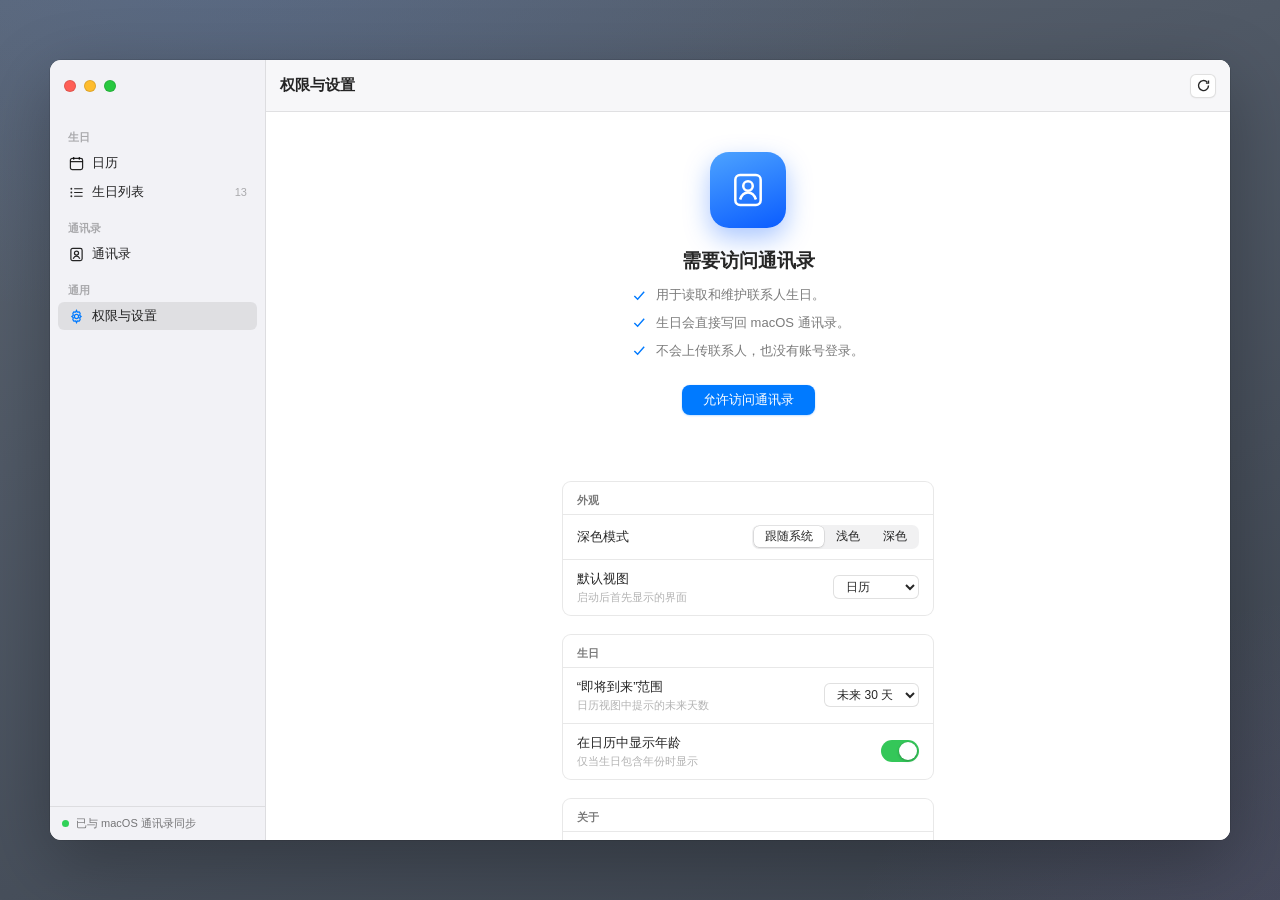
<file: app/index.html>
<!DOCTYPE html>
<html lang="zh-CN">
<head>
<meta charset="UTF-8">
<meta name="viewport" content="width=device-width, initial-scale=1.0">
<title>生日 · macOS 通讯录生日管理</title>
<style>
/* ============================================================
   设计系统：macOS 原生生产力工具
   清晰、克制、可信 —— 不做社交化 / 游戏化 / 营销化设计
   ============================================================ */
:root{
  /* 系统强调色（macOS systemBlue） */
  --accent:#007AFF;
  --accent-press:#0062CC;

  /* 历法语义色（macOS 系统色） */
  --cal-gregorian:#007AFF;            /* 公历 · 系统蓝 */
  --cal-gregorian-bg:rgba(0,122,255,.12);
  --cal-lunar:#E0412E;                /* 农历 · 朱色 */
  --cal-lunar-bg:rgba(224,65,46,.13);
  --cal-hebrew:#5856D6;               /* 希伯来历 · 靛蓝 */
  --cal-hebrew-bg:rgba(88,86,214,.13);
  --cal-islamic:#2FA44F;              /* 伊斯兰历 · 绿 */
  --cal-islamic-bg:rgba(47,164,79,.14);

  /* 浅色模式表面 */
  --window-bg:#ECECEE;
  --content-bg:#FFFFFF;
  --sidebar-bg:rgba(238,238,243,.72);
  --toolbar-bg:rgba(246,246,248,.8);
  --group-bg:#FFFFFF;
  --fill-tertiary:rgba(118,118,128,.10);
  --fill-quaternary:rgba(118,118,128,.07);
  --text-primary:rgba(0,0,0,.85);
  --text-secondary:rgba(0,0,0,.52);
  --text-tertiary:rgba(0,0,0,.30);
  --separator:rgba(0,0,0,.09);
  --separator-strong:rgba(0,0,0,.14);
  --control-bg:#FFFFFF;
  --control-stroke:rgba(0,0,0,.12);
  --hover-fill:rgba(0,0,0,.045);
  --selected-nav:rgba(0,0,0,.08);
  --shadow-window:0 22px 70px rgba(0,0,0,.28), 0 0 0 .5px rgba(0,0,0,.18);
  --traffic-border:rgba(0,0,0,.12);
}
html[data-theme="dark"]{
  --accent:#0A84FF;
  --accent-press:#2E93FF;

  --cal-gregorian:#0A84FF;
  --cal-gregorian-bg:rgba(10,132,255,.22);
  --cal-lunar:#FF6961;
  --cal-lunar-bg:rgba(255,105,97,.20);
  --cal-hebrew:#7D7AFF;
  --cal-hebrew-bg:rgba(125,122,255,.22);
  --cal-islamic:#30D158;
  --cal-islamic-bg:rgba(48,209,88,.20);

  --window-bg:#232325;
  --content-bg:#1E1E20;
  --sidebar-bg:rgba(38,38,42,.66);
  --toolbar-bg:rgba(40,40,44,.72);
  --group-bg:#2A2A2D;
  --fill-tertiary:rgba(120,120,128,.18);
  --fill-quaternary:rgba(120,120,128,.13);
  --text-primary:rgba(255,255,255,.88);
  --text-secondary:rgba(255,255,255,.55);
  --text-tertiary:rgba(255,255,255,.32);
  --separator:rgba(255,255,255,.10);
  --separator-strong:rgba(255,255,255,.16);
  --control-bg:#353538;
  --control-stroke:rgba(255,255,255,.14);
  --hover-fill:rgba(255,255,255,.06);
  --selected-nav:rgba(255,255,255,.12);
  --shadow-window:0 24px 76px rgba(0,0,0,.6), 0 0 0 .5px rgba(255,255,255,.12);
  --traffic-border:rgba(0,0,0,.35);
}

*{margin:0;padding:0;box-sizing:border-box;-webkit-font-smoothing:antialiased;}
html,body{height:100%;}
body{
  font-family:-apple-system,BlinkMacSystemFont,"SF Pro Text","SF Pro SC","PingFang SC","Helvetica Neue","Microsoft YaHei",sans-serif;
  font-size:13px;
  color:var(--text-primary);
  background:
    radial-gradient(1200px 700px at 18% -10%, rgba(96,140,220,.20), transparent 60%),
    radial-gradient(1000px 760px at 108% 112%, rgba(150,120,200,.16), transparent 55%),
    linear-gradient(160deg,#5a6472 0%,#3d444f 100%);
  display:flex;align-items:center;justify-content:center;
  padding:28px;
  transition:color .25s;
}
html[data-theme="dark"] body{
  background:
    radial-gradient(1200px 700px at 18% -10%, rgba(40,60,96,.55), transparent 60%),
    radial-gradient(1000px 760px at 108% 112%, rgba(52,40,80,.5), transparent 55%),
    linear-gradient(160deg,#101318 0%,#05070a 100%);
}

/* ---------- macOS 窗口 ---------- */
.window{
  width:min(1180px,100%);
  height:min(780px,calc(100vh - 56px));
  background:var(--content-bg);
  border-radius:11px;
  box-shadow:var(--shadow-window);
  overflow:hidden;
  display:flex;
  position:relative;
  transition:background .25s;
}

/* ---------- 侧边栏（source list） ---------- */
.sidebar{
  width:216px;flex-shrink:0;
  background:var(--sidebar-bg);
  -webkit-backdrop-filter:saturate(1.6) blur(28px);
  backdrop-filter:saturate(1.6) blur(28px);
  border-right:.5px solid var(--separator);
  display:flex;flex-direction:column;
  transition:background .25s;
}
.titlebar{
  height:52px;flex-shrink:0;
  display:flex;align-items:center;
  padding:0 14px;
}
.traffic{display:flex;gap:8px;}
.tl{width:12px;height:12px;border-radius:50%;border:.5px solid var(--traffic-border);
  display:flex;align-items:center;justify-content:center;}
.tl svg{opacity:0;transition:opacity .15s;}
.traffic:hover .tl svg{opacity:.6;}
.tl.close{background:#FF5F57;} .tl.min{background:#FEBC2E;} .tl.max{background:#28C840;}

.sidebar-scroll{flex:1;overflow-y:auto;padding:4px 8px 16px;}
.nav-label{
  font-size:11px;font-weight:600;color:var(--text-tertiary);
  padding:14px 10px 4px;letter-spacing:.02em;
}
.nav-item{
  display:flex;align-items:center;gap:7px;
  padding:5px 10px;border-radius:6px;
  font-size:13px;color:var(--text-primary);
  cursor:pointer;user-select:none;
  margin-bottom:1px;
  transition:background .12s;
}
.nav-item:hover{background:var(--hover-fill);}
.nav-item.active{background:var(--selected-nav);font-weight:500;}
.nav-item .nicon{width:17px;height:17px;flex-shrink:0;display:flex;align-items:center;justify-content:center;}
.nav-item .nicon svg{width:15px;height:15px;}
.nav-item.active .nicon{color:var(--accent);}
.nav-item .count{margin-left:auto;font-size:11px;color:var(--text-tertiary);}

.sidebar-foot{
  padding:9px 12px;border-top:.5px solid var(--separator);
  font-size:11px;color:var(--text-secondary);
  display:flex;align-items:center;gap:7px;
}
.dot-sync{width:7px;height:7px;border-radius:50%;background:#30D158;flex-shrink:0;}

/* ---------- 主列 ---------- */
.main{flex:1;display:flex;flex-direction:column;min-width:0;background:var(--content-bg);transition:background .25s;}

/* 工具栏 */
.toolbar{
  height:52px;flex-shrink:0;
  display:flex;align-items:center;gap:8px;
  padding:0 14px;
  background:var(--toolbar-bg);
  -webkit-backdrop-filter:saturate(1.6) blur(28px);
  backdrop-filter:saturate(1.6) blur(28px);
  border-bottom:.5px solid var(--separator);
  transition:background .25s;
}
.tb-title{font-size:15px;font-weight:600;margin-right:6px;}
.tb-spacer{flex:1;}

.search{
  display:flex;align-items:center;gap:5px;
  background:var(--fill-tertiary);
  border:.5px solid var(--control-stroke);
  border-radius:7px;
  padding:4px 8px;
  width:190px;
}
.search svg{width:12px;height:12px;color:var(--text-secondary);flex-shrink:0;}
.search input{
  border:none;outline:none;background:transparent;
  font-family:inherit;font-size:12px;color:var(--text-primary);width:100%;
}
.search input::placeholder{color:var(--text-tertiary);}

.btn{
  display:inline-flex;align-items:center;justify-content:center;gap:5px;
  height:24px;padding:0 11px;
  font-family:inherit;font-size:12px;font-weight:500;
  color:var(--text-primary);
  background:var(--control-bg);
  border:.5px solid var(--control-stroke);
  border-radius:6px;
  box-shadow:0 .5px 1.5px rgba(0,0,0,.06);
  cursor:pointer;user-select:none;
  transition:background .12s, transform .05s;
  white-space:nowrap;
}
.btn:hover{background:var(--hover-fill);}
.btn:active{transform:scale(.97);}
.btn.primary{background:var(--accent);border-color:transparent;color:#fff;box-shadow:0 .5px 2px rgba(0,122,255,.35);}
.btn.primary:hover{background:var(--accent-press);}
.btn svg{width:13px;height:13px;}
.btn.icon{padding:0;width:26px;}

/* 分段控件 */
.segmented{
  display:inline-flex;background:var(--fill-tertiary);
  border-radius:7px;padding:1.5px;gap:1px;
}
.segmented button{
  border:none;background:transparent;font-family:inherit;
  font-size:11.5px;font-weight:500;color:var(--text-primary);
  padding:3px 11px;border-radius:5.5px;cursor:pointer;
  transition:background .12s;
  white-space:nowrap;
}
.segmented button.on{background:var(--control-bg);box-shadow:0 1px 2px rgba(0,0,0,.12),0 0 0 .5px var(--control-stroke);}
html[data-theme="dark"] .segmented button.on{background:#5a5a5e;box-shadow:0 1px 2px rgba(0,0,0,.3);}

/* ---------- 视图容器 ---------- */
.views{flex:1;position:relative;overflow:hidden;}
.view{position:absolute;inset:0;display:none;flex-direction:column;overflow:hidden;}
.view.on{display:flex;}
.view-scroll{flex:1;overflow-y:auto;}
</style>
<style>
/* ============================================================
   日历视图
   ============================================================ */
.cal-wrap{flex:1;display:flex;min-height:0;}
.cal-main{flex:1;display:flex;flex-direction:column;min-width:0;}
.cal-week{
  display:grid;grid-template-columns:repeat(7,1fr);
  border-bottom:.5px solid var(--separator);
  flex-shrink:0;
}
.cal-week div{
  font-size:11px;font-weight:600;color:var(--text-secondary);
  text-align:right;padding:7px 10px 5px;
}
.cal-week div:first-child{color:#E0412E;}
.cal-grid{flex:1;display:grid;grid-template-columns:repeat(7,1fr);grid-auto-rows:1fr;min-height:0;}
.cal-cell{
  border-right:.5px solid var(--separator);
  border-bottom:.5px solid var(--separator);
  padding:5px 6px 4px;
  cursor:pointer;position:relative;
  display:flex;flex-direction:column;gap:3px;
  overflow:hidden;
  transition:background .12s;
}
.cal-cell:nth-child(7n){border-right:none;}
.cal-cell:hover{background:var(--hover-fill);}
.cal-cell.dim{background:var(--fill-quaternary);}
.cal-cell.selected{box-shadow:inset 0 0 0 1.5px var(--accent);}
.cal-cell .dnum{
  font-size:12px;font-weight:500;align-self:flex-end;
  width:21px;height:21px;display:flex;align-items:center;justify-content:center;
  border-radius:50%;color:var(--text-secondary);flex-shrink:0;
}
.cal-cell.dim .dnum{color:var(--text-tertiary);}
.cal-cell.today .dnum{background:#E0412E;color:#fff;font-weight:600;}
.pill{
  display:flex;align-items:center;gap:4px;
  font-size:10.5px;font-weight:500;line-height:1;
  padding:3px 6px;border-radius:4px;
  white-space:nowrap;overflow:hidden;text-overflow:ellipsis;
  cursor:default;
}
.pill::before{content:"";width:5px;height:5px;border-radius:50%;background:currentColor;flex-shrink:0;}
.pill.gregorian{color:var(--cal-gregorian);background:var(--cal-gregorian-bg);}
.pill.lunar{color:var(--cal-lunar);background:var(--cal-lunar-bg);}
.pill.hebrew{color:var(--cal-hebrew);background:var(--cal-hebrew-bg);}
.pill.islamic{color:var(--cal-islamic);background:var(--cal-islamic-bg);}
.cal-more{font-size:10px;color:var(--text-tertiary);padding-left:4px;}

/* 当天详情（右侧展开） */
.day-detail{
  width:264px;flex-shrink:0;border-left:.5px solid var(--separator);
  overflow-y:auto;background:var(--content-bg);
  animation:slideIn .18s ease;
}
@keyframes slideIn{from{opacity:0;transform:translateX(8px);}to{opacity:1;transform:none;}}
.dd-head{padding:16px 16px 10px;border-bottom:.5px solid var(--separator);}
.dd-date{font-size:17px;font-weight:600;}
.dd-sub{font-size:12px;color:var(--text-secondary);margin-top:2px;}
.dd-item{padding:13px 16px;border-bottom:.5px solid var(--separator);}
.dd-name{font-size:14px;font-weight:600;display:flex;align-items:center;gap:7px;}
.cal-dot{width:8px;height:8px;border-radius:50%;flex-shrink:0;}
.cal-dot.gregorian{background:var(--cal-gregorian);} .cal-dot.lunar{background:var(--cal-lunar);}
.cal-dot.hebrew{background:var(--cal-hebrew);} .cal-dot.islamic{background:var(--cal-islamic);}
.dd-rows{margin-top:7px;display:flex;flex-direction:column;gap:4px;}
.dd-row{display:flex;font-size:12px;}
.dd-row .k{width:78px;color:var(--text-secondary);flex-shrink:0;}
.dd-row .v{color:var(--text-primary);}
.dd-empty{padding:40px 20px;text-align:center;color:var(--text-tertiary);font-size:12px;}

/* ============================================================
   生日列表视图
   ============================================================ */
.list-bar{
  display:flex;align-items:center;gap:10px;flex-wrap:wrap;
  padding:11px 16px;border-bottom:.5px solid var(--separator);flex-shrink:0;
}
.list-bar .lbl{font-size:12px;color:var(--text-secondary);}
.select{
  height:24px;padding:0 8px;font-family:inherit;font-size:12px;
  color:var(--text-primary);background:var(--control-bg);
  border:.5px solid var(--control-stroke);border-radius:6px;outline:none;cursor:pointer;
}
table.records{width:100%;border-collapse:collapse;font-size:12.5px;}
.records thead th{
  position:sticky;top:0;z-index:2;
  background:var(--toolbar-bg);
  -webkit-backdrop-filter:blur(20px);backdrop-filter:blur(20px);
  text-align:left;font-size:11px;font-weight:600;color:var(--text-secondary);
  padding:7px 14px;border-bottom:.5px solid var(--separator-strong);
  white-space:nowrap;
}
.records tbody td{padding:9px 14px;border-bottom:.5px solid var(--separator);white-space:nowrap;vertical-align:middle;}
.records tbody tr{cursor:pointer;transition:background .1s;}
.records tbody tr:hover{background:var(--hover-fill);}
.rec-name{font-weight:600;font-size:13px;}
.rec-avatar{
  display:inline-flex;width:24px;height:24px;border-radius:50%;
  align-items:center;justify-content:center;
  font-size:10.5px;font-weight:600;color:#fff;margin-right:9px;vertical-align:middle;
}
.tag{
  display:inline-flex;align-items:center;gap:4px;
  font-size:11px;font-weight:500;padding:2.5px 8px;border-radius:5px;
}
.tag.gregorian{color:var(--cal-gregorian);background:var(--cal-gregorian-bg);}
.tag.lunar{color:var(--cal-lunar);background:var(--cal-lunar-bg);}
.tag.hebrew{color:var(--cal-hebrew);background:var(--cal-hebrew-bg);}
.tag.islamic{color:var(--cal-islamic);background:var(--cal-islamic-bg);}
.soon{color:#E0412E;font-weight:600;}
.passed{color:var(--text-tertiary);}
.today-badge{
  display:inline-block;background:#E0412E;color:#fff;
  font-size:10px;font-weight:600;padding:1px 6px;border-radius:4px;margin-left:7px;vertical-align:1px;
}

/* ============================================================
   通讯录视图
   ============================================================ */
.contacts-wrap{flex:1;display:flex;min-height:0;}
.clist{
  width:250px;flex-shrink:0;border-right:.5px solid var(--separator);
  display:flex;flex-direction:column;min-height:0;background:var(--fill-quaternary);
}
.clist-search{padding:10px 10px 8px;border-bottom:.5px solid var(--separator);}
.clist-scroll{flex:1;overflow-y:auto;padding:6px;}
.citem{
  display:flex;align-items:center;gap:9px;
  padding:6px 8px;border-radius:7px;cursor:pointer;transition:background .1s;
}
.citem:hover{background:var(--hover-fill);}
.citem.active{background:var(--accent);}
.citem.active .cname,.citem.active .csub{color:#fff;}
.citem.active .csub{opacity:.8;}
.cavatar{width:30px;height:30px;border-radius:50%;flex-shrink:0;
  display:flex;align-items:center;justify-content:center;
  font-size:11.5px;font-weight:600;color:#fff;}
.cname{font-size:13px;font-weight:500;}
.csub{font-size:11px;color:var(--text-secondary);margin-top:1px;}
.citem.active .csub{color:rgba(255,255,255,.85);}

.cdetail{flex:1;overflow-y:auto;min-width:0;}
.cd-inner{max-width:520px;margin:0 auto;padding:26px 30px 60px;}
.cd-head{display:flex;align-items:center;gap:15px;margin-bottom:22px;}
.cd-avatar{width:62px;height:62px;border-radius:50%;flex-shrink:0;
  display:flex;align-items:center;justify-content:center;
  font-size:23px;font-weight:500;color:#fff;}
.cd-name{font-size:21px;font-weight:600;}
.cd-org{font-size:13px;color:var(--text-secondary);margin-top:3px;}
.group{
  background:var(--group-bg);border:.5px solid var(--separator);
  border-radius:9px;overflow:hidden;margin-bottom:18px;
  transition:background .25s;
}
.group-title{
  font-size:11px;font-weight:600;color:var(--text-secondary);
  padding:11px 14px 6px;letter-spacing:.02em;
}
.frow{
  display:flex;align-items:center;gap:12px;
  padding:9px 14px;border-top:.5px solid var(--separator);
  min-height:38px;
}
.frow:first-of-type{border-top:none;}
.frow .fk{width:110px;flex-shrink:0;font-size:12.5px;color:var(--text-secondary);text-align:right;}
.frow .fv{flex:1;font-size:13px;display:flex;align-items:center;gap:8px;flex-wrap:wrap;}
.frow .fhint{font-size:11px;color:var(--text-tertiary);}
input.field,select.field{
  height:25px;padding:0 8px;font-family:inherit;font-size:12.5px;
  color:var(--text-primary);background:var(--control-bg);
  border:.5px solid var(--control-stroke);border-radius:6px;outline:none;
}
input.field:focus,select.field:focus{box-shadow:0 0 0 3px var(--cal-gregorian-bg);border-color:var(--accent);}
input.field.w4{width:64px;} input.field.w2{width:48px;}
.switch{position:relative;width:38px;height:22px;flex-shrink:0;cursor:pointer;}
.switch input{opacity:0;width:0;height:0;}
.sw-track{
  position:absolute;inset:0;border-radius:11px;background:var(--fill-tertiary);
  transition:background .2s;
}
.sw-track::after{
  content:"";position:absolute;top:2px;left:2px;width:18px;height:18px;border-radius:50%;
  background:#fff;box-shadow:0 1px 3px rgba(0,0,0,.25),0 0 0 .5px rgba(0,0,0,.05);
  transition:transform .2s;
}
.switch input:checked + .sw-track{background:#34C759;}
.switch input:checked + .sw-track::after{transform:translateX(16px);}

.save-state{
  display:flex;align-items:center;gap:8px;
  padding:4px 2px;font-size:12px;min-height:24px;
}
.save-ok{color:#28A745;display:none;align-items:center;gap:6px;}
.save-err{color:#E0412E;display:none;align-items:center;gap:6px;}
.save-ok.on,.save-err.on{display:inline-flex;animation:slideIn .2s ease;}

/* ============================================================
   权限与设置视图
   ============================================================ */
.perm-scroll{flex:1;overflow-y:auto;display:flex;flex-direction:column;}
.perm-hero{
  flex:1;display:flex;flex-direction:column;align-items:center;justify-content:center;
  padding:40px 30px;text-align:center;
}
.perm-icon{
  width:76px;height:76px;border-radius:19px;
  background:linear-gradient(160deg,#4DA3FF,#0A5CFF);
  display:flex;align-items:center;justify-content:center;
  box-shadow:0 10px 26px rgba(10,92,255,.35);
  margin-bottom:20px;
}
.perm-icon svg{width:38px;height:38px;color:#fff;}
.perm-title{font-size:19px;font-weight:600;margin-bottom:12px;}
.perm-points{list-style:none;text-align:left;margin:0 auto 24px;max-width:400px;
  display:flex;flex-direction:column;gap:9px;}
.perm-points li{display:flex;gap:9px;font-size:13px;color:var(--text-secondary);line-height:1.45;}
.perm-points svg{width:15px;height:15px;color:var(--accent);flex-shrink:0;margin-top:1.5px;}
.perm-actions{display:flex;flex-direction:column;gap:10px;align-items:center;}
.btn.big{height:30px;padding:0 20px;font-size:13px;border-radius:8px;}
.perm-note{font-size:11.5px;color:var(--text-tertiary);max-width:380px;line-height:1.5;}
.perm-denied{display:none;flex-direction:column;gap:8px;align-items:center;margin-top:4px;}
.perm-denied.on{display:flex;}
.perm-denied .msg{font-size:12px;color:#E0412E;}

/* 设置区块 */
.settings-inner{max-width:560px;margin:0 auto;padding:26px 30px 60px;}
.set-row{display:flex;align-items:center;padding:10px 14px;border-top:.5px solid var(--separator);font-size:13px;min-height:42px;}
.set-row:first-of-type{border-top:none;}
.set-row .sk{flex:1;}
.set-row .sdesc{font-size:11px;color:var(--text-tertiary);margin-top:2px;}

/* ============================================================
   空状态 / Toast
   ============================================================ */
.empty{
  flex:1;display:flex;flex-direction:column;align-items:center;justify-content:center;
  gap:9px;padding:40px;color:var(--text-tertiary);text-align:center;
}
.empty svg{width:44px;height:44px;opacity:.5;}
.empty .et{font-size:14px;font-weight:600;color:var(--text-secondary);}
.empty .ed{font-size:12px;max-width:300px;line-height:1.5;}

.toast{
  position:absolute;left:50%;bottom:26px;transform:translateX(-50%) translateY(16px);
  background:rgba(40,40,42,.92);color:#fff;
  -webkit-backdrop-filter:blur(10px);backdrop-filter:blur(10px);
  font-size:12.5px;font-weight:500;
  padding:9px 16px;border-radius:9px;
  box-shadow:0 6px 22px rgba(0,0,0,.3);
  opacity:0;pointer-events:none;transition:opacity .25s,transform .25s;
  display:flex;align-items:center;gap:8px;z-index:50;
}
.toast.on{opacity:1;transform:translateX(-50%) translateY(0);}
.toast svg{width:14px;height:14px;color:#30D158;}

::-webkit-scrollbar{width:9px;height:9px;}
::-webkit-scrollbar-thumb{background:rgba(0,0,0,.18);border-radius:5px;border:2px solid transparent;background-clip:content-box;}
html[data-theme="dark"] ::-webkit-scrollbar-thumb{background:rgba(255,255,255,.2);border:2px solid transparent;background-clip:content-box;}
::-webkit-scrollbar-track{background:transparent;}

:focus-visible{outline:2px solid var(--accent);outline-offset:1px;border-radius:4px;}
</style>
</head>
<body>
<div class="window" role="application" aria-label="生日">
  <!-- ================= 侧边栏 ================= -->
  <aside class="sidebar">
    <div class="titlebar">
      <div class="traffic">
        <span class="tl close"><svg width="7" height="7" viewBox="0 0 8 8"><path d="M1 1l6 6M7 1L1 7" stroke="#5b0000" stroke-width="1.2"/></svg></span>
        <span class="tl min"><svg width="7" height="7" viewBox="0 0 8 8"><path d="M1 4h6" stroke="#6d4b00" stroke-width="1.2"/></svg></span>
        <span class="tl max"><svg width="7" height="7" viewBox="0 0 8 8"><path d="M1.5 6.5V1.5h5v5z" fill="none" stroke="#0f5b1e" stroke-width="1"/></svg></span>
      </div>
    </div>
    <nav class="sidebar-scroll" aria-label="导航">
      <div class="nav-label">生日</div>
      <div class="nav-item active" data-view="calendar" tabindex="0" role="button" aria-label="日历">
        <span class="nicon"><svg viewBox="0 0 16 16" fill="none" stroke="currentColor" stroke-width="1.3"><rect x="1.5" y="2.5" width="13" height="12" rx="2"/><path d="M1.5 6h13M5 1v3M11 1v3"/></svg></span>
        日历
      </div>
      <div class="nav-item" data-view="list" tabindex="0" role="button" aria-label="生日列表">
        <span class="nicon"><svg viewBox="0 0 16 16" fill="none" stroke="currentColor" stroke-width="1.3"><path d="M5.5 4h9M5.5 8h9M5.5 12h9"/><circle cx="2.5" cy="4" r="1" fill="currentColor" stroke="none"/><circle cx="2.5" cy="8" r="1" fill="currentColor" stroke="none"/><circle cx="2.5" cy="12" r="1" fill="currentColor" stroke="none"/></svg></span>
        生日列表
        <span class="count" id="navCount">9</span>
      </div>
      <div class="nav-label">通讯录</div>
      <div class="nav-item" data-view="contacts" tabindex="0" role="button" aria-label="通讯录">
        <span class="nicon"><svg viewBox="0 0 16 16" fill="none" stroke="currentColor" stroke-width="1.3"><rect x="2" y="1.5" width="12" height="13" rx="2"/><circle cx="8" cy="6.5" r="2.2"/><path d="M4.5 12.5c.7-1.8 2-2.7 3.5-2.7s2.8.9 3.5 2.7"/></svg></span>
        通讯录
      </div>
      <div class="nav-label">通用</div>
      <div class="nav-item" data-view="permissions" tabindex="0" role="button" aria-label="权限与设置">
        <span class="nicon"><svg viewBox="0 0 16 16" fill="none" stroke="currentColor" stroke-width="1.3"><circle cx="8" cy="8" r="2.2"/><path d="M8 1.5l.9 1.8 2-.3 1 1.7-.5 2 1.5 1.3-1.5 1.3.5 2-1 1.7-2-.3L8 14.5l-.9-1.8-2 .3-1-1.7.5-2L3.1 8l1.5-1.3-.5-2 1-1.7 2 .3z"/></svg></span>
        权限与设置
      </div>
    </nav>
    <div class="sidebar-foot">
      <span class="dot-sync"></span>
      <span id="syncLabel">已与 macOS 通讯录同步</span>
    </div>
  </aside>

  <!-- ================= 主列 ================= -->
  <div class="main">
    <!-- 工具栏 -->
    <div class="toolbar">
      <span class="tb-title" id="tbTitle">日历</span>

      <!-- 日历视图工具 -->
      <span id="tb-cal" class="tbgroup" style="display:flex;align-items:center;gap:8px;">
        <button class="btn" id="btnToday">今天</button>
        <button class="btn icon" id="btnPrev" aria-label="上个月"><svg viewBox="0 0 12 12" fill="none" stroke="currentColor" stroke-width="1.6"><path d="M7.5 2.5L4 6l3.5 3.5"/></svg></button>
        <button class="btn icon" id="btnNext" aria-label="下个月"><svg viewBox="0 0 12 12" fill="none" stroke="currentColor" stroke-width="1.6"><path d="M4.5 2.5L8 6l-3.5 3.5"/></svg></button>
        <span style="font-size:13px;font-weight:600;min-width:86px;" id="calMonthLabel">2026年8月</span>
      </span>

      <!-- 列表视图工具 -->
      <span id="tb-list" class="tbgroup" style="display:none;align-items:center;gap:8px;">
        <span class="lbl" style="font-size:12px;color:var(--text-secondary);">筛选</span>
        <span class="segmented" id="filterSeg" role="tablist">
          <button class="on" data-f="all">全部</button>
          <button data-f="gregorian">公历</button>
          <button data-f="lunar">农历</button>
          <button data-f="hebrew">希伯来历</button>
          <button data-f="islamic">伊斯兰历</button>
        </span>
      </span>

      <div class="tb-spacer"></div>

      <!-- 搜索（日历/列表/通讯录共用） -->
      <div class="search" id="tbSearch">
        <svg viewBox="0 0 12 12" fill="none" stroke="currentColor" stroke-width="1.4"><circle cx="5" cy="5" r="3.5"/><path d="M7.8 7.8L11 11"/></svg>
        <input id="searchInput" type="search" placeholder="搜索" aria-label="搜索联系人姓名">
      </div>

      <span id="tb-cal2" class="tbgroup" style="display:flex;align-items:center;gap:8px;">
        <span class="segmented" id="viewSeg">
          <button class="on" data-m="month">月</button>
          <button data-m="upcoming">即将到来</button>
        </span>
      </span>

      <button class="btn icon" id="btnRefresh" title="刷新通讯录" aria-label="刷新通讯录">
        <svg viewBox="0 0 13 13" fill="none" stroke="currentColor" stroke-width="1.4"><path d="M11.5 6.5a5 5 0 1 1-1.4-3.4M11.5 1.5v2.6H8.9"/></svg>
      </button>
    </div>

    <!-- 视图容器 -->
    <div class="views">

      <!-- ========== 日历视图 ========== -->
      <section class="view on" id="view-calendar" aria-label="日历视图">
        <div class="cal-wrap">
          <div class="cal-main">
            <div class="cal-week"><div>日</div><div>一</div><div>二</div><div>三</div><div>四</div><div>五</div><div>六</div></div>
            <div class="cal-grid" id="calGrid"></div>
          </div>
          <aside class="day-detail" id="dayDetail" style="display:none;" aria-label="当天生日详情"></aside>
        </div>
        <!-- 即将到来 -->
        <div class="view-scroll" id="upcomingPane" style="display:none;"></div>
      </section>

      <!-- ========== 生日列表视图 ========== -->
      <section class="view" id="view-list" aria-label="生日列表视图">
        <div class="list-bar">
          <span class="lbl">排序</span>
          <select class="select" id="sortSel" aria-label="排序方式">
            <option value="next">最近生日</option>
            <option value="name">姓名</option>
            <option value="age">年龄</option>
            <option value="cal">历法</option>
          </select>
          <div class="tb-spacer"></div>
          <span class="lbl" id="listCount" style="font-size:12px;color:var(--text-tertiary);"></span>
        </div>
        <div class="view-scroll">
          <table class="records" aria-label="生日记录">
            <thead><tr>
              <th>联系人</th><th>生日类型</th><th>原始日期</th>
              <th>今年日期</th><th>年龄</th><th>下次生日</th>
            </tr></thead>
            <tbody id="recBody"></tbody>
          </table>
          <div class="empty" id="listEmpty" style="display:none;">
            <svg viewBox="0 0 24 24" fill="none" stroke="currentColor" stroke-width="1.2"><circle cx="11" cy="11" r="7"/><path d="M16 16l5 5"/></svg>
            <div class="et">没有找到匹配的生日记录</div>
            <div class="ed">试试更换搜索关键词，或清除筛选条件。</div>
          </div>
        </div>
      </section>

      <!-- ========== 通讯录视图 ========== -->
      <section class="view" id="view-contacts" aria-label="通讯录视图">
        <div class="contacts-wrap">
          <div class="clist">
            <div class="clist-search">
              <div class="search" style="width:100%;">
                <svg viewBox="0 0 12 12" fill="none" stroke="currentColor" stroke-width="1.4"><circle cx="5" cy="5" r="3.5"/><path d="M7.8 7.8L11 11"/></svg>
                <input id="cSearch" type="search" placeholder="搜索联系人" aria-label="搜索联系人">
              </div>
            </div>
            <div class="clist-scroll" id="cList"></div>
          </div>
          <div class="cdetail" id="cDetail"></div>
        </div>
      </section>

      <!-- ========== 权限与设置视图 ========== -->
      <section class="view" id="view-permissions" aria-label="权限与设置">
        <div class="perm-scroll" id="permScroll">
          <!-- 权限说明 -->
          <div class="perm-hero" id="permHero">
            <div class="perm-icon">
              <svg viewBox="0 0 24 24" fill="none" stroke="currentColor" stroke-width="1.6"><rect x="4" y="2.5" width="16" height="19" rx="3"/><circle cx="12" cy="9.5" r="3"/><path d="M7 18c1-3 2.8-4.4 5-4.4s4 1.4 5 4.4"/></svg>
            </div>
            <div class="perm-title">需要访问通讯录</div>
            <ul class="perm-points">
              <li><svg viewBox="0 0 16 16" fill="none" stroke="currentColor" stroke-width="1.5"><path d="M2.5 8.5l3.5 3.5 7-8"/></svg><span>用于读取和维护联系人生日。</span></li>
              <li><svg viewBox="0 0 16 16" fill="none" stroke="currentColor" stroke-width="1.5"><path d="M2.5 8.5l3.5 3.5 7-8"/></svg><span>生日会直接写回 macOS 通讯录。</span></li>
              <li><svg viewBox="0 0 16 16" fill="none" stroke="currentColor" stroke-width="1.5"><path d="M2.5 8.5l3.5 3.5 7-8"/></svg><span>不会上传联系人，也没有账号登录。</span></li>
            </ul>
            <div class="perm-actions">
              <button class="btn primary big" id="btnAllow">允许访问通讯录</button>
              <div class="perm-denied" id="permDenied">
                <span class="msg">尚未获得通讯录权限。</span>
                <button class="btn big" id="btnSysSettings">前往系统设置</button>
                <span class="perm-note">请在“系统设置 &gt; 隐私与安全性 &gt; 通讯录”中为本 App 开启访问权限。</span>
              </div>
              <span class="perm-note" id="permGrantedNote" style="display:none;color:#28A745;">已获得通讯录访问权限，可直接读取并写回系统通讯录。</span>
            </div>
          </div>
          <!-- 设置 -->
          <div class="settings-inner">
            <div class="group">
              <div class="group-title">外观</div>
              <div class="set-row">
                <div class="sk">深色模式</div>
                <span class="segmented" id="themeSeg">
                  <button data-t="system" class="on">跟随系统</button>
                  <button data-t="light">浅色</button>
                  <button data-t="dark">深色</button>
                </span>
              </div>
              <div class="set-row">
                <div class="sk">默认视图<div class="sdesc">启动后首先显示的界面</div></div>
                <select class="select" id="defViewSel">
                  <option value="calendar">日历</option>
                  <option value="list">生日列表</option>
                  <option value="contacts">通讯录</option>
                </select>
              </div>
            </div>
            <div class="group">
              <div class="group-title">生日</div>
              <div class="set-row">
                <div class="sk">“即将到来”范围<div class="sdesc">日历视图中提示的未来天数</div></div>
                <select class="select"><option>未来 7 天</option><option selected>未来 30 天</option><option>未来 90 天</option></select>
              </div>
              <div class="set-row">
                <div class="sk">在日历中显示年龄<div class="sdesc">仅当生日包含年份时显示</div></div>
                <label class="switch"><input type="checkbox" checked><span class="sw-track"></span></label>
              </div>
            </div>
            <div class="group">
              <div class="group-title">关于</div>
              <div class="set-row"><div class="sk">数据来源</div><span style="color:var(--text-secondary);font-size:12.5px;">macOS 通讯录</span></div>
              <div class="set-row"><div class="sk">支持的历法</div>
                <span style="display:flex;gap:5px;flex-wrap:wrap;">
                  <span class="tag gregorian">公历</span><span class="tag lunar">农历</span>
                  <span class="tag hebrew">希伯来历 / עברי</span><span class="tag islamic">伊斯兰历 / هجري</span>
                </span>
              </div>
            </div>
          </div>
        </div>
      </section>

    </div><!-- /views -->

    <div class="toast" id="toast" role="status">
      <svg viewBox="0 0 16 16" fill="none" stroke="currentColor" stroke-width="1.8"><path d="M2.5 8.5l3.5 3.5 7-8"/></svg>
      <span id="toastMsg">已写入通讯录</span>
    </div>
  </div>
</div>
<script>
/* ============================================================
   数据：全部来自 macOS 通讯录（原型演示数据）
   设计基准“今天” = 2026-08-04
   ============================================================ */
const TODAY = new Date(2026,7,4);
const DAY = 86400000;
const addDays=(d,n)=>new Date(d.getTime()+n*DAY);
const sameDay=(a,b)=>a.getFullYear()===b.getFullYear()&&a.getMonth()===b.getMonth()&&a.getDate()===b.getDate();
const daysUntil=(d)=>Math.round((new Date(d.getFullYear(),d.getMonth(),d.getDate())-new Date(TODAY.getFullYear(),TODAY.getMonth(),TODAY.getDate()))/DAY);

const CALS={
  gregorian:{name:'公历',cls:'gregorian'},
  lunar:{name:'农历',cls:'lunar'},
  hebrew:{name:'希伯来历 / עברי',cls:'hebrew'},
  islamic:{name:'伊斯兰历 / هجري',cls:'islamic'},
};
const AVCOLORS=['#5E8CE6','#E0654F','#3FA66A','#8E6FD0','#D0953B','#4FA8C9','#C95F8B','#7A8B3F'];

/* 每个生日记录：公历生日按每年 month/day 重复；非公历给出今年对应公历日期与下次生日 */
function rec(cal,origLabel,year,gMonth,gDay,thisY,next,leap,nM,nD){
  return {cal,origLabel,year,gMonth,gDay,leap:!!leap,
    thisYear:thisY, next:next, nM:nM||null, nD:nD||null};
}
const D=(y,m,d)=>new Date(y,m-1,d);

const PEOPLE=[
 {id:'wxm',name:'王小明',org:'字节跳动 · 产品',color:AVCOLORS[0],birthdays:[
   rec('lunar','六月初八',1994,8,21,D(2026,8,21),D(2026,8,21),false,6,8),
   rec('gregorian','1994-07-12',1994,7,12,D(2026,7,12),D(2027,7,12)),
 ]},
 {id:'sarah',name:'Sarah Chen',org:'—',color:AVCOLORS[3],birthdays:[
   rec('gregorian','03-05',null,3,5,D(2026,3,5),D(2027,3,5)),
 ]},
 {id:'ahmed',name:'Ahmed Hassan',org:'Cairo Univ.',color:AVCOLORS[2],birthdays:[
   rec('islamic','رمضان 12',null,2,1,D(2026,2,1),D(2027,1,20),false,9,12),
 ]},
 {id:'csy',name:'陈思远',org:'自由职业',color:AVCOLORS[1],birthdays:[
   rec('gregorian','1990-08-04',1990,8,4,D(2026,8,4),D(2026,8,4)),
 ]},
 {id:'lj',name:'李静',org:'妈妈',color:AVCOLORS[6],birthdays:[
   rec('lunar','七月初一',1992,8,13,D(2026,8,13),D(2026,8,13),false,7,1),
 ]},
 {id:'david',name:'David Cohen',org:'—',color:AVCOLORS[4],birthdays:[
   rec('hebrew','אלול א׳',null,8,14,D(2026,8,14),D(2026,8,14),false,12,1),
 ]},
 {id:'lzh',name:'林子涵',org:'腾讯 · 设计',color:AVCOLORS[5],birthdays:[
   rec('gregorian','1988-08-21',1988,8,21,D(2026,8,21),D(2026,8,21)),
 ]},
 {id:'zw',name:'张伟',org:'大学同学',color:AVCOLORS[7],birthdays:[
   rec('gregorian','08-30',null,8,30,D(2026,8,30),D(2026,8,30)),
 ]},
 {id:'zm',name:'赵敏',org:'姑姑',color:AVCOLORS[1],birthdays:[
   rec('lunar','闰六月初五',1990,8,18,D(2026,8,18),D(2026,8,18),true,6,5),
 ]},
 {id:'kevin',name:'Kevin Wu',org:'—',color:AVCOLORS[0],birthdays:[
   rec('gregorian','1995-08-08',1995,8,8,D(2026,8,8),D(2026,8,8)),
 ]},
 {id:'sy',name:'孙悦',org:'表姐',color:AVCOLORS[3],birthdays:[
   rec('lunar','七月十五',null,8,27,D(2026,8,27),D(2026,8,27),false,7,15),
 ]},
 {id:'maria',name:'Maria Garcia',org:'—',color:AVCOLORS[5],birthdays:[
   rec('gregorian','1985-09-02',1985,9,2,D(2026,9,2),D(2026,9,2)),
 ]},
];

/* ============================================================
   通用
   ============================================================ */
const $=s=>document.querySelector(s);
const $$=s=>document.querySelectorAll(s);
const fmtDate=d=>`${d.getFullYear()}-${String(d.getMonth()+1).padStart(2,'0')}-${String(d.getDate()).padStart(2,'0')}`;
const fmtDateCN=d=>`${d.getFullYear()}年${d.getMonth()+1}月${d.getDate()}日`;
function toast(msg,ok=true){
  const t=$('#toast');$('#toastMsg').textContent=msg;
  t.querySelector('svg').style.color=ok?'#30D158':'#FF6961';
  t.classList.add('on');clearTimeout(t._tm);
  t._tm=setTimeout(()=>t.classList.remove('on'),2200);
}
function avatarHTML(name,color,size){
  const ch=/[\u4e00-\u9fa5]/.test(name[0])?name[0]:name[0].toUpperCase();
  return `<span class="cavatar" style="background:${color};${size?`width:${size}px;height:${size}px;font-size:${size*0.38}px;`:''}">${ch}</span>`;
}

/* 某公历日期命中的生日 */
function birthdaysOn(date){
  const out=[];
  PEOPLE.forEach(p=>p.birthdays.forEach(b=>{
    let hit=false;
    if(b.cal==='gregorian'){
      hit=(date.getMonth()+1===b.gMonth && date.getDate()===b.gDay);
    }else{
      hit=sameDay(date,b.thisYear)||sameDay(date,b.next);
    }
    if(hit)out.push({person:p,b});
  }));
  return out;
}
function ageOn(b,date){ return b.year? date.getFullYear()-b.year : null; }

/* ============================================================
   视图切换 + 工具栏
   ============================================================ */
const VIEW_TITLES={calendar:'日历',list:'生日列表',contacts:'通讯录',permissions:'权限与设置'};
function switchView(v){
  $$('.nav-item').forEach(n=>n.classList.toggle('active',n.dataset.view===v));
  $$('.view').forEach(s=>s.classList.toggle('on',s.id==='view-'+v));
  $('#tbTitle').textContent=VIEW_TITLES[v];
  $('#tb-cal').style.display=(v==='calendar')?'flex':'none';
  $('#tb-cal2').style.display=(v==='calendar')?'flex':'none';
  $('#tb-list').style.display=(v==='list')?'flex':'none';
  $('#tbSearch').style.display=(v==='list'||v==='calendar')?'flex':'none';
  if(v==='list')renderList();
  if(v==='contacts')renderContacts();
  if(v==='calendar')renderCalendar();
}
$$('.nav-item').forEach(n=>{
  n.addEventListener('click',()=>switchView(n.dataset.view));
  n.addEventListener('keydown',e=>{if(e.key==='Enter'||e.key===' '){e.preventDefault();switchView(n.dataset.view);}});
});

/* ============================================================
   日历视图
   ============================================================ */
let calCursor=new Date(2026,7,1);   // 当前查看的月份
let selectedDate=new Date(TODAY);
let calMode='month';

function renderCalendar(){
  $('#calMonthLabel').textContent=`${calCursor.getFullYear()}年${calCursor.getMonth()+1}月`;
  const grid=$('#calGrid');grid.innerHTML='';
  const first=new Date(calCursor.getFullYear(),calCursor.getMonth(),1);
  const startWeekday=first.getDay();
  const startDate=addDays(first,-startWeekday);
  const daysInMonth=new Date(calCursor.getFullYear(),calCursor.getMonth()+1,0).getDate();
  const weeks=Math.ceil((startWeekday+daysInMonth)/7);
  for(let i=0;i<weeks*7;i++){
    const d=addDays(startDate,i);
    const inMonth=d.getMonth()===calCursor.getMonth();
    const cell=document.createElement('div');
    cell.className='cal-cell'+(inMonth?'':' dim')+(sameDay(d,TODAY)?' today':'')+(sameDay(d,selectedDate)?' selected':'');
    cell.setAttribute('role','button');
    cell.setAttribute('aria-label',fmtDateCN(d)+(sameDay(d,TODAY)?'，今天':''));
    let html=`<span class="dnum">${d.getDate()}</span>`;
    if(inMonth){
      const hits=birthdaysOn(d);
      const max=3;
      hits.slice(0,max).forEach(({person,b})=>{
        html+=`<span class="pill ${CALS[b.cal].cls}">${person.name} · ${shortCal(b.cal)}</span>`;
      });
      if(hits.length>max)html+=`<span class="cal-more">还有 ${hits.length-max} 个…</span>`;
    }
    cell.innerHTML=html;
    cell.addEventListener('click',()=>{selectedDate=d;renderCalendar();renderDayDetail(d);});
    grid.appendChild(cell);
  }
}
function shortCal(cal){
  return {gregorian:'公历',lunar:'农历',hebrew:'עברי',islamic:'هجري'}[cal];
}
function renderDayDetail(d){
  const panel=$('#dayDetail');panel.style.display='block';
  const hits=birthdaysOn(d);
  const wk=['周日','周一','周二','周三','周四','周五','周六'][d.getDay()];
  let head=`<div class="dd-head"><div class="dd-date">${d.getMonth()+1}月${d.getDate()}日 ${wk}</div>
    <div class="dd-sub">${sameDay(d,TODAY)?'今天 · ':''}${hits.length?hits.length+' 个生日':'没有生日'}</div></div>`;
  if(!hits.length){
    panel.innerHTML=head+`<div class="dd-empty">这一天没有联系人生日。</div>`;
    return;
  }
  panel.innerHTML=head+hits.map(({person,b})=>{
    const age=ageOn(b,d);
    return `<div class="dd-item">
      <div class="dd-name"><span class="cal-dot ${CALS[b.cal].cls}"></span>${person.name}</div>
      <div class="dd-rows">
        <div class="dd-row"><span class="k">${CALS[b.cal].name.split(' ')[0]}生日</span><span class="v">${b.origLabel}</span></div>
        ${b.cal!=='gregorian'?`<div class="dd-row"><span class="k">今年对应</span><span class="v">${fmtDateCN(b.thisYear)}</span></div>`:''}
        <div class="dd-row"><span class="k">年龄</span><span class="v">${age!==null?age+' 岁':'年龄未知'}</span></div>
        <div class="dd-row"><span class="k">来源</span><span class="v" style="color:var(--text-tertiary);">macOS 通讯录</span></div>
      </div>
    </div>`;
  }).join('');
}
$('#btnPrev').addEventListener('click',()=>{calCursor=new Date(calCursor.getFullYear(),calCursor.getMonth()-1,1);renderCalendar();});
$('#btnNext').addEventListener('click',()=>{calCursor=new Date(calCursor.getFullYear(),calCursor.getMonth()+1,1);renderCalendar();});
$('#btnToday').addEventListener('click',()=>{calCursor=new Date(TODAY.getFullYear(),TODAY.getMonth(),1);selectedDate=new Date(TODAY);renderCalendar();renderDayDetail(TODAY);});

/* 月 / 即将到来 切换 */
$$('#viewSeg button').forEach(b=>b.addEventListener('click',()=>{
  $$('#viewSeg button').forEach(x=>x.classList.toggle('on',x===b));
  calMode=b.dataset.m;
  $('.cal-wrap').style.display=calMode==='month'?'flex':'none';
  $('#upcomingPane').style.display=calMode==='upcoming'?'block':'none';
  if(calMode==='upcoming')renderUpcoming();
}));
function renderUpcoming(){
  const pane=$('#upcomingPane');
  const range=30,items=[];
  for(let i=0;i<=range;i++){
    const d=addDays(TODAY,i);
    birthdaysOn(d).forEach(h=>items.push({d,...h}));
  }
  if(!items.length){pane.innerHTML=`<div class="empty"><div class="et">未来 ${range} 天没有生日</div></div>`;return;}
  let html=`<div style="max-width:640px;margin:0 auto;padding:20px 26px;">
    <div style="font-size:12px;color:var(--text-secondary);margin-bottom:12px;">未来 ${range} 天 · ${items.length} 个生日</div>`;
  let lastDay=null;
  items.forEach(({d,person,b})=>{
    const key=fmtDate(d);
    if(key!==lastDay){
      lastDay=key;
      const du=daysUntil(d);
      html+=`<div style="font-size:12px;font-weight:600;color:var(--text-secondary);padding:12px 2px 5px;">${d.getMonth()+1}月${d.getDate()}日${du===0?' · 今天':du===1?' · 明天':''}</div>`;
    }
    const age=ageOn(b,d);
    html+=`<div style="display:flex;align-items:center;gap:11px;background:var(--group-bg);border:.5px solid var(--separator);border-radius:9px;padding:9px 13px;margin-bottom:7px;">
      ${avatarHTML(person.name,person.color,30)}
      <div style="flex:1;min-width:0;">
        <div style="font-size:13.5px;font-weight:600;">${person.name}${age!==null?`<span style="font-weight:400;color:var(--text-secondary);font-size:12px;"> · 满 ${age} 岁</span>`:''}</div>
        <div style="font-size:11.5px;color:var(--text-secondary);margin-top:1px;">${b.origLabel}${b.cal!=='gregorian'?' → '+fmtDateCN(b.thisYear):''}</div>
      </div>
      <span class="tag ${CALS[b.cal].cls}">${CALS[b.cal].name.split(' ')[0]}</span>
      <span style="font-size:12px;color:var(--text-secondary);min-width:56px;text-align:right;">${daysUntil(d)===0?'<b style="color:#E0412E;">今天</b>':daysUntil(d)+' 天后'}</span>
    </div>`;
  });
  pane.innerHTML=html+'</div>';
}

/* ============================================================
   生日列表视图
   ============================================================ */
let filterCal='all',sortBy='next',searchQ='';
function allRecords(){
  const out=[];
  PEOPLE.forEach(p=>p.birthdays.forEach(b=>out.push({person:p,b})));
  return out;
}
function renderList(){
  let rows=allRecords();
  if(filterCal!=='all')rows=rows.filter(r=>r.b.cal===filterCal);
  if(searchQ)rows=rows.filter(r=>r.person.name.toLowerCase().includes(searchQ.toLowerCase()));
  const calOrder={gregorian:0,lunar:1,hebrew:2,islamic:3};
  rows.sort((a,b)=>{
    if(sortBy==='next')return a.b.next-b.b.next;
    if(sortBy==='name')return a.person.name.localeCompare(b.person.name,'zh');
    if(sortBy==='age'){const x=a.b.year??9999,y=b.b.year??9999;return x-y;}
    if(sortBy==='cal')return calOrder[a.b.cal]-calOrder[b.b.cal];
    return 0;
  });
  $('#listCount').textContent=`${rows.length} 条生日记录`;
  const body=$('#recBody');
  $('#listEmpty').style.display=rows.length?'none':'flex';
  body.innerHTML=rows.map(({person,b})=>{
    const du=daysUntil(b.next);
    const passed=b.thisYear<TODAY && !sameDay(b.thisYear,TODAY);
    const isToday=sameDay(b.next,TODAY)||sameDay(b.thisYear,TODAY);
    const age=b.year?(TODAY.getFullYear()-b.year):null;
    let nextTxt;
    if(isToday)nextTxt=`<span class="soon">今天</span>`;
    else nextTxt=`<span class="${du<=14?'soon':''}">${du} 天后</span>`;
    return `<tr>
      <td><span class="rec-avatar" style="background:${person.color};">${/[\u4e00-\u9fa5]/.test(person.name[0])?person.name[0]:person.name[0].toUpperCase()}</span><span class="rec-name">${person.name}</span></td>
      <td><span class="tag ${CALS[b.cal].cls}">${CALS[b.cal].name}</span></td>
      <td>${b.origLabel}</td>
      <td>${fmtDate(b.thisYear)}${isToday?'<span class="today-badge">今天</span>':(passed?'<span class="passed" style="font-size:11px;"> · 已过</span>':'')}</td>
      <td>${age!==null?age+' 岁':'<span class="passed">未知</span>'}</td>
      <td>${nextTxt}</td>
    </tr>`;
  }).join('');
}
$$('#filterSeg button').forEach(b=>b.addEventListener('click',()=>{
  $$('#filterSeg button').forEach(x=>x.classList.toggle('on',x===b));
  filterCal=b.dataset.f;renderList();
}));
$('#sortSel').addEventListener('change',e=>{sortBy=e.target.value;renderList();});
$('#searchInput').addEventListener('input',e=>{
  searchQ=e.target.value;
  if($('#view-list').classList.contains('on'))renderList();
});

/* ============================================================
   通讯录视图
   ============================================================ */
let activeContact='wxm',cSearchQ='';
function renderContacts(){
  const list=$('#cList');
  let people=PEOPLE;
  if(cSearchQ)people=people.filter(p=>p.name.toLowerCase().includes(cSearchQ.toLowerCase()));
  if(!people.length){
    list.innerHTML=`<div class="empty" style="padding:30px 10px;"><div class="et">无结果</div><div class="ed">没有找到匹配的联系人。</div></div>`;
  }else{
    list.innerHTML=people.map(p=>{
      const b=p.birthdays[0];
      return `<div class="citem ${p.id===activeContact?'active':''}" data-id="${p.id}" tabindex="0" role="button" aria-label="${p.name}">
        ${avatarHTML(p.name,p.color,30)}
        <div style="min-width:0;"><div class="cname">${p.name}</div>
        <div class="csub">${b?b.origLabel:'无生日'}</div></div>
      </div>`;
    }).join('');
    list.querySelectorAll('.citem').forEach(it=>{
      it.addEventListener('click',()=>{activeContact=it.dataset.id;renderContacts();});
      it.addEventListener('keydown',e=>{if(e.key==='Enter'){activeContact=it.dataset.id;renderContacts();}});
    });
  }
  renderContactDetail();
}
function renderContactDetail(){
  const p=PEOPLE.find(x=>x.id===activeContact);
  const det=$('#cDetail');
  if(!p){det.innerHTML=`<div class="empty"><div class="et">未选择联系人</div></div>`;return;}
  const g=p.birthdays.find(b=>b.cal==='gregorian');
  const ng=p.birthdays.find(b=>b.cal!=='gregorian');
  det.innerHTML=`<div class="cd-inner">
    <div class="cd-head">
      <div class="cd-avatar" style="background:${p.color};">${/[\u4e00-\u9fa5]/.test(p.name[0])?p.name[0]:p.name[0].toUpperCase()}</div>
      <div><div class="cd-name">${p.name}</div><div class="cd-org">${p.org||''}</div></div>
    </div>

    <div class="group">
      <div class="group-title">生日</div>
      <div class="frow">
        <span class="fk">公历生日</span>
        <span class="fv">
          <input class="field w4" id="gY" type="number" placeholder="年" value="${g&&g.year?g.year:''}" aria-label="公历年">
          <span style="color:var(--text-tertiary);">年</span>
          <input class="field w2" id="gM" type="number" min="1" max="12" placeholder="月" value="${g?g.gMonth:''}" aria-label="公历月">
          <span style="color:var(--text-tertiary);">月</span>
          <input class="field w2" id="gD" type="number" min="1" max="31" placeholder="日" value="${g?g.gDay:''}" aria-label="公历日">
          <span style="color:var(--text-tertiary);">日</span>
          <span class="fhint">年份可为空</span>
        </span>
      </div>
      <div class="frow">
        <span class="fk">非公历生日</span>
        <span class="fv">
          <select class="field" id="ngCal" aria-label="历法">
            <option value="">无</option>
            <option value="lunar" ${ng&&ng.cal==='lunar'?'selected':''}>农历 / Chinese</option>
            <option value="hebrew" ${ng&&ng.cal==='hebrew'?'selected':''}>希伯来历 / Hebrew / עברי</option>
            <option value="islamic" ${ng&&ng.cal==='islamic'?'selected':''}>伊斯兰历 / Islamic / هجري</option>
          </select>
          <input class="field w2" id="ngM" type="number" min="1" max="13" placeholder="月" value="${ng&&ng.nM?ng.nM:''}" aria-label="非公历月">
          <span style="color:var(--text-tertiary);">月</span>
          <input class="field w2" id="ngD" type="number" min="1" max="30" placeholder="日" value="${ng&&ng.nD?ng.nD:''}" aria-label="非公历日">
          <span style="color:var(--text-tertiary);">日</span>
        </span>
      </div>
      <div class="frow" id="ngMore" style="display:${ng?'flex':'none'};">
        <span class="fk"></span>
        <span class="fv">
          <input class="field w4" id="ngY" type="number" placeholder="年（可选）" value="${ng&&ng.year?ng.year:''}" aria-label="非公历年（可选）">
          <span style="display:inline-flex;align-items:center;gap:7px;font-size:12.5px;color:var(--text-secondary);">闰月
            <label class="switch"><input type="checkbox" id="ngLeap" ${ng&&ng.leap?'checked':''}><span class="sw-track"></span></label>
          </span>
        </span>
      </div>
      <div class="frow">
        <span class="fk"></span>
        <span class="fv"><button class="btn primary" id="btnSave">写回通讯录</button></span>
      </div>
    </div>

    <div class="save-state">
      <span class="save-ok" id="saveOk"><svg width="13" height="13" viewBox="0 0 16 16" fill="none" stroke="currentColor" stroke-width="2"><path d="M2.5 8.5l3.5 3.5 7-8"/></svg>已写入通讯录</span>
      <span class="save-err" id="saveErr"><svg width="13" height="13" viewBox="0 0 16 16" fill="none" stroke="currentColor" stroke-width="1.8"><circle cx="8" cy="8" r="6.5"/><path d="M8 4.5v4M8 11h.01"/></svg>无法保存到通讯录，请检查权限或该联系人账户是否允许编辑。</span>
    </div>
    <div style="font-size:11.5px;color:var(--text-tertiary);line-height:1.6;margin-top:4px;">
      修改将在完成一个有效编辑动作后立即写回 macOS 通讯录，不会每次输入都保存。
    </div>
  </div>`;

  $('#ngCal').addEventListener('change',e=>{
    $('#ngMore').style.display=e.target.value?'flex':'none';
  });
  $('#btnSave').addEventListener('click',()=>{
    $('#saveOk').classList.remove('on');$('#saveErr').classList.remove('on');
    const ok=Math.random()>0.001;   // 原型：演示成功路径
    if(ok){$('#saveOk').classList.add('on');toast('已写入通讯录');}
    else $('#saveErr').classList.add('on');
    setTimeout(()=>$('#saveOk').classList.remove('on'),2600);
  });
}
$('#cSearch').addEventListener('input',e=>{cSearchQ=e.target.value;renderContacts();});

/* ============================================================
   权限与设置
   ============================================================ */
let granted=false;
$('#btnAllow').addEventListener('click',()=>{
  granted=true;
  $('#permGrantedNote').style.display='block';
  $('#permDenied').classList.remove('on');
  $('#btnAllow').textContent='已获得通讯录权限';
  $('#btnAllow').disabled=true;
  $('#btnAllow').style.opacity='.55';
  $('#syncLabel').textContent='已与 macOS 通讯录同步';
  toast('已获得通讯录访问权限');
  setTimeout(()=>switchView('calendar'),650);
});
$('#btnSysSettings').addEventListener('click',()=>toast('正在打开“系统设置 > 隐私与安全性 > 通讯录”…'));

/* 主题 */
function applyTheme(t){
  if(t==='system'){
    const dark=window.matchMedia('(prefers-color-scheme: dark)').matches;
    document.documentElement.dataset.theme=dark?'dark':'light';
  }else document.documentElement.dataset.theme=t;
  $$('#themeSeg button').forEach(b=>b.classList.toggle('on',b.dataset.t===t));
}
$$('#themeSeg button').forEach(b=>b.addEventListener('click',()=>applyTheme(b.dataset.t)));
window.matchMedia('(prefers-color-scheme: dark)').addEventListener('change',()=>{
  if($('#themeSeg button.on').dataset.t==='system')applyTheme('system');
});

/* 其它 */
$('#btnRefresh').addEventListener('click',()=>{
  $('#syncLabel').textContent='正在从通讯录刷新…';
  setTimeout(()=>{$('#syncLabel').textContent='已与 macOS 通讯录同步';toast('已从 macOS 通讯录刷新');},800);
});
$('#defViewSel').addEventListener('change',e=>toast('默认视图已设为「'+VIEW_TITLES[e.target.value]+'」'));
document.addEventListener('keydown',e=>{
  if(e.key==='/'&&document.activeElement.tagName!=='INPUT'){e.preventDefault();
    const s=$('#view-contacts').classList.contains('on')?$('#cSearch'):$('#searchInput');
    if(s&&s.offsetParent)s.focus();}
});

/* 初始化 */
applyTheme('system');
renderCalendar();
renderDayDetail(TODAY);
renderList();
renderContacts();
$('#navCount').textContent=allRecords().length;
/* 首次启动：未授权 → 进入权限说明页；也可用 #日历 视图名直接定位预览 */
const initView=(location.hash||'').replace('#','');
if(VIEW_TITLES[initView])switchView(initView);else switchView('permissions');
</script>
</body>
</html>
</file>
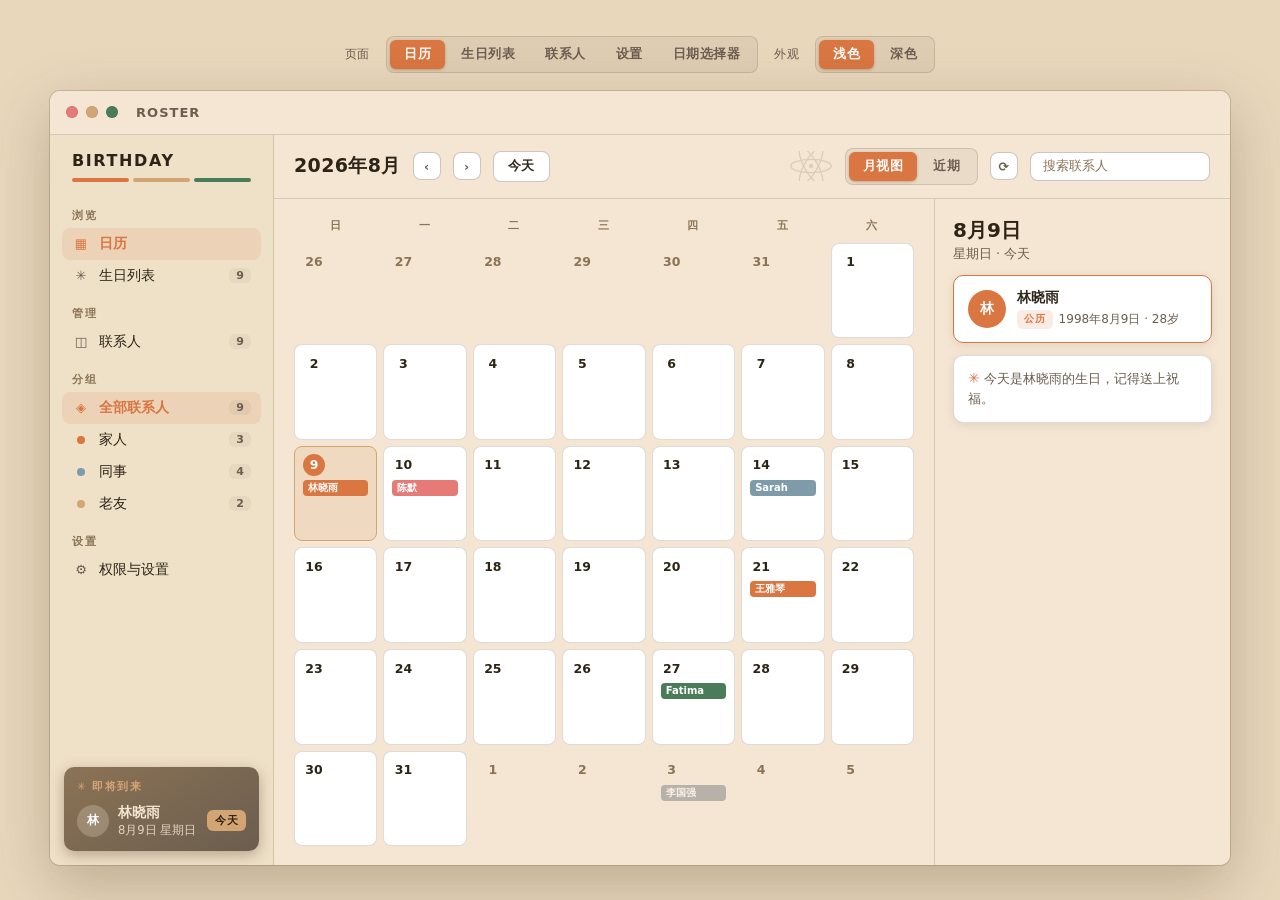
<file: app/redesign-mcm.html>
<!DOCTYPE html>
<html lang="zh-CN" data-theme="light">
<head>
<meta charset="UTF-8">
<meta name="viewport" content="width=device-width, initial-scale=1.0">
<title>生日 · Mid-Century Modern Redesign Demo</title>
<style>
/* ============================================================
   设计系统：Mid-Century Modern（1950–60s）
   简洁 · 功能 · 有机美学 —— 战后乐观主义的温暖与开放
   规格来源：docs/superpowers/specs/2026-08-09-mid-century-modern-redesign-design.md
   ============================================================ */
:root{
  --accent:#d97642;        /* 橙红 */
  --mustard:#d4a574;       /* 芥末黄 */
  --olive:#4a7c59;         /* 橄榄绿 */
  --blue:#7d9ba8;          /* 灰蓝 */
  --coral:#e57a77;         /* 珊瑚粉 */
  --walnut:#6b5d4f;        /* 胡桃木 */
  --teak:#8b7355;          /* 柚木 */

  --cal-gregorian:#d97642;
  --cal-lunar:#e57a77;
  --cal-hebrew:#7d9ba8;
  --cal-islamic:#4a7c59;

  --page-bg:#e9d7bc;
  --window-bg:#f5e6d3;
  --card-bg:#ffffff;
  --sidebar-bg:#efe0c8;
  --toolbar-bg:#f5e6d3;
  --ink:#2c2416;
  --ink-2:#6b5d4f;
  --ink-3:#8b7355;
  --separator:rgba(107,93,79,.22);
  --hover-fill:rgba(107,93,79,.07);
  --selected-nav:rgba(217,118,66,.13);
  --control-bg:#ffffff;
  --control-stroke:rgba(107,93,79,.35);
  --shadow-card:0 2px 10px rgba(107,93,79,.14);
  --shadow-window:0 20px 60px rgba(75,55,30,.28), 0 0 0 1px rgba(107,93,79,.25);
  --chip-bg:rgba(212,165,116,.28);
  --chip-ink:#8a6a34;
}
html[data-theme="dark"]{
  --accent:#e0834f;
  --mustard:#d4a574;
  --olive:#74a884;
  --blue:#9ab8c4;
  --coral:#ef918e;

  --cal-gregorian:#e0834f;
  --cal-lunar:#ef918e;
  --cal-hebrew:#9ab8c4;
  --cal-islamic:#74a884;

  --page-bg:#1e1810;
  --window-bg:#2c2416;
  --card-bg:#3b3222;
  --sidebar-bg:#272013;
  --toolbar-bg:#2c2416;
  --ink:#f5e6d3;
  --ink-2:#c9b294;
  --ink-3:#8b7355;
  --separator:rgba(245,230,211,.16);
  --hover-fill:rgba(245,230,211,.07);
  --selected-nav:rgba(224,131,79,.20);
  --control-bg:#443a28;
  --control-stroke:rgba(245,230,211,.28);
  --shadow-card:0 2px 10px rgba(0,0,0,.35);
  --shadow-window:0 20px 60px rgba(0,0,0,.55), 0 0 0 1px rgba(245,230,211,.14);
  --chip-bg:rgba(212,165,116,.22);
  --chip-ink:#d4a574;
}

*{box-sizing:border-box;margin:0;padding:0}
html,body{height:100%}
body{
  font-family:"Avenir Next","Futura","Century Gothic",-apple-system,"PingFang SC",system-ui,sans-serif;
  background:var(--page-bg);
  color:var(--ink);
  display:flex;flex-direction:column;align-items:center;justify-content:center;
  gap:18px;padding:28px;min-height:100vh;
  transition:background .15s ease,color .15s ease;
}
.label-caps{font-size:11px;font-weight:700;letter-spacing:.15em;text-transform:uppercase}

/* ---------- demo 控制条（不属于应用本身） ---------- */
.demo-bar{display:flex;align-items:center;gap:16px;flex-wrap:wrap;justify-content:center}
.demo-bar .label{font-size:12px;color:var(--ink-2);letter-spacing:.06em}
.seg{
  display:inline-flex;background:var(--hover-fill);border-radius:8px;padding:3px;gap:2px;
  border:1px solid var(--separator);
}
.seg button{
  border:0;background:transparent;color:var(--ink-2);font:inherit;font-size:12.5px;font-weight:600;
  letter-spacing:.04em;padding:6px 14px;border-radius:6px;cursor:pointer;transition:all .15s ease;white-space:nowrap;
}
.seg button.active{background:var(--accent);color:#fff;box-shadow:0 1px 3px rgba(120,60,25,.35)}
.seg button:not(.active):hover{color:var(--ink)}

/* ---------- macOS 窗口模拟 ---------- */
.window{
  width:min(1180px,96vw);height:min(780px,86vh);
  background:var(--window-bg);border-radius:10px;overflow:hidden;
  box-shadow:var(--shadow-window);
  display:flex;flex-direction:column;
}
.titlebar{
  height:44px;flex:none;display:flex;align-items:center;padding:0 16px;gap:8px;
  background:var(--toolbar-bg);border-bottom:1px solid var(--separator);
}
.tl{width:12px;height:12px;border-radius:50%;box-shadow:inset 0 0 0 .5px rgba(0,0,0,.15)}
.tl.r{background:#e57a77}.tl.y{background:#d4a574}.tl.g{background:#4a7c59}
.titlebar .doc-title{margin-left:10px;font-size:13px;font-weight:700;letter-spacing:.08em;color:var(--ink-2);text-transform:uppercase}
.window-body{flex:1;display:flex;min-height:0}

/* ---------- 侧边栏 ---------- */
.sidebar{
  width:224px;flex:none;background:var(--sidebar-bg);border-right:1px solid var(--separator);
  display:flex;flex-direction:column;padding:16px 12px 12px;
}
.side-brand{padding:0 10px 12px}
.side-brand .app{font-size:16px;font-weight:800;letter-spacing:.10em}
.side-stripes{display:flex;gap:4px;margin-top:8px}
.side-stripes i{display:block;height:4px;border-radius:2px;flex:1}
.side-stripes i:nth-child(1){background:var(--accent)}
.side-stripes i:nth-child(2){background:var(--mustard)}
.side-stripes i:nth-child(3){background:var(--olive)}
.side-section{font-size:11px;font-weight:700;color:var(--ink-3);padding:14px 10px 5px;letter-spacing:.15em;text-transform:uppercase}
.side-item{
  display:flex;align-items:center;gap:9px;padding:7px 10px;border-radius:8px;
  font-size:13.5px;font-weight:500;color:var(--ink);cursor:pointer;transition:background .15s ease;
  border:0;background:transparent;width:100%;text-align:left;font-family:inherit;
}
.side-item:hover{background:var(--hover-fill)}
.side-item.active{background:var(--selected-nav);color:var(--accent);font-weight:700}
.side-item .ico{width:18px;text-align:center;color:var(--ink-2);font-size:13px}
.side-item.active .ico{color:var(--accent)}
.side-item .badge{margin-left:auto;font-size:11px;font-weight:700;color:var(--ink-2);background:var(--hover-fill);border-radius:6px;padding:1px 7px}
.side-spacer{flex:1}
.next-card{
  margin:6px 2px 2px;border-radius:10px;padding:13px;color:#f5e6d3;
  background:linear-gradient(150deg,var(--teak),var(--walnut));
  box-shadow:0 4px 14px rgba(75,55,30,.35);
}
.next-card .nc-label{font-size:10.5px;font-weight:700;letter-spacing:.14em;text-transform:uppercase;color:var(--mustard);display:flex;align-items:center;gap:6px}
.next-card .nc-row{display:flex;align-items:center;gap:9px;margin-top:10px}
.next-card .nc-name{font-size:13.5px;font-weight:700}
.next-card .nc-date{font-size:11.5px;opacity:.85;margin-top:1px}
.next-card .nc-chip{margin-left:auto;font-size:11px;font-weight:700;background:var(--mustard);color:#2c2416;border-radius:6px;padding:3px 8px;white-space:nowrap;letter-spacing:.04em}
.avatar{border-radius:50%;color:#fff;display:flex;align-items:center;justify-content:center;font-weight:700;flex:none}
.av-gregorian{background:var(--cal-gregorian)}
.av-lunar{background:var(--cal-lunar)}
.av-hebrew{background:var(--cal-hebrew)}
.av-islamic{background:var(--cal-islamic)}

/* ---------- 内容区通用 ---------- */
.content{flex:1;min-width:0;display:flex;flex-direction:column;background:var(--window-bg)}
.page{display:none;flex:1;min-height:0;flex-direction:column}
.page.active{display:flex}
.toolbar{
  flex:none;display:flex;align-items:center;gap:12px;padding:13px 20px;
  border-bottom:1px solid var(--separator);background:var(--toolbar-bg);
}
.toolbar h1{font-size:19px;font-weight:800;letter-spacing:.02em}
.tb-spacer{flex:1}
.btn{
  font:inherit;font-size:12.5px;font-weight:700;letter-spacing:.05em;border-radius:8px;cursor:pointer;transition:all .15s ease;
  border:1px solid var(--control-stroke);background:var(--control-bg);color:var(--ink);
  padding:6px 14px;
}
.btn:hover{background:var(--hover-fill)}
.btn-primary{background:var(--accent);border-color:transparent;color:#fff;box-shadow:0 1px 4px rgba(120,60,25,.3)}
.btn-primary:hover{filter:brightness(1.06);background:var(--accent)}
.btn-icon{width:28px;height:28px;padding:0;display:inline-flex;align-items:center;justify-content:center;color:var(--ink-2)}
.search{
  display:flex;align-items:center;gap:6px;background:var(--control-bg);border:1px solid var(--control-stroke);
  border-radius:8px;padding:5px 12px;font-size:12.5px;color:var(--ink-3);width:180px;
}
.badge-kind{font-size:10px;font-weight:700;letter-spacing:.08em;border-radius:5px;padding:2.5px 7px;white-space:nowrap;text-transform:uppercase}
.bk-gregorian{color:var(--cal-gregorian);background:rgba(217,118,66,.14)}
.bk-lunar{color:var(--cal-lunar);background:rgba(229,122,119,.16)}
.bk-hebrew{color:var(--cal-hebrew);background:rgba(125,155,168,.18)}
.bk-islamic{color:var(--cal-islamic);background:rgba(74,124,89,.15)}
html[data-theme="dark"] .bk-gregorian{background:rgba(224,131,79,.22)}
html[data-theme="dark"] .bk-lunar{background:rgba(239,145,142,.22)}
html[data-theme="dark"] .bk-hebrew{background:rgba(154,184,196,.22)}
html[data-theme="dark"] .bk-islamic{background:rgba(116,168,132,.22)}
.chip{
  font-size:11.5px;font-weight:700;letter-spacing:.04em;border-radius:6px;padding:4px 10px;white-space:nowrap;
  color:var(--chip-ink);background:var(--chip-bg);
}
.chip.today{background:var(--accent);color:#fff}
.card{background:var(--card-bg);border-radius:10px;box-shadow:var(--shadow-card);border:1px solid var(--separator)}
.atomic{opacity:.18;color:var(--ink-2);flex:none}

/* ---------- 日历页 ---------- */
.cal-body{flex:1;display:flex;min-height:0}
.cal-grid-wrap{flex:1;min-width:0;padding:18px 20px;display:flex;flex-direction:column;overflow:auto}
.cal-week{display:grid;grid-template-columns:repeat(7,1fr);gap:6px;margin-bottom:8px}
.cal-week div{text-align:center;font-size:10.5px;font-weight:700;letter-spacing:.12em;color:var(--ink-3);padding:2px 0;text-transform:uppercase}
.cal-grid{flex:1;display:grid;grid-template-columns:repeat(7,1fr);grid-auto-rows:1fr;gap:6px;min-height:0}
.cell{
  background:var(--card-bg);border:1px solid var(--separator);border-radius:8px;
  padding:7px 8px;display:flex;flex-direction:column;gap:4px;min-height:74px;
  transition:border-color .15s ease,background .15s ease;
}
.cell.dim{background:transparent;border-color:transparent;box-shadow:none}
.cell.dim .dnum{color:var(--ink-3)}
.cell.dim .ev{filter:grayscale(1);opacity:.55}
.cell .dnum{font-size:12.5px;font-weight:600;width:22px;height:22px;display:flex;align-items:center;justify-content:center;border-radius:50%}
.cell.is-today{border-color:var(--accent);border-width:1.5px}
.cell.is-today .dnum{background:var(--accent);color:#fff}
.cell.selected{background:rgba(212,165,116,.20);border-color:var(--mustard)}
html[data-theme="dark"] .cell.selected{background:rgba(212,165,116,.14)}
.cell .marks{display:flex;flex-direction:column;gap:2px;align-items:stretch;min-height:0;overflow:hidden}
.ev{
  display:block;font-size:10px;font-weight:700;line-height:1.2;color:#fff;
  border-radius:4px;padding:2px 5px;white-space:nowrap;overflow:hidden;text-overflow:ellipsis;
  cursor:pointer;transition:transform .12s var(--ease),filter .12s var(--ease);
}
.ev:hover{transform:translateY(-1px);filter:brightness(1.08)}
.ev-gregorian{background:var(--cal-gregorian)}
.ev-lunar{background:var(--cal-lunar)}
.ev-hebrew{background:var(--cal-hebrew)}
.ev-islamic{background:var(--cal-islamic)}
.ev-more{font-size:9.5px;font-weight:700;color:var(--ink-3);padding:0 2px;cursor:pointer}
.mini{width:16px;height:16px;font-size:8.5px;border-radius:50%;color:#fff;display:flex;align-items:center;justify-content:center;font-weight:700}
.day-detail{
  width:296px;flex:none;border-left:1px solid var(--separator);padding:18px;overflow:auto;
  display:flex;flex-direction:column;gap:12px;
}
.day-detail h2{font-size:20px;font-weight:800}
.day-detail .sub{font-size:12.5px;color:var(--ink-2);margin-top:2px}
.bday-card{padding:13px 14px;display:flex;align-items:center;gap:11px}
.bday-card.celebrate{border-color:var(--accent);border-width:1.5px}
.bday-card .nm{font-size:14px;font-weight:700}
.bday-card .meta{font-size:12px;color:var(--ink-2);margin-top:3px;display:flex;gap:6px;align-items:center}
.starburst{color:var(--accent);font-size:14px;line-height:1}

/* ---------- 列表页 ---------- */
.list-scroll{flex:1;overflow:auto;padding:10px 20px 24px}
.group-title{
  font-size:15px;font-weight:800;letter-spacing:.03em;padding:20px 4px 9px;display:flex;align-items:baseline;gap:9px;
}
.group-title .cnt{font-size:10.5px;font-weight:700;letter-spacing:.12em;color:var(--ink-3);text-transform:uppercase}
.row{
  display:flex;align-items:center;gap:12px;padding:10px 12px;border-radius:10px;
  transition:background .15s ease;
}
.row:hover{background:var(--hover-fill)}
.row .nm{font-size:14px;font-weight:700}
.row .meta{font-size:12px;color:var(--ink-2);margin-top:3px;display:flex;gap:6px;align-items:center}
.row .chip{margin-left:auto}
.row.celebrate{background:rgba(217,118,66,.08);box-shadow:inset 0 0 0 1.5px var(--accent)}
html[data-theme="dark"] .row.celebrate{background:rgba(224,131,79,.10)}

/* ---------- 联系人编辑页 ---------- */
.ed-body{flex:1;display:flex;min-height:0}
.ed-list{width:260px;flex:none;border-right:1px solid var(--separator);display:flex;flex-direction:column}
.ed-list .search{margin:12px 12px 8px;width:auto}
.ed-items{flex:1;overflow:auto;padding:4px 8px 12px}
.ed-item{
  display:flex;align-items:center;gap:10px;padding:8px 10px;border-radius:8px;cursor:pointer;
  transition:background .15s ease;border:0;background:transparent;width:100%;text-align:left;font:inherit;color:inherit;
}
.ed-item:hover{background:var(--hover-fill)}
.ed-item.active{background:var(--selected-nav)}
.ed-item .nm{font-size:13.5px;font-weight:700}
.ed-item .sub2{font-size:11.5px;color:var(--ink-2);margin-top:1px}
.ed-item .fill-dot{margin-left:auto;width:7px;height:7px;border-radius:50%;background:var(--olive)}
.ed-item .fill-dot.empty{background:var(--control-stroke)}
.ed-form{flex:1;overflow:auto;padding:24px 28px;display:flex;flex-direction:column;gap:16px}
.ed-form h2{font-size:20px;font-weight:800;display:flex;align-items:center;gap:10px}
.form-card{padding:18px;display:flex;flex-direction:column;gap:14px}
.form-label{font-size:11px;font-weight:700;letter-spacing:.13em;text-transform:uppercase;color:var(--ink-2)}
.field-row{display:flex;gap:10px}
.field{flex:1;display:flex;flex-direction:column;gap:5px}
.field .cap{font-size:11px;font-weight:600;color:var(--ink-3)}
.field .box{
  background:var(--control-bg);border:1px solid var(--control-stroke);border-radius:8px;
  padding:8px 11px;font-size:13.5px;color:var(--ink);display:flex;justify-content:space-between;align-items:center;
}
.field .box .chev{color:var(--ink-3);font-size:10px}
.toggle-row{display:flex;align-items:center;gap:9px;font-size:13px}
.toggle{width:36px;height:21px;border-radius:999px;background:var(--olive);position:relative}
.toggle::after{content:"";position:absolute;top:2px;right:2px;width:17px;height:17px;border-radius:50%;background:#fff;box-shadow:0 1px 3px rgba(0,0,0,.25)}
.form-actions{display:flex;align-items:center;gap:12px}
.link-danger{border:0;background:none;font:inherit;font-size:12.5px;font-weight:700;letter-spacing:.05em;color:var(--coral);cursor:pointer;padding:6px 4px}
.convert-note{font-size:12px;color:var(--ink-2);background:var(--hover-fill);border-radius:8px;padding:9px 12px}
.convert-note b{color:var(--ink)}

/* ---------- 设置页 ---------- */
.set-scroll{flex:1;overflow:auto;padding:24px 28px;display:flex;flex-direction:column;gap:18px;max-width:660px}
.set-card{padding:0;display:flex;flex-direction:column;overflow:hidden}
.set-card .stripes{display:flex}
.set-card .stripes i{height:4px;flex:1}
.set-card .stripes i:nth-child(1){background:var(--accent)}
.set-card .stripes i:nth-child(2){background:var(--mustard)}
.set-card .stripes i:nth-child(3){background:var(--olive)}
.set-card .inner{padding:16px 18px;display:flex;flex-direction:column;gap:12px}
.set-card h3{font-size:14px;font-weight:800;letter-spacing:.06em;text-transform:uppercase}
.set-card p{font-size:12.5px;color:var(--ink-2);line-height:1.6}
.status-row{display:flex;align-items:center;gap:9px;font-size:13.5px;font-weight:700}
.status-dot{width:9px;height:9px;border-radius:50%;background:var(--olive);box-shadow:0 0 0 3px rgba(74,124,89,.22)}
.set-row{display:flex;align-items:center;gap:12px;padding:10px 0;border-top:1px solid var(--separator)}
.set-row:first-of-type{border-top:0}
.set-row .t{font-size:13.5px;font-weight:700}
.set-row .d{font-size:11.5px;color:var(--ink-2);margin-top:1px}
.set-row .seg{margin-left:auto}
.about{font-size:12px;color:var(--ink-3);line-height:1.7}

/* ---------- 日期选择器组件页 ---------- */
.pk-wrap{flex:1;overflow:auto;padding:24px 28px;display:flex;flex-wrap:wrap;gap:22px;align-items:flex-start}
.pk-group{display:flex;flex-direction:column;gap:10px}
.pk-group .pk-title{font-size:12px;font-weight:800;letter-spacing:.13em;text-transform:uppercase}
.pk-group .pk-desc{font-size:11.5px;color:var(--ink-2);max-width:300px;line-height:1.5}
.pk-pop{
  width:272px;border-radius:10px;padding:12px;background:var(--card-bg);
  border:1px solid var(--separator);box-shadow:var(--shadow-card);
  display:flex;flex-direction:column;gap:8px;
}
.pk-head{display:flex;align-items:center;gap:6px}
.pk-head .t{font-size:13px;font-weight:800;flex:1;text-align:center;letter-spacing:.03em}
.pk-head button{border:0;background:transparent;color:var(--ink-2);font-size:14px;cursor:pointer;width:24px;height:24px;border-radius:6px}
.pk-head button:hover{background:var(--hover-fill);color:var(--ink)}
.pk-week{display:grid;grid-template-columns:repeat(7,1fr);font-size:9.5px;font-weight:700;letter-spacing:.1em;color:var(--ink-3);text-align:center;text-transform:uppercase}
.pk-days{display:grid;grid-template-columns:repeat(7,1fr);gap:2px}
.pk-day{
  height:30px;display:flex;align-items:center;justify-content:center;font-size:12.5px;
  border-radius:50%;transition:background .12s ease;
}
.pk-day:hover{background:var(--hover-fill)}
.pk-day.dim{color:var(--ink-3);opacity:.55}
.pk-day.today{box-shadow:inset 0 0 0 1.5px var(--accent);color:var(--accent);font-weight:700}
.pk-day.sel{background:var(--accent);color:#fff;font-weight:700}
.pk-foot{display:flex;justify-content:space-between;align-items:center;border-top:1px solid var(--separator);padding-top:8px}
.pk-foot .lnk{border:0;background:none;font:inherit;font-size:11.5px;font-weight:700;letter-spacing:.06em;color:var(--accent);cursor:pointer;text-transform:uppercase}
.pk-foot .lnk.mute{color:var(--ink-3);font-weight:600}
.pk-months{display:grid;grid-template-columns:repeat(3,1fr);gap:4px}
.pk-m{padding:8px 0;text-align:center;font-size:12.5px;font-weight:600;border-radius:8px;transition:background .12s ease}
.pk-m:hover{background:var(--hover-fill)}
.pk-m.sel{background:var(--selected-nav);color:var(--accent);font-weight:800}
.pk-years{display:grid;grid-template-columns:repeat(4,1fr);gap:4px}
.pk-cols{display:flex;gap:8px}
.pk-col{
  flex:1;display:flex;flex-direction:column;gap:1px;max-height:196px;overflow:hidden;
  background:var(--hover-fill);border-radius:8px;padding:4px;
}
.pk-col .cap{text-align:center;font-size:9.5px;font-weight:700;letter-spacing:.14em;color:var(--ink-3);padding:2px 0 4px;text-transform:uppercase}
.pk-opt{padding:4.5px 4px;text-align:center;font-size:12.5px;border-radius:6px;color:var(--ink)}
.pk-opt.sel{background:var(--card-bg);color:var(--accent);font-weight:800;box-shadow:0 1px 3px rgba(75,55,30,.18)}
.pk-opt.dim{color:var(--ink-3)}
.pk-note{font-size:11.5px;color:var(--ink-2);background:var(--hover-fill);border-radius:8px;padding:7px 10px;line-height:1.5}
.pk-note b{color:var(--ink)}

/* ---------- 标签（§6.2） ---------- */
.tag{font-size:10px;font-weight:700;letter-spacing:.08em;border-radius:5px;padding:2px 7px;white-space:nowrap}
.t-mustard{color:#8a6a34;background:rgba(212,165,116,.30)}
.t-olive{color:var(--olive);background:rgba(74,124,89,.15)}
.t-blue{color:var(--blue);background:rgba(125,155,168,.22)}
.t-coral{color:var(--coral);background:rgba(229,122,119,.16)}
html[data-theme="dark"] .t-mustard{color:#d4a574;background:rgba(212,165,116,.22)}
html[data-theme="dark"] .t-olive{background:rgba(116,168,132,.20)}
html[data-theme="dark"] .t-blue{background:rgba(154,184,196,.22)}
html[data-theme="dark"] .t-coral{background:rgba(239,145,142,.20)}
.tag-x{cursor:pointer}
.tag-x b{margin-left:4px;opacity:.55}
.tag-add{
  border:1px dashed var(--control-stroke);background:none;color:var(--ink-3);
  font:inherit;font-size:10.5px;font-weight:700;letter-spacing:.06em;border-radius:5px;
  padding:3px 9px;cursor:pointer;transition:all .12s var(--ease);
}
.tag-add:hover{color:var(--accent);border-color:var(--accent)}
.tag-edit{display:flex;flex-wrap:wrap;gap:6px;align-items:center}

/* ---------- 分组（§6.1） ---------- */
.gdot{width:8px;height:8px;border-radius:50%;flex:none;margin:0 5px 0 5px}
.g-family{background:var(--accent)}
.g-work{background:var(--blue)}
.g-old{background:var(--mustard)}

/* ---------- 动效（§7） ---------- */
:root{--ease:cubic-bezier(.25,.6,.3,1)}
.page.active{animation:pageIn .22s var(--ease)}
@keyframes pageIn{from{opacity:0;transform:translateY(8px)}to{opacity:1;transform:none}}
.page.active .list-scroll > *{animation:rise .26s var(--ease) both}
.page.active .list-scroll > *:nth-child(2){animation-delay:.03s}
.page.active .list-scroll > *:nth-child(3){animation-delay:.06s}
.page.active .list-scroll > *:nth-child(4){animation-delay:.09s}
.page.active .list-scroll > *:nth-child(5){animation-delay:.12s}
.page.active .list-scroll > *:nth-child(6){animation-delay:.15s}
.page.active .list-scroll > *:nth-child(7){animation-delay:.18s}
.page.active .list-scroll > *:nth-child(8){animation-delay:.21s}
.page.active .list-scroll > *:nth-child(9){animation-delay:.24s}
.page.active .list-scroll > *:nth-child(10){animation-delay:.27s}
.page.active .list-scroll > *:nth-child(n+11){animation-delay:.30s}
.page.active .ed-items > *{animation:rise .26s var(--ease) both}
.page.active .ed-items > *:nth-child(2){animation-delay:.03s}
.page.active .ed-items > *:nth-child(3){animation-delay:.06s}
.page.active .ed-items > *:nth-child(4){animation-delay:.09s}
.page.active .ed-items > *:nth-child(5){animation-delay:.12s}
.page.active .ed-items > *:nth-child(6){animation-delay:.15s}
.page.active .ed-items > *:nth-child(7){animation-delay:.18s}
.page.active .ed-items > *:nth-child(8){animation-delay:.21s}
.page.active .ed-items > *:nth-child(n+9){animation-delay:.24s}
.page.active .cell{animation:rise .3s var(--ease) both}
.page.active .cell:nth-child(7n+2){animation-delay:.025s}
.page.active .cell:nth-child(7n+3){animation-delay:.05s}
.page.active .cell:nth-child(7n+4){animation-delay:.075s}
.page.active .cell:nth-child(7n+5){animation-delay:.10s}
.page.active .cell:nth-child(7n+6){animation-delay:.125s}
.page.active .cell:nth-child(7n){animation-delay:.15s}
@keyframes rise{from{opacity:0;transform:translateY(6px)}to{opacity:1;transform:none}}
.btn:active{transform:scale(.97)}
.pk-pop{transition:transform .15s var(--ease),box-shadow .15s var(--ease)}
.pk-pop:hover{transform:translateY(-2px)}
.starburst{display:inline-block;animation:pulse 4s ease-in-out infinite}
@keyframes pulse{0%,100%{transform:scale(1)}50%{transform:scale(1.12)}}
/* 可点击条目 & 聚焦反馈 */
.row{cursor:pointer}
.bday-card{cursor:pointer;transition:transform .12s var(--ease)}
.bday-card:hover{transform:translateY(-1px)}
.ed-item.flash{animation:flash 1.1s var(--ease)}
@keyframes flash{0%{background:var(--selected-nav)}100%{background:transparent}}
@media (prefers-reduced-motion: reduce){
  *,*::before,*::after{animation:none!important;transition:none!important}
}

/* ---------- 移动端适配（≤820px） ---------- */
.tabbar{display:none}
.group-strip{display:none}
@media (max-width:820px){
  body{padding:0;gap:0}
  .demo-bar{
    width:100%;padding:8px 10px;gap:8px;background:var(--window-bg);
    border-bottom:1px solid var(--separator);overflow-x:auto;flex-wrap:nowrap;justify-content:flex-start;
  }
  .demo-bar .label{display:none}
  .seg button{padding:5px 10px;font-size:12px}
  .window{width:100vw;height:calc(100dvh - 45px);border-radius:0;box-shadow:none}
  .titlebar{height:38px}
  .titlebar .tl{display:none}

  /* 侧边栏 → 底部 Tab 栏 */
  .sidebar{display:none}
  .tabbar{
    display:flex;flex:none;border-top:1px solid var(--separator);background:var(--toolbar-bg);
    padding:4px 6px calc(4px + env(safe-area-inset-bottom));
  }
  .tabbar button{
    flex:1;border:0;background:transparent;font:inherit;color:var(--ink-2);cursor:pointer;
    display:flex;flex-direction:column;align-items:center;gap:2px;padding:6px 0 5px;border-radius:8px;
    font-size:10px;font-weight:700;letter-spacing:.06em;transition:background .15s var(--ease);
  }
  .tabbar button .ico{font-size:16px;line-height:1}
  .tabbar button.active{color:var(--accent);background:var(--selected-nav)}

  /* 分组 → 横向滑动筛选条 */
  .group-strip{
    display:flex;gap:8px;overflow-x:auto;padding:10px 14px 4px;flex:none;
    -webkit-overflow-scrolling:touch;
  }
  .gchip{
    flex:none;display:inline-flex;align-items:center;gap:6px;font:inherit;font-size:12px;font-weight:700;
    border:1px solid var(--control-stroke);background:var(--control-bg);color:var(--ink-2);
    border-radius:999px;padding:6px 12px;cursor:pointer;transition:all .15s var(--ease);
  }
  .gchip.active{background:var(--accent);border-color:transparent;color:#fff}
  .gchip.active .gdot{background:#fff}

  /* 日历页：上下堆叠 */
  .toolbar{padding:10px 14px;gap:8px;flex-wrap:wrap}
  .toolbar h1{font-size:17px}
  .toolbar .search{width:100%;order:9}
  .toolbar .atomic{display:none}
  .cal-body{flex-direction:column;overflow:auto}
  .cal-grid-wrap{flex:none;padding:12px 12px 4px;overflow:visible}
  .cal-grid{grid-auto-rows:minmax(58px,auto)}
  .cell{min-height:58px;padding:5px 5px;border-radius:8px}
  .cell .dnum{font-size:11.5px;width:20px;height:20px}
  .ev{font-size:9px;padding:1.5px 4px}
  .day-detail{width:auto;border-left:0;border-top:1px solid var(--separator);padding:14px}

  /* 列表页 */
  .list-scroll{padding:6px 12px 20px}
  .row .meta{flex-wrap:wrap}

  /* 联系人页：横向联系人条 + 表单 */
  .ed-body{flex-direction:column;overflow:auto}
  .ed-list{width:auto;border-right:0;border-bottom:1px solid var(--separator);flex:none}
  .ed-list .search{margin:10px 12px 6px}
  .ed-items{display:flex;overflow-x:auto;padding:4px 10px 10px;gap:6px}
  .ed-item{flex:none;width:auto;padding:7px 10px}
  .ed-item .sub2{display:none}
  .ed-form{padding:16px 14px 24px}

  /* 设置页 */
  .set-scroll{padding:16px 14px 24px}
  .set-row{flex-direction:column;align-items:flex-start;gap:8px}
  .set-row .seg{margin-left:0}

  /* 日期选择器页 */
  .pk-wrap{padding:16px 14px 24px;gap:16px}
  .pk-pop{width:min(304px,calc(100vw - 28px))!important}
}
</style>
</head>
<body>

<!-- demo 控制条（非应用 UI） -->
<div class="demo-bar">
  <span class="label">页面</span>
  <div class="seg" id="pageSeg">
    <button class="active" data-page="calendar">日历</button>
    <button data-page="list">生日列表</button>
    <button data-page="contacts">联系人</button>
    <button data-page="settings">设置</button>
    <button data-page="pickers">日期选择器</button>
  </div>
  <span class="label">外观</span>
  <div class="seg" id="themeSeg">
    <button data-theme-val="light" class="active">浅色</button>
    <button data-theme-val="dark">深色</button>
  </div>
</div>

<div class="window">
  <div class="titlebar">
    <span class="tl r"></span><span class="tl y"></span><span class="tl g"></span>
    <span class="doc-title">Roster</span>
  </div>
  <div class="window-body">

    <!-- 侧边栏 -->
    <aside class="sidebar">
      <div class="side-brand">
        <div class="app">BIRTHDAY</div>
        <div class="side-stripes"><i></i><i></i><i></i></div>
      </div>
      <div class="side-section">浏览</div>
      <button class="side-item active" data-page="calendar"><span class="ico">▦</span>日历</button>
      <button class="side-item" data-page="list"><span class="ico">✳</span>生日列表<span class="badge">9</span></button>
      <div class="side-section">管理</div>
      <button class="side-item" data-page="contacts"><span class="ico">◫</span>联系人<span class="badge">9</span></button>
      <div class="side-section">分组</div>
      <button class="side-item group-item active" data-group="all"><span class="ico">◈</span>全部联系人<span class="badge">9</span></button>
      <button class="side-item group-item" data-group="family"><span class="gdot g-family"></span>家人<span class="badge">3</span></button>
      <button class="side-item group-item" data-group="work"><span class="gdot g-work"></span>同事<span class="badge">4</span></button>
      <button class="side-item group-item" data-group="old"><span class="gdot g-old"></span>老友<span class="badge">2</span></button>
      <div class="side-section">设置</div>
      <button class="side-item" data-page="settings"><span class="ico">⚙</span>权限与设置</button>
      <div class="side-spacer"></div>
      <div class="next-card">
        <div class="nc-label">✳ 即将到来</div>
        <div class="nc-row">
          <span class="avatar" style="width:32px;height:32px;font-size:12px;background:rgba(245,230,211,.25)">林</span>
          <span>
            <div class="nc-name">林晓雨</div>
            <div class="nc-date">8月9日 星期日</div>
          </span>
          <span class="nc-chip">今天</span>
        </div>
      </div>
    </aside>

    <!-- 内容区 -->
    <main class="content">

      <!-- ========== 页面 1：日历仪表盘 ========== -->
      <section class="page active" data-page="calendar">
        <div class="toolbar">
          <h1>2026年8月</h1>
          <button class="btn btn-icon">‹</button>
          <button class="btn btn-icon">›</button>
          <button class="btn">今天</button>
          <div class="tb-spacer"></div>
          <svg class="atomic" width="44" height="30" viewBox="0 0 100 68" fill="none" stroke="currentColor" stroke-width="3">
            <ellipse cx="50" cy="34" rx="46" ry="15"/>
            <ellipse cx="50" cy="34" rx="46" ry="15" transform="rotate(60 50 34)"/>
            <ellipse cx="50" cy="34" rx="46" ry="15" transform="rotate(120 50 34)"/>
            <circle cx="50" cy="34" r="5" fill="currentColor" stroke="none"/>
          </svg>
          <div class="seg">
            <button class="active">月视图</button>
            <button>近期</button>
          </div>
          <button class="btn btn-icon" title="刷新">⟳</button>
          <div class="search">搜索联系人</div>
        </div>
        <div class="cal-body">
          <div class="cal-grid-wrap">
            <div class="cal-week"><div>日</div><div>一</div><div>二</div><div>三</div><div>四</div><div>五</div><div>六</div></div>
            <div class="cal-grid">
              <div class="cell dim"><span class="dnum">26</span></div>
              <div class="cell dim"><span class="dnum">27</span></div>
              <div class="cell dim"><span class="dnum">28</span></div>
              <div class="cell dim"><span class="dnum">29</span></div>
              <div class="cell dim"><span class="dnum">30</span></div>
              <div class="cell dim"><span class="dnum">31</span></div>
              <div class="cell"><span class="dnum">1</span></div>
              <div class="cell"><span class="dnum">2</span></div>
              <div class="cell"><span class="dnum">3</span></div>
              <div class="cell"><span class="dnum">4</span></div>
              <div class="cell"><span class="dnum">5</span></div>
              <div class="cell"><span class="dnum">6</span></div>
              <div class="cell"><span class="dnum">7</span></div>
              <div class="cell"><span class="dnum">8</span></div>
              <div class="cell is-today selected">
                <span class="dnum">9</span>
                <span class="marks"><span class="ev ev-gregorian" data-contact="lin">林晓雨</span></span>
              </div>
              <div class="cell">
                <span class="dnum">10</span>
                <span class="marks"><span class="ev ev-lunar" data-contact="chen">陈默</span></span>
              </div>
              <div class="cell"><span class="dnum">11</span></div>
              <div class="cell"><span class="dnum">12</span></div>
              <div class="cell"><span class="dnum">13</span></div>
              <div class="cell">
                <span class="dnum">14</span>
                <span class="marks"><span class="ev ev-hebrew" data-contact="sarah">Sarah</span></span>
              </div>
              <div class="cell"><span class="dnum">15</span></div>
              <div class="cell"><span class="dnum">16</span></div>
              <div class="cell"><span class="dnum">17</span></div>
              <div class="cell"><span class="dnum">18</span></div>
              <div class="cell"><span class="dnum">19</span></div>
              <div class="cell"><span class="dnum">20</span></div>
              <div class="cell">
                <span class="dnum">21</span>
                <span class="marks"><span class="ev ev-gregorian" data-contact="wang">王雅琴</span></span>
              </div>
              <div class="cell"><span class="dnum">22</span></div>
              <div class="cell"><span class="dnum">23</span></div>
              <div class="cell"><span class="dnum">24</span></div>
              <div class="cell"><span class="dnum">25</span></div>
              <div class="cell"><span class="dnum">26</span></div>
              <div class="cell">
                <span class="dnum">27</span>
                <span class="marks"><span class="ev ev-islamic" data-contact="fatima">Fatima</span></span>
              </div>
              <div class="cell"><span class="dnum">28</span></div>
              <div class="cell"><span class="dnum">29</span></div>
              <div class="cell"><span class="dnum">30</span></div>
              <div class="cell"><span class="dnum">31</span></div>
              <div class="cell dim"><span class="dnum">1</span></div>
              <div class="cell dim"><span class="dnum">2</span></div>
              <div class="cell dim">
                <span class="dnum">3</span>
                <span class="marks"><span class="ev ev-gregorian" data-contact="li">李国强</span></span>
              </div>
              <div class="cell dim"><span class="dnum">4</span></div>
              <div class="cell dim"><span class="dnum">5</span></div>
            </div>
          </div>
          <div class="day-detail">
            <div>
              <h2>8月9日</h2>
              <div class="sub">星期日 · 今天</div>
            </div>
            <div class="card bday-card celebrate" data-contact="lin">
              <span class="avatar av-gregorian" style="width:38px;height:38px;font-size:14px">林</span>
              <span>
                <div class="nm">林晓雨</div>
                <div class="meta"><span class="badge-kind bk-gregorian">公历</span>1998年8月9日 · 28岁</div>
              </span>
            </div>
            <div class="card" style="padding:13px 14px">
              <div style="font-size:12.5px;color:var(--ink-2);line-height:1.6">
                <span class="starburst">✳</span> 今天是林晓雨的生日，记得送上祝福。
              </div>
            </div>
          </div>
        </div>
      </section>

      <!-- ========== 页面 2：生日列表 ========== -->
      <section class="page" data-page="list">
        <div class="toolbar">
          <h1>生日列表</h1>
          <div class="tb-spacer"></div>
          <div class="search">搜索联系人</div>
        </div>
        <div class="group-strip" data-strip></div>
        <div class="list-scroll">
          <div class="group-title">2026年8月 <span class="cnt">5 个生日</span></div>

          <div class="row celebrate" data-groups="family" data-contact="lin">
            <span class="avatar av-gregorian" style="width:38px;height:38px;font-size:14px">林</span>
            <span>
              <div class="nm">林晓雨</div>
              <div class="meta"><span class="badge-kind bk-gregorian">公历</span>8月9日 · 28岁 <span class="tag t-mustard">至亲</span></div>
            </span>
            <span class="chip today">✳ 今天</span>
          </div>
          <div class="row" data-groups="old" data-contact="chen">
            <span class="avatar av-lunar" style="width:38px;height:38px;font-size:14px">陈</span>
            <span>
              <div class="nm">陈默</div>
              <div class="meta"><span class="badge-kind bk-lunar">农历</span>六月廿七 · 8月10日 <span class="tag t-olive">球友</span></div>
            </span>
            <span class="chip">明天</span>
          </div>
          <div class="row" data-groups="work" data-contact="sarah">
            <span class="avatar av-hebrew" style="width:38px;height:38px;font-size:12px">SC</span>
            <span>
              <div class="nm">Sarah Cohen</div>
              <div class="meta"><span class="badge-kind bk-hebrew">希伯来历</span>1 Elul · 8月14日 <span class="tag t-coral">读书会</span></div>
            </span>
            <span class="chip">5 天后</span>
          </div>
          <div class="row" data-groups="family" data-contact="wang">
            <span class="avatar av-gregorian" style="width:38px;height:38px;font-size:14px">王</span>
            <span>
              <div class="nm">王雅琴</div>
              <div class="meta"><span class="badge-kind bk-gregorian">公历</span>8月21日 · 54岁 <span class="tag t-mustard">至亲</span></div>
            </span>
            <span class="chip">12 天后</span>
          </div>
          <div class="row" data-groups="work" data-contact="fatima">
            <span class="avatar av-islamic" style="width:38px;height:38px;font-size:12px">FA</span>
            <span>
              <div class="nm">Fatima Al-Rashid</div>
              <div class="meta"><span class="badge-kind bk-islamic">伊斯兰历</span>13 Rabiʻ I · 8月27日 <span class="tag t-olive">球友</span></div>
            </span>
            <span class="chip">18 天后</span>
          </div>

          <div class="group-title">2026年9月 <span class="cnt">2 个生日</span></div>
          <div class="row" data-groups="family" data-contact="li">
            <span class="avatar av-gregorian" style="width:38px;height:38px;font-size:14px">李</span>
            <span>
              <div class="nm">李国强</div>
              <div class="meta"><span class="badge-kind bk-gregorian">公历</span>9月3日 · 61岁 <span class="tag t-blue">战友</span></div>
            </span>
            <span class="chip">25 天后</span>
          </div>
          <div class="row" data-groups="old" data-contact="zhou">
            <span class="avatar av-lunar" style="width:38px;height:38px;font-size:14px">周</span>
            <span>
              <div class="nm">周婷</div>
              <div class="meta"><span class="badge-kind bk-lunar">农历</span>八月初八 · 9月18日 <span class="tag t-coral">大学室友</span></div>
            </span>
            <span class="chip">40 天后</span>
          </div>

          <div class="group-title">2026年10月 <span class="cnt">2 个生日</span></div>
          <div class="row" data-groups="work" data-contact="zhang">
            <span class="avatar av-gregorian" style="width:38px;height:38px;font-size:14px">张</span>
            <span>
              <div class="nm">张伟</div>
              <div class="meta"><span class="badge-kind bk-gregorian">公历</span>10月2日 · 35岁 <span class="tag t-olive">球友</span></div>
            </span>
            <span class="chip">54 天后</span>
          </div>
          <div class="row" data-groups="work" data-contact="liu">
            <span class="avatar av-hebrew" style="width:38px;height:38px;font-size:14px">刘</span>
            <span>
              <div class="nm">刘洋</div>
              <div class="meta"><span class="badge-kind bk-hebrew">希伯来历</span>15 Tishrei · 10月26日 <span class="tag t-blue">新朋友</span></div>
            </span>
            <span class="chip">78 天后</span>
          </div>
        </div>
      </section>

      <!-- ========== 页面 3：联系人编辑 ========== -->
      <section class="page" data-page="contacts">
        <div class="toolbar">
          <h1>联系人</h1>
          <div class="tb-spacer"></div>
          <button class="btn btn-icon" title="刷新">⟳</button>
        </div>
        <div class="group-strip" data-strip></div>
        <div class="ed-body">
          <div class="ed-list">
            <div class="search">搜索</div>
            <div class="ed-items">
              <button class="ed-item" data-groups="family" data-contact="lin"><span class="avatar av-gregorian" style="width:30px;height:30px;font-size:11px">林</span><span><div class="nm">林晓雨</div><div class="sub2">公历 · 8月9日 <span class="tag t-mustard">至亲</span></div></span><span class="fill-dot"></span></button>
              <button class="ed-item active" data-groups="old" data-contact="chen"><span class="avatar av-lunar" style="width:30px;height:30px;font-size:11px">陈</span><span><div class="nm">陈默</div><div class="sub2">农历 · 六月廿七 <span class="tag t-olive">球友</span></div></span><span class="fill-dot"></span></button>
              <button class="ed-item" data-groups="work" data-contact="sarah"><span class="avatar av-hebrew" style="width:30px;height:30px;font-size:10px">SC</span><span><div class="nm">Sarah Cohen</div><div class="sub2">希伯来历 · 1 Elul <span class="tag t-coral">读书会</span></div></span><span class="fill-dot"></span></button>
              <button class="ed-item" data-groups="family" data-contact="wang"><span class="avatar av-gregorian" style="width:30px;height:30px;font-size:11px">王</span><span><div class="nm">王雅琴</div><div class="sub2">公历 · 8月21日 <span class="tag t-mustard">至亲</span></div></span><span class="fill-dot"></span></button>
              <button class="ed-item" data-groups="work" data-contact="fatima"><span class="avatar av-islamic" style="width:30px;height:30px;font-size:10px">FA</span><span><div class="nm">Fatima Al-Rashid</div><div class="sub2">伊斯兰历 · 13 Rabiʻ I <span class="tag t-olive">球友</span></div></span><span class="fill-dot"></span></button>
              <button class="ed-item" data-groups="family" data-contact="li"><span class="avatar av-gregorian" style="width:30px;height:30px;font-size:11px">李</span><span><div class="nm">李国强</div><div class="sub2">公历 · 9月3日 <span class="tag t-blue">战友</span></div></span><span class="fill-dot"></span></button>
              <button class="ed-item" data-groups="old" data-contact="zhou"><span class="avatar av-lunar" style="width:30px;height:30px;font-size:11px">周</span><span><div class="nm">周婷</div><div class="sub2">农历 · 八月初八 <span class="tag t-coral">大学室友</span></div></span><span class="fill-dot"></span></button>
              <button class="ed-item" data-groups="work" data-contact="zhang"><span class="avatar av-gregorian" style="width:30px;height:30px;font-size:11px">张</span><span><div class="nm">张伟</div><div class="sub2">公历 · 10月2日 <span class="tag t-olive">球友</span></div></span><span class="fill-dot"></span></button>
              <button class="ed-item" data-groups="work" data-contact="liu"><span class="avatar av-hebrew" style="width:30px;height:30px;font-size:11px">刘</span><span><div class="nm">刘洋</div><div class="sub2">未填年份 <span class="tag t-blue">新朋友</span></div></span><span class="fill-dot empty"></span></button>
            </div>
          </div>
          <div class="ed-form">
            <h2><span class="avatar av-lunar" id="f-avatar" style="width:34px;height:34px;font-size:13px">陈</span><span id="f-name">陈默</span></h2>
            <div class="card form-card">
              <span class="form-label">生日类型</span>
              <div class="seg" id="f-kind" style="align-self:flex-start">
                <button data-kind="公历">公历</button>
                <button data-kind="农历" class="active">农历</button>
                <button data-kind="希伯来历">希伯来历</button>
                <button data-kind="伊斯兰历">伊斯兰历</button>
              </div>
              <span class="form-label">生日日期</span>
              <div class="field-row">
                <div class="field"><span class="cap">年</span><div class="box"><span id="f-y">1992</span> <span class="chev">▾</span></div></div>
                <div class="field"><span class="cap">月</span><div class="box"><span id="f-m">六月</span> <span class="chev">▾</span></div></div>
                <div class="field"><span class="cap">日</span><div class="box"><span id="f-d">廿七</span> <span class="chev">▾</span></div></div>
              </div>
              <div class="toggle-row" id="f-leap-row"><span class="toggle"></span>闰月</div>
              <div class="convert-note" id="f-conv">对应公历：<b>2026年8月10日</b>（明天）</div>
            </div>
            <div class="card form-card">
              <span class="form-label">标签</span>
              <div class="tag-edit" id="f-tags">
                <span class="tag t-olive tag-x">球友<b>×</b></span>
                <button class="tag-add">＋ 添加标签</button>
              </div>
              <div class="convert-note">标签保存在通讯录备注中，随 iCloud 同步；不会影响其他备注内容。</div>
            </div>
            <div class="card form-card">
              <span class="form-label">所属分组（Apple 通讯录）</span>
              <div style="display:flex;align-items:center;gap:8px;font-size:13px">
                <span class="gdot g-old" id="f-gdot"></span><span id="f-group">老友</span>
                <span style="color:var(--ink-3);font-size:12px">· 在系统通讯录 App 中管理分组</span>
              </div>
            </div>
            <div class="form-actions">
              <button class="btn btn-primary" style="padding:7px 22px">存储</button>
              <button class="link-danger">清除生日</button>
            </div>
          </div>
        </div>
      </section>

      <!-- ========== 页面 4：权限与设置 ========== -->
      <section class="page" data-page="settings">
        <div class="toolbar">
          <h1>权限与设置</h1>
        </div>
        <div class="set-scroll">
          <div class="card set-card">
            <div class="stripes"><i></i><i></i><i></i></div>
            <div class="inner">
              <h3>通讯录访问</h3>
              <div class="status-row"><span class="status-dot"></span>已授权 · 可读取和修改联系人生日</div>
              <p>Roster 直接读写 macOS 系统通讯录，所有数据保留在本机。如需变更权限，请前往「系统设置 › 隐私与安全性 › 通讯录」。</p>
              <div><button class="btn">打开系统设置</button></div>
            </div>
          </div>
          <div class="card set-card">
            <div class="stripes"><i></i><i></i><i></i></div>
            <div class="inner">
              <h3>偏好</h3>
              <div class="set-row">
                <span><div class="t">界面语言</div><div class="d">影响日期与历法名称的显示</div></span>
                <div class="seg"><button class="active">简体中文</button><button>繁體中文</button><button>English</button></div>
              </div>
              <div class="set-row">
                <span><div class="t">外观</div><div class="d">浅色 / 深色模式</div></span>
                <div class="seg"><button class="active">跟随系统</button><button>浅色</button><button>深色</button></div>
              </div>
            </div>
          </div>
          <div class="card set-card">
            <div class="stripes"><i></i><i></i><i></i></div>
            <div class="inner">
              <h3>关于</h3>
              <div class="about">
                Roster 0.2.0<br>
                本地优先的通讯录生日管理工具，支持公历、农历、希伯来历与伊斯兰历。<br>
                通讯录始终是数据的唯一来源。
              </div>
            </div>
          </div>
        </div>
      </section>

      <!-- ========== 页面 5：日期选择器组件（demo 专属） ========== -->
      <section class="page" data-page="pickers">
        <div class="toolbar">
          <h1>日期选择器</h1>
          <div class="tb-spacer"></div>
          <span style="font-size:11px;letter-spacing:.12em;color:var(--ink-3);text-transform:uppercase;font-weight:700">demo 组件页 · 非应用界面</span>
        </div>
        <div class="pk-wrap">

          <!-- 公历迷你日历 -->
          <div class="pk-group">
            <div class="pk-title">公历日期选择器</div>
            <div class="pk-pop">
              <div class="pk-head"><button>‹</button><span class="t">2026年8月</span><button>›</button></div>
              <div class="pk-week"><div>日</div><div>一</div><div>二</div><div>三</div><div>四</div><div>五</div><div>六</div></div>
              <div class="pk-days">
                <span class="pk-day dim">26</span><span class="pk-day dim">27</span><span class="pk-day dim">28</span><span class="pk-day dim">29</span><span class="pk-day dim">30</span><span class="pk-day dim">31</span><span class="pk-day">1</span>
                <span class="pk-day">2</span><span class="pk-day">3</span><span class="pk-day">4</span><span class="pk-day">5</span><span class="pk-day">6</span><span class="pk-day">7</span><span class="pk-day">8</span>
                <span class="pk-day today">9</span><span class="pk-day sel">10</span><span class="pk-day">11</span><span class="pk-day">12</span><span class="pk-day">13</span><span class="pk-day">14</span><span class="pk-day">15</span>
                <span class="pk-day">16</span><span class="pk-day">17</span><span class="pk-day">18</span><span class="pk-day">19</span><span class="pk-day">20</span><span class="pk-day">21</span><span class="pk-day">22</span>
                <span class="pk-day">23</span><span class="pk-day">24</span><span class="pk-day">25</span><span class="pk-day">26</span><span class="pk-day">27</span><span class="pk-day">28</span><span class="pk-day">29</span>
                <span class="pk-day">30</span><span class="pk-day">31</span><span class="pk-day dim">1</span><span class="pk-day dim">2</span><span class="pk-day dim">3</span><span class="pk-day dim">4</span><span class="pk-day dim">5</span>
              </div>
              <div class="pk-foot"><button class="lnk mute">清除</button><button class="lnk">回到今天</button></div>
            </div>
            <div class="pk-desc">用于联系人编辑中选择公历生日；今天 = 橙红描边，选中 = 橙红实底。</div>
          </div>

          <!-- 月/年跳转 -->
          <div class="pk-group">
            <div class="pk-title">月份 / 年份跳转</div>
            <div class="pk-pop">
              <div class="pk-head"><button>‹</button><span class="t">2026</span><button>›</button></div>
              <div class="pk-months">
                <span class="pk-m">1月</span><span class="pk-m">2月</span><span class="pk-m">3月</span>
                <span class="pk-m">4月</span><span class="pk-m">5月</span><span class="pk-m">6月</span>
                <span class="pk-m">7月</span><span class="pk-m sel">8月</span><span class="pk-m">9月</span>
                <span class="pk-m">10月</span><span class="pk-m">11月</span><span class="pk-m">12月</span>
              </div>
            </div>
            <div class="pk-pop">
              <div class="pk-head"><button>‹</button><span class="t">2020 – 2029</span><button>›</button></div>
              <div class="pk-years">
                <span class="pk-m">2020</span><span class="pk-m">2021</span><span class="pk-m">2022</span><span class="pk-m">2023</span>
                <span class="pk-m">2024</span><span class="pk-m">2025</span><span class="pk-m sel">2026</span><span class="pk-m">2027</span>
                <span class="pk-m">2028</span><span class="pk-m">2029</span><span class="pk-m dim">2030</span><span class="pk-m dim">2031</span>
              </div>
            </div>
            <div class="pk-desc">主日历工具栏点击「2026年8月」时弹出，两级钻取：年 → 月。</div>
          </div>

          <!-- 农历选择器 -->
          <div class="pk-group">
            <div class="pk-title">农历日期选择器</div>
            <div class="pk-pop" style="width:304px">
              <div class="pk-cols">
                <div class="pk-col">
                  <div class="cap">年</div>
                  <span class="pk-opt dim">1990</span><span class="pk-opt dim">1991</span><span class="pk-opt sel">1992</span><span class="pk-opt">1993</span><span class="pk-opt">1994</span><span class="pk-opt dim">1995</span>
                </div>
                <div class="pk-col">
                  <div class="cap">月</div>
                  <span class="pk-opt">四月</span><span class="pk-opt">五月</span><span class="pk-opt sel">六月</span><span class="pk-opt">七月</span><span class="pk-opt">八月</span><span class="pk-opt">九月</span>
                </div>
                <div class="pk-col">
                  <div class="cap">日</div>
                  <span class="pk-opt">廿五</span><span class="pk-opt">廿六</span><span class="pk-opt sel">廿七</span><span class="pk-opt">廿八</span><span class="pk-opt">廿九</span><span class="pk-opt">三十</span>
                </div>
              </div>
              <div class="toggle-row" style="font-size:12.5px"><span class="toggle" style="width:32px;height:19px"></span>闰月</div>
              <div class="pk-note">对应公历：<b>2026年8月10日</b>（明天）<br>月份列表含「闰×月」条目（如 闰五月），随年份动态出现。</div>
            </div>
            <div class="pk-desc">三列滚轮式选择（落地 SwiftUI 时为 .wheel 样式 Picker）。</div>
          </div>

          <!-- 希伯来历 / 伊斯兰历 -->
          <div class="pk-group">
            <div class="pk-title">希伯来历 / 伊斯兰历选择器</div>
            <div class="pk-pop" style="width:304px">
              <div class="pk-note" style="background:none;padding:0 0 2px"><b>希伯来历</b></div>
              <div class="pk-cols">
                <div class="pk-col">
                  <div class="cap">年</div>
                  <span class="pk-opt dim">5785</span><span class="pk-opt sel">5786</span><span class="pk-opt">5787</span>
                </div>
                <div class="pk-col">
                  <div class="cap">月</div>
                  <span class="pk-opt">Av</span><span class="pk-opt sel">Elul</span><span class="pk-opt">Tishrei</span>
                </div>
                <div class="pk-col">
                  <div class="cap">日</div>
                  <span class="pk-opt dim">29</span><span class="pk-opt sel">1</span><span class="pk-opt">2</span>
                </div>
              </div>
            </div>
            <div class="pk-pop" style="width:304px">
              <div class="pk-note" style="background:none;padding:0 0 2px"><b>伊斯兰历</b></div>
              <div class="pk-cols">
                <div class="pk-col">
                  <div class="cap">年</div>
                  <span class="pk-opt dim">1447</span><span class="pk-opt sel">1448</span><span class="pk-opt">1449</span>
                </div>
                <div class="pk-col">
                  <div class="cap">月</div>
                  <span class="pk-opt">Safar</span><span class="pk-opt sel">Rabiʻ I</span><span class="pk-opt">Rabiʻ II</span>
                </div>
                <div class="pk-col">
                  <div class="cap">日</div>
                  <span class="pk-opt dim">12</span><span class="pk-opt sel">13</span><span class="pk-opt">14</span>
                </div>
              </div>
            </div>
            <div class="pk-desc">与农历选择器同构，月份名随界面语言本地化。</div>
          </div>

        </div>
      </section>

    </main>
  </div>

  <!-- 移动端底部 Tab 栏（≤820px 显示） -->
  <nav class="tabbar">
    <button class="active" data-page="calendar"><span class="ico">▦</span>日历</button>
    <button data-page="list"><span class="ico">✳</span>列表</button>
    <button data-page="contacts"><span class="ico">◫</span>联系人</button>
    <button data-page="settings"><span class="ico">⚙</span>设置</button>
  </nav>
</div>

<script>
(function () {
  var pages = document.querySelectorAll('.page');
  var pageBtns = document.querySelectorAll('#pageSeg button, .side-item[data-page], .tabbar button');
  function showPage(name) {
    pages.forEach(function (p) { p.classList.toggle('active', p.dataset.page === name); });
    pageBtns.forEach(function (b) { b.classList.toggle('active', b.dataset.page === name); });
  }
  pageBtns.forEach(function (b) {
    b.addEventListener('click', function () { showPage(b.dataset.page); });
  });

  // 分组筛选（§6.1）：点击侧边栏分组 → 筛选生日列表与联系人页
  var groupBtns = document.querySelectorAll('.group-item');
  function applyGroup(g) {
    document.querySelectorAll('[data-groups]').forEach(function (el) {
      var show = g === 'all' || (' ' + el.dataset.groups + ' ').indexOf(' ' + g + ' ') >= 0;
      el.style.display = show ? '' : 'none';
    });
    // 隐藏筛选后为空的月份组标题
    document.querySelectorAll('.group-title').forEach(function (title) {
      var el = title.nextElementSibling, any = false;
      while (el && !el.classList.contains('group-title')) {
        if (el.style.display !== 'none') any = true;
        el = el.nextElementSibling;
      }
      title.style.display = any ? '' : 'none';
    });
  }
  groupBtns.forEach(function (b) {
    b.addEventListener('click', function () {
      groupBtns.forEach(function (x) { x.classList.toggle('active', x === b); });
      applyGroup(b.dataset.group);
      showPage('contacts');
      syncChips(b.dataset.group);
    });
  });

  // 移动端分组筛选条：从侧边栏分组生成，点击只筛选不跳页
  var GROUP_META = [
    { g: 'all',    label: '全部', dot: null },
    { g: 'family', label: '家人', dot: 'g-family' },
    { g: 'work',   label: '同事', dot: 'g-work' },
    { g: 'old',    label: '老友', dot: 'g-old' }
  ];
  function syncChips(g) {
    document.querySelectorAll('.gchip').forEach(function (c) {
      c.classList.toggle('active', c.dataset.group === g);
    });
    groupBtns.forEach(function (x) { x.classList.toggle('active', x.dataset.group === g); });
  }
  document.querySelectorAll('[data-strip]').forEach(function (strip) {
    GROUP_META.forEach(function (m) {
      var chip = document.createElement('button');
      chip.className = 'gchip' + (m.g === 'all' ? ' active' : '');
      chip.dataset.group = m.g;
      chip.innerHTML = (m.dot ? '<span class="gdot ' + m.dot + '"></span>' : '') + m.label;
      chip.addEventListener('click', function () {
        applyGroup(m.g);
        syncChips(m.g);
      });
      strip.appendChild(chip);
    });
  });

  var themeBtns = document.querySelectorAll('#themeSeg button');

  // ---- 联系人数据（demo 用） ----
  var CONTACTS = {
    lin:    { name:'林晓雨', initial:'林', av:'av-gregorian', kind:'公历',     y:'1998', m:'8月',      d:'9日',  leap:false, conv:'今年生日：<b>2026年8月9日</b>（今天）',        tags:[['至亲','t-mustard']],          group:'家人', gdot:'g-family' },
    chen:   { name:'陈默',   initial:'陈', av:'av-lunar',     kind:'农历',     y:'1992', m:'六月',     d:'廿七', leap:true,  conv:'对应公历：<b>2026年8月10日</b>（明天）',      tags:[['球友','t-olive']],            group:'老友', gdot:'g-old' },
    sarah:  { name:'Sarah Cohen', initial:'SC', av:'av-hebrew', kind:'希伯来历', y:'5750', m:'Elul',   d:'1',    leap:false, conv:'对应公历：<b>2026年8月14日</b>（5 天后）',    tags:[['读书会','t-coral']],          group:'同事', gdot:'g-work' },
    wang:   { name:'王雅琴', initial:'王', av:'av-gregorian', kind:'公历',     y:'1972', m:'8月',      d:'21日', leap:false, conv:'今年生日：<b>2026年8月21日</b>（12 天后）',   tags:[['至亲','t-mustard']],          group:'家人', gdot:'g-family' },
    fatima: { name:'Fatima Al-Rashid', initial:'FA', av:'av-islamic', kind:'伊斯兰历', y:'1410', m:'Rabiʻ I', d:'13', leap:false, conv:'对应公历：<b>2026年8月27日</b>（18 天后）', tags:[['球友','t-olive']],            group:'同事', gdot:'g-work' },
    li:     { name:'李国强', initial:'李', av:'av-gregorian', kind:'公历',     y:'1965', m:'9月',      d:'3日',  leap:false, conv:'今年生日：<b>2026年9月3日</b>（25 天后）',    tags:[['战友','t-blue']],            group:'家人', gdot:'g-family' },
    zhou:   { name:'周婷',   initial:'周', av:'av-lunar',     kind:'农历',     y:'1995', m:'八月',     d:'初八', leap:false, conv:'对应公历：<b>2026年9月18日</b>（40 天后）',   tags:[['大学室友','t-coral']],        group:'老友', gdot:'g-old' },
    zhang:  { name:'张伟',   initial:'张', av:'av-gregorian', kind:'公历',     y:'1991', m:'10月',     d:'2日',  leap:false, conv:'今年生日：<b>2026年10月2日</b>（54 天后）',   tags:[['球友','t-olive']],            group:'同事', gdot:'g-work' },
    liu:    { name:'刘洋',   initial:'刘', av:'av-hebrew',    kind:'希伯来历', y:'—',    m:'Tishrei',  d:'15',   leap:false, conv:'对应公历：<b>2026年10月26日</b>（78 天后）',  tags:[['新朋友','t-blue']],           group:'同事', gdot:'g-work' }
  };

  function renderContact(id) {
    var c = CONTACTS[id];
    if (!c) return;
    var av = document.getElementById('f-avatar');
    av.textContent = c.initial;
    av.className = 'avatar ' + c.av;
    document.getElementById('f-name').textContent = c.name;
    document.querySelectorAll('#f-kind button').forEach(function (b) {
      b.classList.toggle('active', b.dataset.kind === c.kind);
    });
    document.getElementById('f-y').textContent = c.y;
    document.getElementById('f-m').textContent = c.m;
    document.getElementById('f-d').textContent = c.d;
    document.getElementById('f-leap-row').style.display = c.kind === '农历' ? '' : 'none';
    document.getElementById('f-conv').innerHTML = c.conv;
    document.getElementById('f-tags').innerHTML =
      c.tags.map(function (t) { return '<span class="tag ' + t[1] + ' tag-x">' + t[0] + '<b>×</b></span>'; }).join('') +
      '<button class="tag-add">＋ 添加标签</button>';
    document.getElementById('f-gdot').className = 'gdot ' + c.gdot;
    document.getElementById('f-group').textContent = c.group;
  }

  // ---- 跳转到联系人并聚焦 ----
  function focusContact(id) {
    showPage('contacts');
    renderContact(id);
    document.querySelectorAll('.ed-item').forEach(function (el) {
      var hit = el.dataset.contact === id;
      el.classList.toggle('active', hit);
      el.classList.remove('flash');
      if (hit) {
        el.scrollIntoView({ block: 'nearest' });
        void el.offsetWidth; // 重触发动画
        el.classList.add('flash');
      }
    });
  }
  document.querySelectorAll('[data-contact]').forEach(function (el) {
    el.addEventListener('click', function (e) {
      e.stopPropagation();
      focusContact(el.dataset.contact);
    });
  });

  // ---- 日历格子选中态 ----
  document.querySelectorAll('.cal-grid .cell').forEach(function (cell) {
    cell.addEventListener('click', function () {
      document.querySelectorAll('.cal-grid .cell').forEach(function (c) { c.classList.remove('selected'); });
      cell.classList.add('selected');
    });
  });
  function setTheme(t) {
    document.documentElement.dataset.theme = t;
    themeBtns.forEach(function (b) { b.classList.toggle('active', b.dataset.themeVal === t); });
  }
  themeBtns.forEach(function (b) {
    b.addEventListener('click', function () { setTheme(b.dataset.themeVal); });
  });
  if (window.matchMedia && matchMedia('(prefers-color-scheme: dark)').matches) setTheme('dark');
})();
</script>
</body>
</html>
</file>
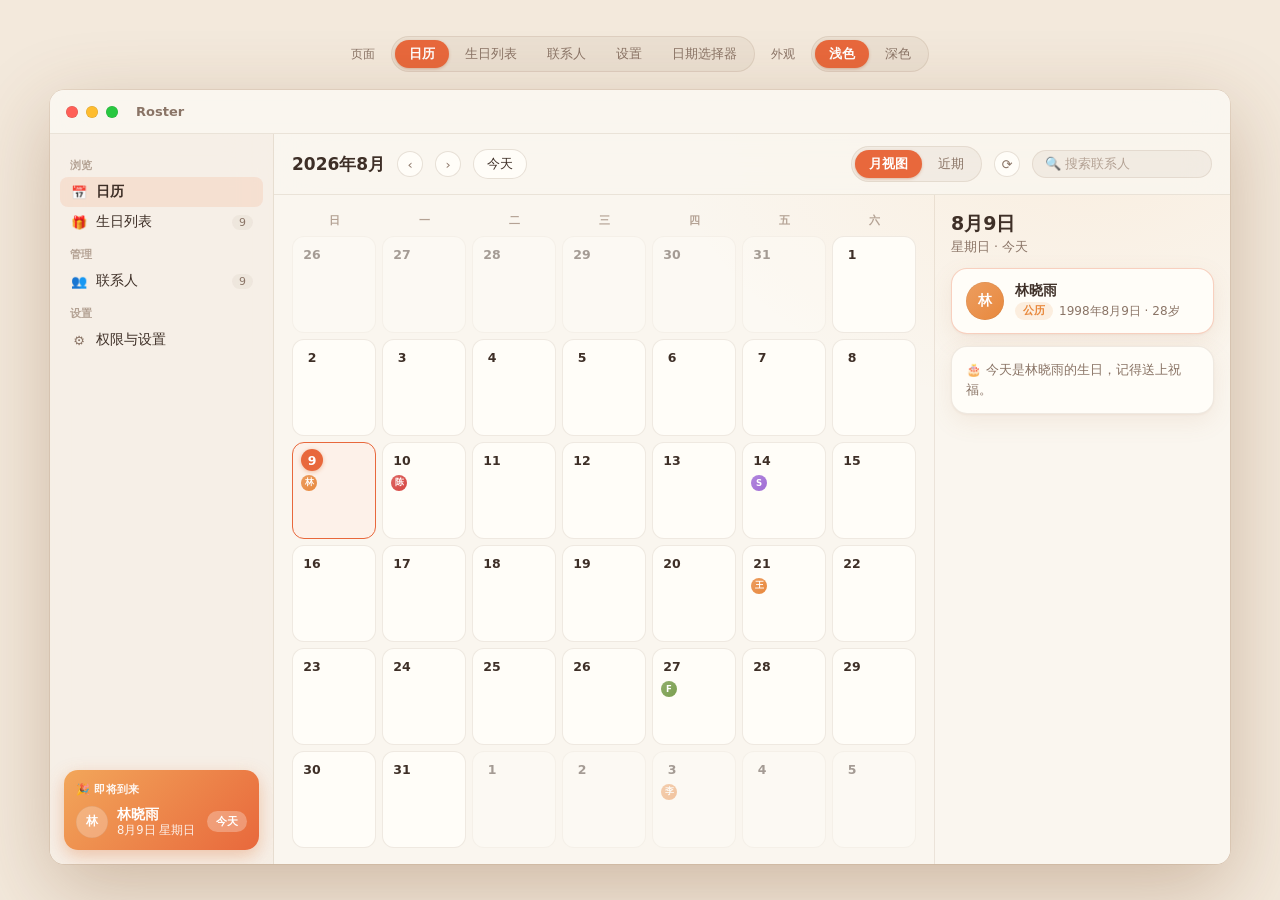
<file: app/redesign-warm.html>
<!DOCTYPE html>
<html lang="zh-CN" data-theme="light">
<head>
<meta charset="UTF-8">
<meta name="viewport" content="width=device-width, initial-scale=1.0">
<title>生日 · 奶油橘温暖风格 Redesign Demo</title>
<style>
/* ============================================================
   设计系统：奶油橘 · Cream & Coral
   感受目标：阳光晒在贺卡纸上 —— 温暖、圆润、克制
   规格来源：docs/superpowers/specs/2026-08-09-warm-redesign-design.md
   ============================================================ */
:root{
  --accent:#E8683C;
  --accent-press:#C94F27;
  --apricot:#F2A65A;

  --cal-gregorian:#E8883C;
  --cal-gregorian-bg:rgba(232,136,60,.13);
  --cal-lunar:#D64541;
  --cal-lunar-bg:rgba(214,69,65,.12);
  --cal-hebrew:#A06CD5;
  --cal-hebrew-bg:rgba(160,108,213,.13);
  --cal-islamic:#7A9E4E;
  --cal-islamic-bg:rgba(122,158,78,.14);

  --page-bg:#F3E9DC;
  --window-bg:#FAF6EF;
  --content-bg:#FAF6EF;
  --card-bg:#FFFDF8;
  --sidebar-bg:rgba(245,238,228,.78);
  --toolbar-bg:rgba(250,246,239,.85);
  --text-primary:#3E2F27;
  --text-secondary:#8A7466;
  --text-tertiary:#B4A294;
  --separator:rgba(120,90,60,.12);
  --hover-fill:rgba(120,90,60,.06);
  --selected-nav:rgba(232,104,60,.12);
  --control-bg:#FFFDF8;
  --control-stroke:rgba(120,90,60,.18);
  --shadow-card:0 1px 2px rgba(180,120,80,.08), 0 8px 24px rgba(180,120,80,.10);
  --shadow-window:0 24px 80px rgba(120,70,30,.30), 0 0 0 .5px rgba(120,70,30,.18);
  --glow:radial-gradient(600px 400px at 85% 0%, rgba(242,166,90,.10), transparent 70%);
  --ok:#7A9E4E;
}
html[data-theme="dark"]{
  --accent:#FF8A5C;
  --accent-press:#E8683C;
  --apricot:#F2A65A;

  --cal-gregorian:#FFAB6B;
  --cal-gregorian-bg:rgba(255,171,107,.20);
  --cal-lunar:#FF6F6B;
  --cal-lunar-bg:rgba(255,111,107,.20);
  --cal-hebrew:#BE9AEE;
  --cal-hebrew-bg:rgba(190,154,238,.22);
  --cal-islamic:#A3C26E;
  --cal-islamic-bg:rgba(163,194,110,.22);

  --page-bg:#1A1410;
  --window-bg:#241D19;
  --content-bg:#241D19;
  --card-bg:#2F2620;
  --sidebar-bg:rgba(38,30,25,.78);
  --toolbar-bg:rgba(36,29,25,.85);
  --text-primary:#F2E8DD;
  --text-secondary:#B09C8C;
  --text-tertiary:#7A6A5C;
  --separator:rgba(255,220,190,.12);
  --hover-fill:rgba(255,220,190,.07);
  --selected-nav:rgba(255,138,92,.18);
  --control-bg:#332922;
  --control-stroke:rgba(255,220,190,.20);
  --shadow-card:0 1px 2px rgba(0,0,0,.30), 0 8px 24px rgba(0,0,0,.28);
  --shadow-window:0 24px 80px rgba(0,0,0,.55), 0 0 0 .5px rgba(255,220,190,.14);
  --glow:radial-gradient(600px 400px at 85% 0%, rgba(242,166,90,.07), transparent 70%);
  --ok:#A3C26E;
}

*{box-sizing:border-box;margin:0;padding:0}
html,body{height:100%}
body{
  font-family:-apple-system,BlinkMacSystemFont,"SF Pro Text","PingFang SC",system-ui,sans-serif;
  background:var(--page-bg);
  color:var(--text-primary);
  display:flex;flex-direction:column;align-items:center;justify-content:center;
  gap:18px;padding:28px;min-height:100vh;
  transition:background .2s ease,color .2s ease;
}
.rounded{font-family:ui-rounded,"SF Pro Rounded",-apple-system,"PingFang SC",system-ui,sans-serif}

/* ---------- demo 控制条（不属于应用本身） ---------- */
.demo-bar{
  display:flex;align-items:center;gap:16px;flex-wrap:wrap;justify-content:center;
}
.demo-bar .label{font-size:12px;color:var(--text-secondary);letter-spacing:.02em}
.seg{
  display:inline-flex;background:var(--hover-fill);border-radius:999px;padding:3px;gap:2px;
  border:1px solid var(--separator);
}
.seg button{
  border:0;background:transparent;color:var(--text-secondary);font:inherit;font-size:13px;
  padding:5px 14px;border-radius:999px;cursor:pointer;transition:all .15s ease;white-space:nowrap;
}
.seg button.active{background:var(--accent);color:#fff;font-weight:600;box-shadow:0 1px 3px rgba(180,80,40,.35)}
.seg button:not(.active):hover{color:var(--text-primary)}

/* ---------- macOS 窗口模拟 ---------- */
.window{
  width:min(1180px,96vw);height:min(780px,86vh);
  background:var(--window-bg);border-radius:14px;overflow:hidden;
  box-shadow:var(--shadow-window);
  display:flex;flex-direction:column;
}
.titlebar{
  height:44px;flex:none;display:flex;align-items:center;padding:0 16px;gap:8px;
  background:var(--toolbar-bg);border-bottom:1px solid var(--separator);
  -webkit-backdrop-filter:blur(20px);backdrop-filter:blur(20px);
}
.tl{width:12px;height:12px;border-radius:50%;box-shadow:inset 0 0 0 .5px rgba(0,0,0,.15)}
.tl.r{background:#FF5F57}.tl.y{background:#FEBC2E}.tl.g{background:#28C840}
.titlebar .doc-title{margin-left:10px;font-size:13px;font-weight:600;color:var(--text-secondary)}
.window-body{flex:1;display:flex;min-height:0}

/* ---------- 侧边栏 ---------- */
.sidebar{
  width:224px;flex:none;background:var(--sidebar-bg);border-right:1px solid var(--separator);
  -webkit-backdrop-filter:blur(24px);backdrop-filter:blur(24px);
  display:flex;flex-direction:column;padding:14px 10px 10px;
}
.side-section{font-size:11px;font-weight:600;color:var(--text-tertiary);padding:10px 10px 4px;letter-spacing:.04em}
.side-item{
  display:flex;align-items:center;gap:8px;padding:6px 10px;border-radius:8px;
  font-size:13.5px;color:var(--text-primary);cursor:pointer;transition:background .15s ease;
  border:0;background:transparent;width:100%;text-align:left;font-family:inherit;
}
.side-item:hover{background:var(--hover-fill)}
.side-item.active{background:var(--selected-nav);font-weight:600}
.side-item.active .ico{color:var(--accent)}
.side-item .ico{width:18px;text-align:center;color:var(--text-secondary);font-size:13px}
.side-item .badge{margin-left:auto;font-size:11px;color:var(--text-secondary);background:var(--hover-fill);border-radius:999px;padding:1px 7px}
.side-spacer{flex:1}
.next-card{
  margin:6px 4px 4px;border-radius:14px;padding:12px;color:#fff;
  background:linear-gradient(135deg,var(--apricot),var(--accent));
  box-shadow:0 6px 18px rgba(220,110,50,.35);
}
.next-card .nc-label{font-size:11px;font-weight:700;opacity:.92;display:flex;align-items:center;gap:5px;letter-spacing:.03em}
.next-card .nc-row{display:flex;align-items:center;gap:9px;margin-top:9px}
.next-card .nc-name{font-size:13.5px;font-weight:700;line-height:1.2}
.next-card .nc-date{font-size:11.5px;opacity:.88;margin-top:1px}
.next-card .nc-chip{margin-left:auto;font-size:11px;font-weight:700;background:rgba(255,255,255,.28);border-radius:999px;padding:3px 9px;white-space:nowrap}
.avatar{
  border-radius:50%;color:#fff;display:flex;align-items:center;justify-content:center;
  font-weight:600;flex:none;box-shadow:inset 0 0 0 .5px rgba(0,0,0,.08);
}
.av-gregorian{background:linear-gradient(135deg,color-mix(in srgb,var(--cal-gregorian) 82%,#fff),var(--cal-gregorian))}
.av-lunar{background:linear-gradient(135deg,color-mix(in srgb,var(--cal-lunar) 82%,#fff),var(--cal-lunar))}
.av-hebrew{background:linear-gradient(135deg,color-mix(in srgb,var(--cal-hebrew) 82%,#fff),var(--cal-hebrew))}
.av-islamic{background:linear-gradient(135deg,color-mix(in srgb,var(--cal-islamic) 82%,#fff),var(--cal-islamic))}

/* ---------- 内容区通用 ---------- */
.content{flex:1;min-width:0;position:relative;display:flex;flex-direction:column;background:var(--content-bg)}
.content::before{content:"";position:absolute;inset:0;background:var(--glow);pointer-events:none}
.page{display:none;flex:1;min-height:0;flex-direction:column;position:relative}
.page.active{display:flex}
.toolbar{
  flex:none;display:flex;align-items:center;gap:12px;padding:12px 18px;
  border-bottom:1px solid var(--separator);background:var(--toolbar-bg);
  -webkit-backdrop-filter:blur(20px);backdrop-filter:blur(20px);
}
.toolbar h1{font-size:17px;font-weight:700}
.tb-spacer{flex:1}
.btn{
  font:inherit;font-size:13px;border-radius:999px;cursor:pointer;transition:all .15s ease;
  border:1px solid var(--control-stroke);background:var(--control-bg);color:var(--text-primary);
  padding:5px 13px;
}
.btn:hover{background:var(--hover-fill)}
.btn-primary{background:var(--accent);border-color:transparent;color:#fff;font-weight:600;box-shadow:0 1px 4px rgba(220,110,50,.35)}
.btn-primary:hover{background:var(--accent-press)}
.btn-icon{width:26px;height:26px;padding:0;display:inline-flex;align-items:center;justify-content:center;color:var(--text-secondary)}
.search{
  display:flex;align-items:center;gap:6px;background:var(--hover-fill);border:1px solid var(--separator);
  border-radius:999px;padding:4px 12px;font-size:13px;color:var(--text-tertiary);width:180px;
}
.badge-kind{font-size:10.5px;font-weight:700;border-radius:999px;padding:2px 8px;white-space:nowrap}
.bk-gregorian{color:var(--cal-gregorian);background:var(--cal-gregorian-bg)}
.bk-lunar{color:var(--cal-lunar);background:var(--cal-lunar-bg)}
.bk-hebrew{color:var(--cal-hebrew);background:var(--cal-hebrew-bg)}
.bk-islamic{color:var(--cal-islamic);background:var(--cal-islamic-bg)}
.chip{
  font-size:12px;font-weight:600;border-radius:999px;padding:4px 11px;white-space:nowrap;
  color:var(--accent);background:color-mix(in srgb,var(--accent) 12%,transparent);
}
.chip.today{background:var(--accent);color:#fff;box-shadow:0 2px 6px rgba(220,110,50,.4)}
.card{background:var(--card-bg);border-radius:16px;box-shadow:var(--shadow-card);border:1px solid var(--separator)}

/* ---------- 日历页 ---------- */
.cal-body{flex:1;display:flex;min-height:0}
.cal-grid-wrap{flex:1;min-width:0;padding:16px 18px;display:flex;flex-direction:column;overflow:auto}
.cal-week{display:grid;grid-template-columns:repeat(7,1fr);gap:6px;margin-bottom:6px}
.cal-week div{text-align:center;font-size:11px;font-weight:600;color:var(--text-tertiary);padding:2px 0}
.cal-grid{flex:1;display:grid;grid-template-columns:repeat(7,1fr);grid-auto-rows:1fr;gap:6px;min-height:0}
.cell{
  background:var(--card-bg);border:1px solid var(--separator);border-radius:12px;
  padding:6px 8px;display:flex;flex-direction:column;gap:4px;min-height:74px;
  transition:border-color .15s ease,background .15s ease;
}
.cell.dim{opacity:.45}
.cell .dnum{font-size:12.5px;font-weight:600;width:22px;height:22px;display:flex;align-items:center;justify-content:center;border-radius:50%}
.cell.is-today .dnum{background:var(--accent);color:#fff;box-shadow:0 1px 4px rgba(220,110,50,.4)}
.cell.selected{border-color:var(--accent);background:color-mix(in srgb,var(--accent) 8%,var(--card-bg))}
.cell .marks{display:flex;flex-wrap:wrap;gap:3px;align-items:center}
.dot{width:6px;height:6px;border-radius:50%}
.mini{width:16px;height:16px;font-size:8.5px;border-radius:50%;color:#fff;display:flex;align-items:center;justify-content:center;font-weight:600}
.more{font-size:9.5px;color:var(--text-tertiary);font-weight:600}
.day-detail{
  width:296px;flex:none;border-left:1px solid var(--separator);padding:16px;overflow:auto;
  display:flex;flex-direction:column;gap:12px;
}
.day-detail h2{font-size:19px;font-weight:700}
.day-detail .sub{font-size:12.5px;color:var(--text-secondary);margin-top:2px}
.bday-card{padding:13px 14px;display:flex;align-items:center;gap:11px}
.bday-card.celebrate{border-color:color-mix(in srgb,var(--accent) 30%,transparent)}
.bday-card .nm{font-size:14px;font-weight:600}
.bday-card .meta{font-size:12px;color:var(--text-secondary);margin-top:2px;display:flex;gap:6px;align-items:center}
.empty-hint{
  flex:1;display:flex;flex-direction:column;align-items:center;justify-content:center;gap:8px;
  color:var(--text-tertiary);font-size:13px;text-align:center;padding:24px;
}
.empty-hint .big{font-size:30px}

/* ---------- 列表页 ---------- */
.list-scroll{flex:1;overflow:auto;padding:8px 18px 24px}
.group-title{
  font-size:15px;font-weight:700;padding:18px 4px 8px;display:flex;align-items:baseline;gap:8px;
}
.group-title .cnt{font-size:11.5px;font-weight:600;color:var(--text-tertiary)}
.row{
  display:flex;align-items:center;gap:12px;padding:10px 12px;border-radius:14px;
  transition:background .15s ease;cursor:default;
}
.row:hover{background:var(--hover-fill)}
.row + .row{margin-top:2px}
.row .nm{font-size:14px;font-weight:600}
.row .meta{font-size:12px;color:var(--text-secondary);margin-top:2px;display:flex;gap:6px;align-items:center}
.row .chip{margin-left:auto}
.row.celebrate{background:color-mix(in srgb,var(--accent) 7%,transparent);box-shadow:inset 0 0 0 1px color-mix(in srgb,var(--accent) 25%,transparent)}

/* ---------- 联系人编辑页 ---------- */
.ed-body{flex:1;display:flex;min-height:0}
.ed-list{
  width:260px;flex:none;border-right:1px solid var(--separator);display:flex;flex-direction:column;
}
.ed-list .search{margin:12px 12px 8px;width:auto}
.ed-items{flex:1;overflow:auto;padding:4px 8px 12px}
.ed-item{
  display:flex;align-items:center;gap:10px;padding:8px 10px;border-radius:12px;cursor:pointer;
  transition:background .15s ease;border:0;background:transparent;width:100%;text-align:left;font:inherit;color:inherit;
}
.ed-item:hover{background:var(--hover-fill)}
.ed-item.active{background:var(--selected-nav)}
.ed-item .nm{font-size:13.5px;font-weight:600}
.ed-item .sub2{font-size:11.5px;color:var(--text-secondary);margin-top:1px}
.ed-item .fill-dot{margin-left:auto;width:7px;height:7px;border-radius:50%;background:var(--ok)}
.ed-item .fill-dot.empty{background:var(--control-stroke)}
.ed-form{flex:1;overflow:auto;padding:22px 26px;display:flex;flex-direction:column;gap:16px}
.ed-form h2{font-size:19px;font-weight:700;display:flex;align-items:center;gap:10px}
.form-card{padding:18px;display:flex;flex-direction:column;gap:14px}
.form-label{font-size:12px;font-weight:600;color:var(--text-secondary)}
.field-row{display:flex;gap:10px}
.field{
  flex:1;display:flex;flex-direction:column;gap:5px;
}
.field .box{
  background:var(--control-bg);border:1px solid var(--control-stroke);border-radius:10px;
  padding:7px 11px;font-size:13.5px;color:var(--text-primary);display:flex;justify-content:space-between;align-items:center;
}
.field .box .chev{color:var(--text-tertiary);font-size:10px}
.toggle-row{display:flex;align-items:center;gap:9px;font-size:13px}
.toggle{width:36px;height:21px;border-radius:999px;background:var(--accent);position:relative;box-shadow:inset 0 0 0 .5px rgba(0,0,0,.08)}
.toggle::after{content:"";position:absolute;top:2px;right:2px;width:17px;height:17px;border-radius:50%;background:#fff;box-shadow:0 1px 3px rgba(0,0,0,.25)}
.form-actions{display:flex;align-items:center;gap:12px}
.link-danger{border:0;background:none;font:inherit;font-size:13px;color:var(--cal-lunar);cursor:pointer;padding:5px 4px}

/* ---------- 设置页 ---------- */
.set-scroll{flex:1;overflow:auto;padding:22px 26px;display:flex;flex-direction:column;gap:16px;max-width:640px}
.set-card{padding:18px;display:flex;flex-direction:column;gap:12px}
.set-card h3{font-size:14.5px;font-weight:700}
.set-card p{font-size:12.5px;color:var(--text-secondary);line-height:1.55}
.status-row{display:flex;align-items:center;gap:9px;font-size:13.5px;font-weight:600}
.status-dot{width:9px;height:9px;border-radius:50%;background:var(--ok);box-shadow:0 0 0 3px color-mix(in srgb,var(--ok) 22%,transparent)}
.set-row{display:flex;align-items:center;gap:12px;padding:9px 0;border-top:1px solid var(--separator)}
.set-row:first-of-type{border-top:0}
.set-row .t{font-size:13.5px;font-weight:600}
.set-row .d{font-size:11.5px;color:var(--text-secondary);margin-top:1px}
.set-row .seg{margin-left:auto}
.about{font-size:12px;color:var(--text-tertiary);line-height:1.7}

/* ---------- 日期选择器组件页 ---------- */
.pk-wrap{flex:1;overflow:auto;padding:22px 26px;display:flex;flex-wrap:wrap;gap:20px;align-items:flex-start}
.pk-group{display:flex;flex-direction:column;gap:10px}
.pk-group .pk-title{font-size:13px;font-weight:700}
.pk-group .pk-desc{font-size:11.5px;color:var(--text-secondary)}
.pk-pop{
  width:272px;border-radius:14px;padding:12px;background:var(--card-bg);
  border:1px solid var(--separator);box-shadow:var(--shadow-card);
  display:flex;flex-direction:column;gap:8px;
}
.pk-head{display:flex;align-items:center;gap:6px}
.pk-head .t{font-size:13px;font-weight:700;flex:1;text-align:center}
.pk-head button{border:0;background:transparent;color:var(--text-secondary);font-size:14px;cursor:pointer;width:24px;height:24px;border-radius:6px}
.pk-head button:hover{background:var(--hover-fill);color:var(--text-primary)}
.pk-week{display:grid;grid-template-columns:repeat(7,1fr);font-size:10px;font-weight:600;color:var(--text-tertiary);text-align:center}
.pk-days{display:grid;grid-template-columns:repeat(7,1fr);gap:2px}
.pk-day{
  height:30px;display:flex;align-items:center;justify-content:center;font-size:12.5px;
  border-radius:50%;cursor:default;transition:background .12s ease;
}
.pk-day:hover{background:var(--hover-fill)}
.pk-day.dim{color:var(--text-tertiary);opacity:.55}
.pk-day.today{box-shadow:inset 0 0 0 1.5px var(--accent);color:var(--accent);font-weight:700}
.pk-day.sel{background:var(--accent);color:#fff;font-weight:700;box-shadow:0 1px 4px rgba(220,110,50,.4)}
.pk-foot{display:flex;justify-content:space-between;align-items:center;border-top:1px solid var(--separator);padding-top:8px}
.pk-foot .lnk{border:0;background:none;font:inherit;font-size:12px;color:var(--accent);cursor:pointer;font-weight:600}
.pk-foot .lnk.mute{color:var(--text-tertiary);font-weight:400}
.pk-months{display:grid;grid-template-columns:repeat(3,1fr);gap:4px}
.pk-m{
  padding:8px 0;text-align:center;font-size:12.5px;border-radius:9px;cursor:default;
  transition:background .12s ease;
}
.pk-m:hover{background:var(--hover-fill)}
.pk-m.sel{background:var(--selected-nav);color:var(--accent);font-weight:700}
.pk-years{display:grid;grid-template-columns:repeat(4,1fr);gap:4px}
.pk-cols{display:flex;gap:8px}
.pk-col{
  flex:1;display:flex;flex-direction:column;gap:1px;max-height:196px;overflow:hidden;
  background:var(--hover-fill);border-radius:10px;padding:4px;
}
.pk-col .cap{text-align:center;font-size:10px;font-weight:600;color:var(--text-tertiary);padding:2px 0 4px}
.pk-opt{padding:4.5px 4px;text-align:center;font-size:12.5px;border-radius:7px;color:var(--text-primary)}
.pk-opt.sel{background:var(--card-bg);color:var(--accent);font-weight:700;box-shadow:0 1px 3px rgba(120,70,30,.15)}
.pk-opt.dim{color:var(--text-tertiary)}
.pk-note{font-size:11.5px;color:var(--text-secondary);background:var(--hover-fill);border-radius:9px;padding:7px 10px;line-height:1.5}
.pk-note b{color:var(--text-primary)}
</style>
</head>
<body>

<!-- demo 控制条（非应用 UI） -->
<div class="demo-bar">
  <span class="label">页面</span>
  <div class="seg" id="pageSeg">
    <button class="active" data-page="calendar">日历</button>
    <button data-page="list">生日列表</button>
    <button data-page="contacts">联系人</button>
    <button data-page="settings">设置</button>
    <button data-page="pickers">日期选择器</button>
  </div>
  <span class="label">外观</span>
  <div class="seg" id="themeSeg">
    <button data-theme-val="light" class="active">浅色</button>
    <button data-theme-val="dark">深色</button>
  </div>
</div>

<div class="window">
  <div class="titlebar">
    <span class="tl r"></span><span class="tl y"></span><span class="tl g"></span>
    <span class="doc-title">Roster</span>
  </div>
  <div class="window-body">

    <!-- 侧边栏 -->
    <aside class="sidebar">
      <div class="side-section">浏览</div>
      <button class="side-item active" data-page="calendar"><span class="ico">📅</span>日历</button>
      <button class="side-item" data-page="list"><span class="ico">🎁</span>生日列表<span class="badge">9</span></button>
      <div class="side-section">管理</div>
      <button class="side-item" data-page="contacts"><span class="ico">👥</span>联系人<span class="badge">9</span></button>
      <div class="side-section">设置</div>
      <button class="side-item" data-page="settings"><span class="ico">⚙️</span>权限与设置</button>
      <div class="side-spacer"></div>
      <div class="next-card">
        <div class="nc-label">🎉 即将到来</div>
        <div class="nc-row">
          <span class="avatar av-gregorian" style="width:32px;height:32px;font-size:12px;background:rgba(255,255,255,.25)">林</span>
          <span>
            <div class="nc-name">林晓雨</div>
            <div class="nc-date">8月9日 星期日</div>
          </span>
          <span class="nc-chip">今天</span>
        </div>
      </div>
    </aside>

    <!-- 内容区 -->
    <main class="content">

      <!-- ========== 页面 1：日历仪表盘 ========== -->
      <section class="page active" data-page="calendar">
        <div class="toolbar">
          <h1 class="rounded">2026年8月</h1>
          <button class="btn btn-icon">‹</button>
          <button class="btn btn-icon">›</button>
          <button class="btn">今天</button>
          <div class="tb-spacer"></div>
          <div class="seg">
            <button class="active">月视图</button>
            <button>近期</button>
          </div>
          <button class="btn btn-icon" title="刷新">⟳</button>
          <div class="search">🔍 搜索联系人</div>
        </div>
        <div class="cal-body">
          <div class="cal-grid-wrap">
            <div class="cal-week"><div>日</div><div>一</div><div>二</div><div>三</div><div>四</div><div>五</div><div>六</div></div>
            <div class="cal-grid">
              <div class="cell dim"><span class="dnum">26</span></div>
              <div class="cell dim"><span class="dnum">27</span></div>
              <div class="cell dim"><span class="dnum">28</span></div>
              <div class="cell dim"><span class="dnum">29</span></div>
              <div class="cell dim"><span class="dnum">30</span></div>
              <div class="cell dim"><span class="dnum">31</span></div>
              <div class="cell"><span class="dnum">1</span></div>
              <div class="cell"><span class="dnum">2</span></div>
              <div class="cell"><span class="dnum">3</span></div>
              <div class="cell"><span class="dnum">4</span></div>
              <div class="cell"><span class="dnum">5</span></div>
              <div class="cell"><span class="dnum">6</span></div>
              <div class="cell"><span class="dnum">7</span></div>
              <div class="cell"><span class="dnum">8</span></div>
              <div class="cell is-today selected">
                <span class="dnum">9</span>
                <span class="marks"><span class="mini av-gregorian">林</span></span>
              </div>
              <div class="cell">
                <span class="dnum">10</span>
                <span class="marks"><span class="mini av-lunar">陈</span></span>
              </div>
              <div class="cell"><span class="dnum">11</span></div>
              <div class="cell"><span class="dnum">12</span></div>
              <div class="cell"><span class="dnum">13</span></div>
              <div class="cell">
                <span class="dnum">14</span>
                <span class="marks"><span class="mini av-hebrew">S</span></span>
              </div>
              <div class="cell"><span class="dnum">15</span></div>
              <div class="cell"><span class="dnum">16</span></div>
              <div class="cell"><span class="dnum">17</span></div>
              <div class="cell"><span class="dnum">18</span></div>
              <div class="cell"><span class="dnum">19</span></div>
              <div class="cell"><span class="dnum">20</span></div>
              <div class="cell">
                <span class="dnum">21</span>
                <span class="marks"><span class="mini av-gregorian">王</span></span>
              </div>
              <div class="cell"><span class="dnum">22</span></div>
              <div class="cell"><span class="dnum">23</span></div>
              <div class="cell"><span class="dnum">24</span></div>
              <div class="cell"><span class="dnum">25</span></div>
              <div class="cell"><span class="dnum">26</span></div>
              <div class="cell">
                <span class="dnum">27</span>
                <span class="marks"><span class="mini av-islamic">F</span></span>
              </div>
              <div class="cell"><span class="dnum">28</span></div>
              <div class="cell"><span class="dnum">29</span></div>
              <div class="cell"><span class="dnum">30</span></div>
              <div class="cell"><span class="dnum">31</span></div>
              <div class="cell dim"><span class="dnum">1</span></div>
              <div class="cell dim"><span class="dnum">2</span></div>
              <div class="cell dim">
                <span class="dnum">3</span>
                <span class="marks"><span class="mini av-gregorian">李</span></span>
              </div>
              <div class="cell dim"><span class="dnum">4</span></div>
              <div class="cell dim"><span class="dnum">5</span></div>
            </div>
          </div>
          <div class="day-detail">
            <div>
              <h2 class="rounded">8月9日</h2>
              <div class="sub">星期日 · 今天</div>
            </div>
            <div class="card bday-card celebrate">
              <span class="avatar av-gregorian" style="width:38px;height:38px;font-size:14px">林</span>
              <span>
                <div class="nm">林晓雨</div>
                <div class="meta"><span class="badge-kind bk-gregorian">公历</span>1998年8月9日 · 28岁</div>
              </span>
            </div>
            <div class="card" style="padding:13px 14px">
              <div style="font-size:12.5px;color:var(--text-secondary);line-height:1.6">
                🎂 今天是林晓雨的生日，记得送上祝福。
              </div>
            </div>
          </div>
        </div>
      </section>

      <!-- ========== 页面 2：生日列表 ========== -->
      <section class="page" data-page="list">
        <div class="toolbar">
          <h1 class="rounded">生日列表</h1>
          <div class="tb-spacer"></div>
          <div class="search">🔍 搜索联系人</div>
        </div>
        <div class="list-scroll">
          <div class="group-title rounded">2026年8月 <span class="cnt">5 个生日</span></div>

          <div class="row celebrate">
            <span class="avatar av-gregorian" style="width:38px;height:38px;font-size:14px">林</span>
            <span>
              <div class="nm">林晓雨</div>
              <div class="meta"><span class="badge-kind bk-gregorian">公历</span>8月9日 · 28岁</div>
            </span>
            <span class="chip today">🎂 今天</span>
          </div>
          <div class="row">
            <span class="avatar av-lunar" style="width:38px;height:38px;font-size:14px">陈</span>
            <span>
              <div class="nm">陈默</div>
              <div class="meta"><span class="badge-kind bk-lunar">农历</span>六月廿七 · 8月10日</div>
            </span>
            <span class="chip">明天</span>
          </div>
          <div class="row">
            <span class="avatar av-hebrew" style="width:38px;height:38px;font-size:12px">SC</span>
            <span>
              <div class="nm">Sarah Cohen</div>
              <div class="meta"><span class="badge-kind bk-hebrew">希伯来历</span>1 Elul · 8月14日</div>
            </span>
            <span class="chip">5 天后</span>
          </div>
          <div class="row">
            <span class="avatar av-gregorian" style="width:38px;height:38px;font-size:14px">王</span>
            <span>
              <div class="nm">王雅琴</div>
              <div class="meta"><span class="badge-kind bk-gregorian">公历</span>8月21日 · 54岁</div>
            </span>
            <span class="chip">12 天后</span>
          </div>
          <div class="row">
            <span class="avatar av-islamic" style="width:38px;height:38px;font-size:12px">FA</span>
            <span>
              <div class="nm">Fatima Al-Rashid</div>
              <div class="meta"><span class="badge-kind bk-islamic">伊斯兰历</span>13 Rabiʻ I · 8月27日</div>
            </span>
            <span class="chip">18 天后</span>
          </div>

          <div class="group-title rounded">2026年9月 <span class="cnt">2 个生日</span></div>
          <div class="row">
            <span class="avatar av-gregorian" style="width:38px;height:38px;font-size:14px">李</span>
            <span>
              <div class="nm">李国强</div>
              <div class="meta"><span class="badge-kind bk-gregorian">公历</span>9月3日 · 61岁</div>
            </span>
            <span class="chip">25 天后</span>
          </div>
          <div class="row">
            <span class="avatar av-lunar" style="width:38px;height:38px;font-size:14px">周</span>
            <span>
              <div class="nm">周婷</div>
              <div class="meta"><span class="badge-kind bk-lunar">农历</span>八月初八 · 9月18日</div>
            </span>
            <span class="chip">40 天后</span>
          </div>

          <div class="group-title rounded">2026年10月 <span class="cnt">2 个生日</span></div>
          <div class="row">
            <span class="avatar av-gregorian" style="width:38px;height:38px;font-size:14px">张</span>
            <span>
              <div class="nm">张伟</div>
              <div class="meta"><span class="badge-kind bk-gregorian">公历</span>10月2日 · 35岁</div>
            </span>
            <span class="chip">54 天后</span>
          </div>
          <div class="row">
            <span class="avatar av-hebrew" style="width:38px;height:38px;font-size:14px">刘</span>
            <span>
              <div class="nm">刘洋</div>
              <div class="meta"><span class="badge-kind bk-hebrew">希伯来历</span>15 Tishrei · 10月26日</div>
            </span>
            <span class="chip">78 天后</span>
          </div>
        </div>
      </section>

      <!-- ========== 页面 3：联系人编辑 ========== -->
      <section class="page" data-page="contacts">
        <div class="toolbar">
          <h1 class="rounded">联系人</h1>
          <div class="tb-spacer"></div>
          <button class="btn btn-icon" title="刷新">⟳</button>
        </div>
        <div class="ed-body">
          <div class="ed-list">
            <div class="search">🔍 搜索</div>
            <div class="ed-items">
              <button class="ed-item"><span class="avatar av-gregorian" style="width:30px;height:30px;font-size:11px">林</span><span><div class="nm">林晓雨</div><div class="sub2">公历 · 8月9日</div></span><span class="fill-dot"></span></button>
              <button class="ed-item active"><span class="avatar av-lunar" style="width:30px;height:30px;font-size:11px">陈</span><span><div class="nm">陈默</div><div class="sub2">农历 · 六月廿七</div></span><span class="fill-dot"></span></button>
              <button class="ed-item"><span class="avatar av-hebrew" style="width:30px;height:30px;font-size:10px">SC</span><span><div class="nm">Sarah Cohen</div><div class="sub2">希伯来历 · 1 Elul</div></span><span class="fill-dot"></span></button>
              <button class="ed-item"><span class="avatar av-gregorian" style="width:30px;height:30px;font-size:11px">王</span><span><div class="nm">王雅琴</div><div class="sub2">公历 · 8月21日</div></span><span class="fill-dot"></span></button>
              <button class="ed-item"><span class="avatar av-islamic" style="width:30px;height:30px;font-size:10px">FA</span><span><div class="nm">Fatima Al-Rashid</div><div class="sub2">伊斯兰历 · 13 Rabiʻ I</div></span><span class="fill-dot"></span></button>
              <button class="ed-item"><span class="avatar av-gregorian" style="width:30px;height:30px;font-size:11px">李</span><span><div class="nm">李国强</div><div class="sub2">公历 · 9月3日</div></span><span class="fill-dot"></span></button>
              <button class="ed-item"><span class="avatar av-lunar" style="width:30px;height:30px;font-size:11px">周</span><span><div class="nm">周婷</div><div class="sub2">农历 · 八月初八</div></span><span class="fill-dot"></span></button>
              <button class="ed-item"><span class="avatar av-gregorian" style="width:30px;height:30px;font-size:11px">张</span><span><div class="nm">张伟</div><div class="sub2">公历 · 10月2日</div></span><span class="fill-dot"></span></button>
              <button class="ed-item"><span class="avatar av-hebrew" style="width:30px;height:30px;font-size:11px">刘</span><span><div class="nm">刘洋</div><div class="sub2">未填年份</div></span><span class="fill-dot empty"></span></button>
            </div>
          </div>
          <div class="ed-form">
            <h2 class="rounded"><span class="avatar av-lunar" style="width:34px;height:34px;font-size:13px">陈</span>陈默</h2>
            <div class="card form-card">
              <span class="form-label">生日类型</span>
              <div class="seg" style="align-self:flex-start">
                <button>公历</button>
                <button class="active">农历</button>
                <button>希伯来历</button>
                <button>伊斯兰历</button>
              </div>
              <span class="form-label">生日日期</span>
              <div class="field-row">
                <div class="field"><span class="form-label" style="font-weight:500">年</span><div class="box">1992 <span class="chev">▾</span></div></div>
                <div class="field"><span class="form-label" style="font-weight:500">月</span><div class="box">六月 <span class="chev">▾</span></div></div>
                <div class="field"><span class="form-label" style="font-weight:500">日</span><div class="box">廿七 <span class="chev">▾</span></div></div>
              </div>
              <div class="toggle-row"><span class="toggle"></span>闰月</div>
              <div style="font-size:12px;color:var(--text-secondary);background:var(--hover-fill);border-radius:10px;padding:9px 12px">
                对应的公历日期：<b style="color:var(--text-primary)">2026年8月10日</b>（明天）
              </div>
            </div>
            <div class="form-actions">
              <button class="btn btn-primary" style="padding:7px 22px">存储</button>
              <button class="link-danger">清除生日</button>
            </div>
          </div>
        </div>
      </section>

      <!-- ========== 页面 4：权限与设置 ========== -->
      <section class="page" data-page="settings">
        <div class="toolbar">
          <h1 class="rounded">权限与设置</h1>
        </div>
        <div class="set-scroll">
          <div class="card set-card">
            <h3>通讯录访问</h3>
            <div class="status-row"><span class="status-dot"></span>已授权 · 可读取和修改联系人生日</div>
            <p>Roster 直接读写 macOS 系统通讯录，所有数据保留在本机。如需变更权限，请前往「系统设置 › 隐私与安全性 › 通讯录」。</p>
            <div><button class="btn">打开系统设置</button></div>
          </div>
          <div class="card set-card">
            <h3>偏好</h3>
            <div class="set-row">
              <span><div class="t">界面语言</div><div class="d">影响日期与历法名称的显示</div></span>
              <div class="seg"><button class="active">简体中文</button><button>繁體中文</button><button>English</button></div>
            </div>
            <div class="set-row">
              <span><div class="t">外观</div><div class="d">浅色 / 深色模式</div></span>
              <div class="seg"><button class="active">跟随系统</button><button>浅色</button><button>深色</button></div>
            </div>
          </div>
          <div class="card set-card">
            <h3>关于</h3>
            <div class="about">
              Roster 0.2.0<br>
              本地优先的通讯录生日管理工具，支持公历、农历、希伯来历与伊斯兰历。<br>
              通讯录始终是数据的唯一来源。
            </div>
          </div>
        </div>
      </section>

      <!-- ========== 页面 5：日期选择器组件（demo 专属） ========== -->
      <section class="page" data-page="pickers">
        <div class="toolbar">
          <h1 class="rounded">日期选择器</h1>
          <div class="tb-spacer"></div>
          <span style="font-size:12px;color:var(--text-tertiary)">demo 组件页 · 非应用界面</span>
        </div>
        <div class="pk-wrap">

          <!-- 公历迷你日历 -->
          <div class="pk-group">
            <div class="pk-title">公历日期选择器</div>
            <div class="pk-pop">
              <div class="pk-head"><button>‹</button><span class="t rounded">2026年8月</span><button>›</button></div>
              <div class="pk-week"><div>日</div><div>一</div><div>二</div><div>三</div><div>四</div><div>五</div><div>六</div></div>
              <div class="pk-days">
                <span class="pk-day dim">26</span><span class="pk-day dim">27</span><span class="pk-day dim">28</span><span class="pk-day dim">29</span><span class="pk-day dim">30</span><span class="pk-day dim">31</span><span class="pk-day">1</span>
                <span class="pk-day">2</span><span class="pk-day">3</span><span class="pk-day">4</span><span class="pk-day">5</span><span class="pk-day">6</span><span class="pk-day">7</span><span class="pk-day">8</span>
                <span class="pk-day today">9</span><span class="pk-day sel">10</span><span class="pk-day">11</span><span class="pk-day">12</span><span class="pk-day">13</span><span class="pk-day">14</span><span class="pk-day">15</span>
                <span class="pk-day">16</span><span class="pk-day">17</span><span class="pk-day">18</span><span class="pk-day">19</span><span class="pk-day">20</span><span class="pk-day">21</span><span class="pk-day">22</span>
                <span class="pk-day">23</span><span class="pk-day">24</span><span class="pk-day">25</span><span class="pk-day">26</span><span class="pk-day">27</span><span class="pk-day">28</span><span class="pk-day">29</span>
                <span class="pk-day">30</span><span class="pk-day">31</span><span class="pk-day dim">1</span><span class="pk-day dim">2</span><span class="pk-day dim">3</span><span class="pk-day dim">4</span><span class="pk-day dim">5</span>
              </div>
              <div class="pk-foot"><button class="lnk mute">清除</button><button class="lnk">回到今天</button></div>
            </div>
            <div class="pk-desc">用于联系人编辑中选择公历生日；今天 = 珊瑚描边，选中 = 珊瑚实底。</div>
          </div>

          <!-- 月/年跳转 -->
          <div class="pk-group">
            <div class="pk-title">月份 / 年份跳转</div>
            <div class="pk-pop">
              <div class="pk-head"><button>‹</button><span class="t rounded">2026</span><button>›</button></div>
              <div class="pk-months">
                <span class="pk-m">1月</span><span class="pk-m">2月</span><span class="pk-m">3月</span>
                <span class="pk-m">4月</span><span class="pk-m">5月</span><span class="pk-m">6月</span>
                <span class="pk-m">7月</span><span class="pk-m sel">8月</span><span class="pk-m">9月</span>
                <span class="pk-m">10月</span><span class="pk-m">11月</span><span class="pk-m">12月</span>
              </div>
            </div>
            <div class="pk-pop">
              <div class="pk-head"><button>‹</button><span class="t rounded">2020 – 2029</span><button>›</button></div>
              <div class="pk-years">
                <span class="pk-m">2020</span><span class="pk-m">2021</span><span class="pk-m">2022</span><span class="pk-m">2023</span>
                <span class="pk-m">2024</span><span class="pk-m">2025</span><span class="pk-m sel">2026</span><span class="pk-m">2027</span>
                <span class="pk-m">2028</span><span class="pk-m">2029</span><span class="pk-m dim">2030</span><span class="pk-m dim">2031</span>
              </div>
            </div>
            <div class="pk-desc">主日历工具栏点击「2026年8月」时弹出，两级钻取：年 → 月。</div>
          </div>

          <!-- 农历选择器 -->
          <div class="pk-group">
            <div class="pk-title">农历日期选择器</div>
            <div class="pk-pop" style="width:304px">
              <div class="pk-cols">
                <div class="pk-col">
                  <div class="cap">年</div>
                  <span class="pk-opt dim">1990</span><span class="pk-opt dim">1991</span><span class="pk-opt sel">1992</span><span class="pk-opt">1993</span><span class="pk-opt">1994</span><span class="pk-opt dim">1995</span>
                </div>
                <div class="pk-col">
                  <div class="cap">月</div>
                  <span class="pk-opt">四月</span><span class="pk-opt">五月</span><span class="pk-opt sel">六月</span><span class="pk-opt">七月</span><span class="pk-opt">八月</span><span class="pk-opt">九月</span>
                </div>
                <div class="pk-col">
                  <div class="cap">日</div>
                  <span class="pk-opt">廿五</span><span class="pk-opt">廿六</span><span class="pk-opt sel">廿七</span><span class="pk-opt">廿八</span><span class="pk-opt">廿九</span><span class="pk-opt">三十</span>
                </div>
              </div>
              <div class="toggle-row" style="font-size:12.5px"><span class="toggle" style="width:32px;height:19px"></span>闰月</div>
              <div class="pk-note">对应公历：<b>2026年8月10日</b>（明天）<br>月份列表含「闰×月」条目（如 闰五月），随年份动态出现。</div>
            </div>
            <div class="pk-desc">三列滚轮式选择（落地 SwiftUI 时为 .wheel 样式 Picker）。</div>
          </div>

          <!-- 希伯来历 / 伊斯兰历 -->
          <div class="pk-group">
            <div class="pk-title">希伯来历 / 伊斯兰历选择器</div>
            <div class="pk-pop" style="width:304px">
              <div class="pk-note" style="background:none;padding:0 0 2px"><b>希伯来历</b></div>
              <div class="pk-cols">
                <div class="pk-col">
                  <div class="cap">年</div>
                  <span class="pk-opt dim">5785</span><span class="pk-opt sel">5786</span><span class="pk-opt">5787</span>
                </div>
                <div class="pk-col">
                  <div class="cap">月</div>
                  <span class="pk-opt">Av</span><span class="pk-opt sel">Elul</span><span class="pk-opt">Tishrei</span>
                </div>
                <div class="pk-col">
                  <div class="cap">日</div>
                  <span class="pk-opt dim">29</span><span class="pk-opt sel">1</span><span class="pk-opt">2</span>
                </div>
              </div>
            </div>
            <div class="pk-pop" style="width:304px">
              <div class="pk-note" style="background:none;padding:0 0 2px"><b>伊斯兰历</b></div>
              <div class="pk-cols">
                <div class="pk-col">
                  <div class="cap">年</div>
                  <span class="pk-opt dim">1447</span><span class="pk-opt sel">1448</span><span class="pk-opt">1449</span>
                </div>
                <div class="pk-col">
                  <div class="cap">月</div>
                  <span class="pk-opt">Safar</span><span class="pk-opt sel">Rabiʻ I</span><span class="pk-opt">Rabiʻ II</span>
                </div>
                <div class="pk-col">
                  <div class="cap">日</div>
                  <span class="pk-opt dim">12</span><span class="pk-opt sel">13</span><span class="pk-opt">14</span>
                </div>
              </div>
            </div>
            <div class="pk-desc">与农历选择器同构，月份名随界面语言本地化。</div>
          </div>

        </div>
      </section>

    </main>
  </div>
</div>

<script>
(function () {
  var pages = document.querySelectorAll('.page');
  var pageBtns = document.querySelectorAll('#pageSeg button, .side-item');
  function showPage(name) {
    pages.forEach(function (p) { p.classList.toggle('active', p.dataset.page === name); });
    pageBtns.forEach(function (b) { b.classList.toggle('active', b.dataset.page === name); });
  }
  pageBtns.forEach(function (b) {
    b.addEventListener('click', function () { showPage(b.dataset.page); });
  });

  var themeBtns = document.querySelectorAll('#themeSeg button');
  function setTheme(t) {
    document.documentElement.dataset.theme = t;
    themeBtns.forEach(function (b) { b.classList.toggle('active', b.dataset.themeVal === t); });
  }
  themeBtns.forEach(function (b) {
    b.addEventListener('click', function () { setTheme(b.dataset.themeVal); });
  });
  if (window.matchMedia && matchMedia('(prefers-color-scheme: dark)').matches) setTheme('dark');
})();
</script>
</body>
</html>
</file>
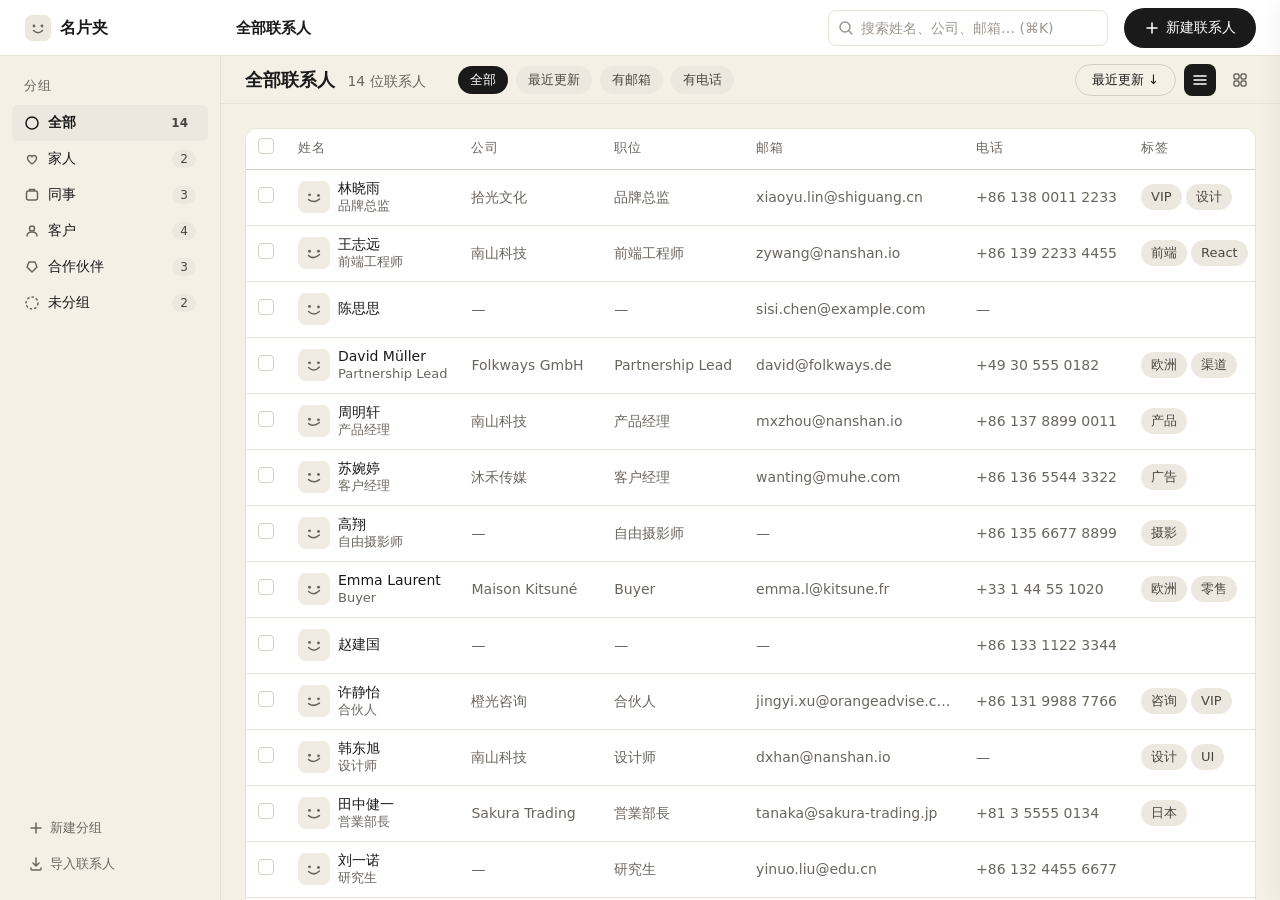
<file: docs/prototype.html>
<!DOCTYPE html>
<html lang="zh-CN">
<head>
<meta charset="UTF-8">
<meta name="viewport" content="width=device-width, initial-scale=1.0">
<title>名片夹 — 通讯录管理原型</title>
<style>
/* ============ Design Tokens ============ */
:root{
  --canvas:#F5F0E6;
  --surface:#FFFFFF;
  --surface-hover:#F0EBE3;
  --surface-selected:#EDE8DF;
  --text-primary:#1A1A1A;
  --text-secondary:#6B6560;
  --text-tertiary:#9E978F;
  --border:#E8E2D9;
  --border-strong:#D5CFC6;
  --accent:#1A1A1A;
  --accent-text:#FFFFFF;
  --tag-bg:#EDE8DF;
  --tag-text:#4A4540;
  --success:#5A7D5A;
  --warning:#B8A15A;
  --error:#A65D5D;
  --info:#6A8FA8;
  --radius-sm:6px; --radius-md:8px; --radius-lg:12px; --radius-xl:16px; --radius-full:9999px;
  --ease-out-expo:cubic-bezier(0.16,1,0.3,1);
  --ease-spring:cubic-bezier(0.34,1.56,0.64,1);
  --font:"Inter","PingFang SC","Microsoft YaHei","Noto Sans SC",system-ui,-apple-system,sans-serif;
}
*{margin:0;padding:0;box-sizing:border-box}
html,body{height:100%}
body{
  font-family:var(--font);
  background:var(--canvas);
  color:var(--text-primary);
  font-size:14px;
  line-height:1.6;
  -webkit-font-smoothing:antialiased;
  overflow:hidden;
}
button{font-family:inherit;cursor:pointer;border:none;background:none;color:inherit}
input,textarea{font-family:inherit}
::selection{background:var(--surface-selected)}

/* 细滚动条 */
::-webkit-scrollbar{width:6px;height:6px}
::-webkit-scrollbar-track{background:transparent}
::-webkit-scrollbar-thumb{background:var(--border-strong);border-radius:3px}

/* ============ 布局骨架 ============ */
.app{display:flex;flex-direction:column;height:100vh}
.app-body{display:flex;flex:1;overflow:hidden}

/* ---- 顶部导航栏 ---- */
.topbar{
  height:56px;flex-shrink:0;background:var(--surface);
  border-bottom:1px solid var(--border);
  display:flex;align-items:center;padding:0 24px;gap:16px;z-index:20;
}
.logo{width:196px;display:flex;align-items:center;gap:8px;flex-shrink:0}
.logo svg{display:block}
.logo-name{font-size:16px;font-weight:600;letter-spacing:.01em}
.topbar-title{font-size:15px;font-weight:600;color:var(--text-primary)}
.topbar-spacer{flex:1}
.topbar .search{width:280px}

/* ---- 左侧导航 ---- */
.sidebar{
  width:220px;flex-shrink:0;padding:20px 12px;
  display:flex;flex-direction:column;overflow-y:auto;
}
.sidebar-heading{
  font-size:13px;font-weight:500;color:var(--text-secondary);
  letter-spacing:.05em;text-transform:uppercase;padding:0 12px;margin-bottom:8px;
}
.nav-item{
  display:flex;align-items:center;gap:8px;height:36px;padding:0 12px;
  border-radius:var(--radius-sm);color:var(--text-primary);font-size:14px;
  transition:background 150ms ease-in-out;width:100%;text-align:left;
}
.nav-item:hover{background:var(--surface-hover)}
.nav-item.active{background:var(--surface-selected);font-weight:600}
.nav-item svg{flex-shrink:0;color:var(--text-secondary)}
.nav-item.active svg{color:var(--text-primary)}
.nav-item .label{flex:1;white-space:nowrap;overflow:hidden;text-overflow:ellipsis}
.badge{
  background:var(--tag-bg);color:var(--tag-text);
  font-size:12px;line-height:1;padding:3px 8px;border-radius:var(--radius-full);
  font-variant-numeric:tabular-nums;
}
.sidebar-footer{margin-top:auto;padding-top:16px}

/* ---- 主内容区 ---- */
.main{flex:1;display:flex;flex-direction:column;overflow:hidden;border-left:1px solid var(--border)}
.toolbar{
  height:48px;flex-shrink:0;display:flex;align-items:center;gap:8px;
  padding:0 24px;border-bottom:1px solid var(--border);
}
.crumb{font-size:18px;font-weight:600;line-height:1.4}
.crumb-count{font-size:14px;color:var(--text-secondary);margin-left:8px;font-weight:400}
.toolbar-mid{display:flex;gap:8px;margin-left:24px}
.toolbar-right{margin-left:auto;display:flex;align-items:center;gap:8px}

/* 筛选 Pill */
.pill{
  height:28px;padding:0 12px;border-radius:var(--radius-full);
  font-size:13px;font-weight:500;color:var(--tag-text);background:var(--tag-bg);
  transition:all 150ms ease-in-out;display:inline-flex;align-items:center;gap:6px;
}
.pill:hover{background:#E4DED3}
.pill.on{background:var(--accent);color:var(--accent-text)}

/* ---- 内容滚动区 ---- */
.content{flex:1;overflow-y:auto;padding:24px;position:relative}

/* ============ 组件：按钮 ============ */
.btn{
  display:inline-flex;align-items:center;justify-content:center;gap:6px;
  border-radius:var(--radius-full);font-weight:500;white-space:nowrap;
  transition:all 150ms ease-in-out;
}
.btn:active{transform:scale(0.98)}
.btn:focus-visible{outline:2px solid var(--accent);outline-offset:2px}
.btn-lg{height:40px;padding:0 20px;font-size:14px}
.btn-md{height:32px;padding:0 16px;font-size:13px}
.btn-sm{height:24px;padding:0 12px;font-size:12px}
.btn-primary{background:var(--accent);color:var(--accent-text)}
.btn-primary:hover{background:#333333}
.btn-secondary{background:transparent;border:1px solid var(--border-strong);color:var(--text-primary)}
.btn-secondary:hover{background:var(--surface-hover)}
.btn-ghost{color:var(--text-secondary);border-radius:var(--radius-md)}
.btn-ghost:hover{color:var(--text-primary);background:var(--surface-hover)}
.btn[disabled]{opacity:.4;cursor:not-allowed;pointer-events:none}
.btn-icon{
  width:32px;height:32px;border-radius:var(--radius-md);color:var(--text-secondary);
  display:inline-flex;align-items:center;justify-content:center;
  transition:all 150ms ease-in-out;flex-shrink:0;
}
.btn-icon:hover{background:var(--surface-hover);color:var(--text-primary)}
.btn-icon.on{background:var(--accent);color:var(--accent-text)}
.btn-danger{background:var(--error);color:#fff}
.btn-danger:hover{background:#8F4F4F}

/* ============ 组件：输入框 ============ */
.input{
  height:36px;background:var(--surface);border:1px solid var(--border);
  border-radius:var(--radius-md);padding:0 12px;font-size:14px;color:var(--text-primary);
  transition:border-color 150ms ease-in-out;width:100%;
}
.input::placeholder{color:var(--text-tertiary)}
.input:hover{border-color:var(--border-strong)}
.input:focus{outline:none;border-color:var(--accent)}
.search{position:relative}
.search svg{position:absolute;left:10px;top:50%;transform:translateY(-50%);color:var(--text-tertiary);pointer-events:none}
.search .input{padding-left:32px}
.search .clear{
  position:absolute;right:8px;top:50%;transform:translateY(-50%);
  width:20px;height:20px;border-radius:var(--radius-sm);color:var(--text-tertiary);
  display:none;align-items:center;justify-content:center;
}
.search .clear:hover{background:var(--surface-hover);color:var(--text-primary)}
.search.has-value .clear{display:inline-flex}

/* ============ 组件：复选框 ============ */
.checkbox{
  width:16px;height:16px;border:1.5px solid var(--border-strong);border-radius:4px;
  background:transparent;display:inline-flex;align-items:center;justify-content:center;
  transition:all 150ms ease-in-out;flex-shrink:0;padding:0;
}
.checkbox:hover{border-color:var(--accent)}
.checkbox.checked,.checkbox.indeterminate{background:var(--accent);border-color:var(--accent)}
.checkbox svg{opacity:0;transition:opacity 100ms}
.checkbox.checked svg,.checkbox.indeterminate svg{opacity:1}

/* ============ 组件：标签 ============ */
.tag{
  display:inline-flex;align-items:center;gap:4px;background:var(--tag-bg);color:var(--tag-text);
  font-size:13px;font-weight:500;padding:4px 10px;border-radius:var(--radius-full);
  line-height:1.4;white-space:nowrap;
}
.tag .x{
  width:14px;height:14px;display:inline-flex;align-items:center;justify-content:center;
  border-radius:var(--radius-full);color:var(--text-secondary);
}
.tag .x:hover{background:rgba(26,26,26,.08);color:var(--text-primary)}
.tag.more{background:transparent;color:var(--text-secondary);font-size:12px;padding:4px 4px}
@keyframes tagIn{from{transform:scale(0)}to{transform:scale(1)}}
.tag.in{animation:tagIn 150ms var(--ease-out-expo)}

/* ============ 组件：头像 ============ */
.avatar{border-radius:var(--radius-md);background:var(--surface-hover);flex-shrink:0;display:block}
.avatar-lg{border-radius:var(--radius-lg)}

/* ============ 表格视图 ============ */
.table-wrap{
  background:var(--surface);border:1px solid var(--border);border-radius:var(--radius-lg);
  overflow:hidden;
}
.table-scroll{overflow-x:auto}
table{width:100%;border-collapse:collapse;min-width:880px}
thead th{
  height:40px;font-size:13px;font-weight:500;color:var(--text-secondary);
  letter-spacing:.05em;text-align:left;padding:0 12px;
  border-bottom:1px solid var(--border-strong);background:var(--surface);
  white-space:nowrap;user-select:none;
  position:sticky;top:0;z-index:2;
}
thead th.sortable{cursor:pointer}
thead th.sortable:hover{color:var(--text-primary)}
tbody td{
  height:56px;padding:0 12px;border-bottom:1px solid var(--border);
  font-size:14px;color:var(--text-primary);vertical-align:middle;
  white-space:nowrap;overflow:hidden;text-overflow:ellipsis;max-width:220px;
}
tbody tr{position:relative;transition:background 150ms ease-in-out;cursor:pointer}
tbody tr:hover{background:var(--surface-hover)}
tbody tr.selected{background:var(--surface-selected)}
tbody tr.selected::before{
  content:"";position:absolute;left:0;top:0;bottom:0;width:2px;background:var(--accent);
}
tbody tr:last-child td{border-bottom:none}
.cell-name{display:flex;align-items:center;gap:8px}
.cell-name .who{min-width:0}
.cell-name .who .n{font-weight:500;line-height:1.4;white-space:nowrap;overflow:hidden;text-overflow:ellipsis}
.cell-name .who .t{font-size:13px;color:var(--text-secondary);line-height:1.3;white-space:nowrap;overflow:hidden;text-overflow:ellipsis}
.cell-sub{color:var(--text-secondary)}
.cell-time{color:var(--text-tertiary);font-size:13px;font-variant-numeric:tabular-nums}
.cell-tags{display:flex;gap:4px;align-items:center}
.mono{font-variant-numeric:tabular-nums}
th .sort-arrow{display:inline-block;margin-left:4px;font-size:10px}

/* ============ 名片卡片视图 ============ */
.cards{display:grid;grid-template-columns:repeat(auto-fill,minmax(260px,1fr));gap:16px}
.card{
  background:var(--surface);border:1px solid var(--border);border-radius:var(--radius-lg);
  padding:16px;cursor:pointer;position:relative;min-height:160px;
  transition:all 150ms ease-in-out;
}
.card:hover{border-color:var(--border-strong);background:var(--surface-hover)}
.card.selected{border-color:var(--accent);background:var(--surface-selected)}
.card .check{
  position:absolute;top:10px;left:10px;opacity:0;transition:opacity 150ms;z-index:2;
}
.card:hover .check,.card.selected .check{opacity:1}
.card-head{display:flex;gap:12px;align-items:center;margin-bottom:12px}
.card-head .who{min-width:0}
.card-head .n{font-size:16px;font-weight:500;line-height:1.5;white-space:nowrap;overflow:hidden;text-overflow:ellipsis}
.card-head .t{font-size:13px;color:var(--text-secondary);white-space:nowrap;overflow:hidden;text-overflow:ellipsis}
.card-line{display:flex;align-items:center;gap:8px;font-size:14px;color:var(--text-primary);margin-top:6px;min-width:0}
.card-line svg{color:var(--text-secondary);flex-shrink:0}
.card-line span{white-space:nowrap;overflow:hidden;text-overflow:ellipsis}
.card-tags{display:flex;gap:6px;margin-top:12px;flex-wrap:wrap}

/* ============ 侧滑面板 ============ */
.overlay{
  position:fixed;inset:0;background:rgba(245,240,230,.3);z-index:40;
  opacity:0;pointer-events:none;transition:opacity 300ms var(--ease-out-expo);
}
.overlay.show{opacity:1;pointer-events:auto}
.panel{
  position:fixed;top:0;right:0;bottom:0;width:420px;background:var(--surface);z-index:50;
  border-left:1px solid var(--border-strong);
  box-shadow:0 4px 24px rgba(26,26,26,.06);
  transform:translateX(100%);transition:transform 300ms var(--ease-out-expo);
  display:flex;flex-direction:column;
}
.panel.show{transform:translateX(0)}
.panel-head{
  height:72px;flex-shrink:0;display:flex;align-items:center;gap:12px;
  padding:0 20px;border-bottom:1px solid var(--border);
}
.panel-head .who{flex:1;min-width:0}
.panel-head .n{font-size:18px;font-weight:600;line-height:1.4}
.panel-head .t{font-size:13px;color:var(--text-secondary);white-space:nowrap;overflow:hidden;text-overflow:ellipsis}
.panel-body{flex:1;overflow-y:auto;padding:20px}
.quick-actions{display:flex;gap:16px;margin-bottom:24px}
.qa{display:flex;flex-direction:column;align-items:center;gap:4px;color:var(--text-secondary)}
.qa .btn-icon{border:1px solid var(--border)}
.qa span{font-size:12px}
.qa:hover{color:var(--text-primary)}
.section{margin-bottom:24px}
.section-title{
  font-size:13px;font-weight:500;color:var(--text-secondary);
  letter-spacing:.05em;text-transform:uppercase;margin-bottom:12px;
  display:flex;align-items:center;gap:8px;cursor:pointer;user-select:none;
}
.section-title .caret{transition:transform 150ms}
.section.collapsed .caret{transform:rotate(-90deg)}
.section.collapsed .section-content{display:none}
.info-row{display:flex;align-items:flex-start;gap:10px;padding:6px 0;line-height:2}
.info-row svg{color:var(--text-secondary);flex-shrink:0;margin-top:8px}
.info-row .v{flex:1;min-width:0;font-size:14px;color:var(--text-primary);word-break:break-all}
.info-row a{color:var(--text-secondary);text-decoration:none}
.info-row a:hover{text-decoration:underline}
.panel .tag-editor{display:flex;flex-wrap:wrap;gap:6px;align-items:center}
.tag-input{
  height:28px;border:1px solid var(--border);border-radius:var(--radius-sm);
  padding:0 8px;font-size:13px;width:110px;color:var(--text-primary);
}
.tag-input:focus{outline:none;border-color:var(--accent)}
.add-tag{height:28px;padding:0 10px;border-radius:var(--radius-full);font-size:13px;color:var(--text-secondary);border:1px dashed var(--border-strong)}
.add-tag:hover{color:var(--text-primary);border-color:var(--text-secondary)}
.notes{
  width:100%;min-height:72px;border:1px solid var(--border);border-radius:var(--radius-md);
  padding:10px 12px;font-size:14px;line-height:1.6;color:var(--text-primary);
  background:var(--surface);resize:vertical;
}
.notes:focus{outline:none;border-color:var(--accent)}
.notes[readonly]{border-color:transparent;background:transparent;padding:10px 0}
.timeline{position:relative;padding-left:20px}
.timeline::before{content:"";position:absolute;left:4px;top:8px;bottom:8px;width:1px;background:var(--border)}
.tl-item{position:relative;padding-bottom:16px}
.tl-item::before{
  content:"";position:absolute;left:-19px;top:7px;width:7px;height:7px;
  border-radius:50%;background:var(--border-strong);
}
.tl-item .d{font-size:12px;color:var(--text-tertiary)}
.tl-item .h{font-size:14px;color:var(--text-primary);line-height:1.5}
.tl-item .s{font-size:13px;color:var(--text-secondary);line-height:1.5}
.panel-foot{
  flex-shrink:0;display:none;gap:8px;justify-content:flex-end;
  padding:16px 20px;border-top:1px solid var(--border);background:var(--surface);
}
.panel.editing .panel-foot{display:flex}
.panel.editing .static-text{display:none}
.edit-input{
  height:32px;width:100%;border:1px solid var(--border);border-radius:var(--radius-sm);
  padding:0 8px;font-size:14px;color:var(--text-primary);display:none;
}
.edit-input:focus{outline:none;border-color:var(--accent)}
.panel.editing .edit-input{display:block}

/* ============ 批量操作浮动栏 ============ */
.bulkbar{
  position:fixed;bottom:24px;left:50%;transform:translate(-50%,calc(100% + 40px));
  background:var(--surface);border-radius:var(--radius-xl);
  box-shadow:0 4px 24px rgba(26,26,26,.06),0 0 0 1px var(--border);
  padding:12px 20px;display:flex;align-items:center;gap:12px;z-index:30;
  transition:transform 250ms var(--ease-spring);
}
.bulkbar.show{transform:translate(-50%,0)}
.bulkbar .count{font-size:14px;font-weight:500;margin-right:4px;white-space:nowrap}
.bulkbar .sep{width:1px;height:20px;background:var(--border)}

/* ============ 弹窗 ============ */
.modal-mask{
  position:fixed;inset:0;background:rgba(245,240,230,.3);z-index:60;
  display:none;align-items:center;justify-content:center;padding:24px;
}
.modal-mask.show{display:flex}
.modal{
  background:var(--surface);border-radius:var(--radius-lg);max-width:480px;width:100%;
  max-height:80vh;overflow-y:auto;padding:24px;
  box-shadow:0 4px 24px rgba(26,26,26,.06),0 0 0 1px var(--border);
  animation:modalIn 200ms var(--ease-out-expo);
}
.modal.wide{max-width:640px}
@keyframes modalIn{from{transform:scale(.95);opacity:0}to{transform:scale(1);opacity:1}}
.modal h3{font-size:18px;font-weight:600;margin-bottom:8px}
.modal .desc{font-size:14px;color:var(--text-secondary);margin-bottom:20px;line-height:1.6}
.modal-actions{display:flex;gap:8px;justify-content:flex-end;margin-top:24px}
.form-row{margin-bottom:16px}
.form-row label{display:block;font-size:13px;font-weight:500;color:var(--text-secondary);margin-bottom:6px}

/* 导入向导 */
.steps{display:flex;align-items:center;gap:8px;margin-bottom:24px}
.step{display:flex;align-items:center;gap:6px;font-size:13px;color:var(--text-tertiary)}
.step .dot{
  width:20px;height:20px;border-radius:50%;border:1.5px solid var(--border-strong);
  display:inline-flex;align-items:center;justify-content:center;font-size:11px;
}
.step.on{color:var(--text-primary);font-weight:500}
.step.on .dot{background:var(--accent);border-color:var(--accent);color:#fff}
.step-line{flex:1;height:1px;background:var(--border)}
.upload-zone{
  border:1.5px dashed var(--border-strong);border-radius:var(--radius-lg);
  padding:40px 24px;text-align:center;color:var(--text-secondary);
  transition:all 150ms;cursor:pointer;
}
.upload-zone:hover{border-color:var(--text-tertiary);background:var(--surface-hover)}
.upload-zone .big{font-size:15px;font-weight:500;color:var(--text-primary);margin-top:12px}
.upload-zone .sub{font-size:13px;margin-top:4px}
.map-row{display:flex;align-items:center;gap:12px;padding:8px 0;border-bottom:1px solid var(--border)}
.map-row .from{flex:1;font-size:14px}
.map-row select{
  flex:1;height:32px;border:1px solid var(--border);border-radius:var(--radius-sm);
  padding:0 8px;font-size:13px;background:var(--surface);color:var(--text-primary);font-family:inherit;
}
.progress{height:6px;background:var(--surface-hover);border-radius:3px;overflow:hidden;margin:16px 0}
.progress i{display:block;height:100%;width:0;background:var(--accent);border-radius:3px;transition:width 200ms}

/* ============ Toast ============ */
.toasts{position:fixed;top:24px;right:24px;z-index:80;display:flex;flex-direction:column;gap:8px}
.toast{
  background:var(--accent);color:#fff;font-size:14px;border-radius:var(--radius-lg);
  padding:12px 16px;max-width:360px;display:flex;align-items:center;gap:8px;
  transform:translateX(20px);opacity:0;transition:all 200ms var(--ease-out-expo);
}
.toast.in{transform:translateX(0);opacity:1}

/* ============ 空状态 ============ */
.empty{
  display:none;flex-direction:column;align-items:center;justify-content:center;
  padding:80px 24px;text-align:center;
}
.empty.show{display:flex}
.empty h4{font-size:18px;font-weight:600;margin:20px 0 8px}
.empty p{font-size:14px;color:var(--text-secondary);margin-bottom:24px}
.empty .actions{display:flex;gap:8px}

/* 下拉菜单 */
.menu{
  position:fixed;background:var(--surface);border:1px solid var(--border);
  border-radius:var(--radius-md);padding:4px;z-index:70;min-width:160px;
  box-shadow:0 4px 24px rgba(26,26,26,.06);
  animation:modalIn 150ms var(--ease-out-expo);
}
.menu-item{
  display:flex;align-items:center;gap:8px;height:32px;padding:0 12px;
  font-size:14px;color:var(--text-primary);border-radius:var(--radius-sm);
  width:100%;text-align:left;
}
.menu-item:hover{background:var(--surface-hover)}
.menu-sep{height:1px;background:var(--border);margin:4px 8px}

@media (prefers-reduced-motion:reduce){
  *{transition-duration:0ms!important;animation-duration:0ms!important}
}
@media (max-width:900px){
  .sidebar{display:none}
  .panel{width:100%}
  .topbar .search{display:none}
}
</style>
</head>
<body>
<div class="app">
  <!-- 顶部导航栏 -->
  <header class="topbar">
    <div class="logo">
      <svg width="28" height="28" viewBox="0 0 28 28" fill="none">
        <rect x="1" y="1" width="26" height="26" rx="7" fill="#EDE8DF"/>
        <circle cx="10" cy="12" r="1.4" fill="#6B6560"/>
        <circle cx="18" cy="12" r="1.4" fill="#6B6560"/>
        <path d="M9.5 16.5 Q14 21 18.5 16.5" stroke="#6B6560" stroke-width="1.5" stroke-linecap="round" fill="none"/>
      </svg>
      <span class="logo-name">名片夹</span>
    </div>
    <span class="topbar-title" id="topbarTitle">全部联系人</span>
    <div class="topbar-spacer"></div>
    <div class="search" id="searchWrap">
      <svg width="16" height="16" viewBox="0 0 16 16" fill="none"><circle cx="7" cy="7" r="5" stroke="currentColor" stroke-width="1.5"/><path d="M11 11 L14 14" stroke="currentColor" stroke-width="1.5" stroke-linecap="round"/></svg>
      <input class="input" id="searchInput" placeholder="搜索姓名、公司、邮箱… (⌘K)">
      <button class="clear" id="searchClear" aria-label="清空搜索">
        <svg width="12" height="12" viewBox="0 0 12 12" fill="none"><path d="M2 2 L10 10 M10 2 L2 10" stroke="currentColor" stroke-width="1.5" stroke-linecap="round"/></svg>
      </button>
    </div>
    <button class="btn btn-primary btn-lg" id="btnNew">
      <svg width="16" height="16" viewBox="0 0 16 16" fill="none"><path d="M8 3 V13 M3 8 H13" stroke="currentColor" stroke-width="1.5" stroke-linecap="round"/></svg>
      新建联系人
    </button>
  </header>

  <div class="app-body">
    <!-- 左侧导航 -->
    <aside class="sidebar">
      <div class="sidebar-heading">分组</div>
      <div id="groupList"></div>
      <div class="sidebar-footer">
        <button class="btn btn-ghost btn-md" id="btnNewGroup" style="width:100%;justify-content:flex-start">
          <svg width="16" height="16" viewBox="0 0 16 16" fill="none"><path d="M8 3 V13 M3 8 H13" stroke="currentColor" stroke-width="1.5" stroke-linecap="round"/></svg>
          新建分组
        </button>
        <button class="btn btn-ghost btn-md" id="btnImport" style="width:100%;justify-content:flex-start;margin-top:4px">
          <svg width="16" height="16" viewBox="0 0 16 16" fill="none"><path d="M8 2 V10 M5 7 L8 10 L11 7 M3 12 V13 A1 1 0 0 0 4 14 H12 A1 1 0 0 0 13 13 V12" stroke="currentColor" stroke-width="1.5" stroke-linecap="round" stroke-linejoin="round"/></svg>
          导入联系人
        </button>
      </div>
    </aside>

    <!-- 中央主内容区 -->
    <main class="main">
      <div class="toolbar">
        <div>
          <span class="crumb" id="crumb">全部联系人</span>
          <span class="crumb-count" id="crumbCount"></span>
        </div>
        <div class="toolbar-mid" id="filterPills">
          <button class="pill on" data-filter="all">全部</button>
          <button class="pill" data-filter="recent">最近更新</button>
          <button class="pill" data-filter="email">有邮箱</button>
          <button class="pill" data-filter="phone">有电话</button>
        </div>
        <div class="toolbar-right">
          <button class="btn btn-secondary btn-md" id="btnSort">最近更新 ↓</button>
          <button class="btn-icon on" id="viewTable" title="表格视图" aria-label="表格视图">
            <svg width="16" height="16" viewBox="0 0 16 16" fill="none"><path d="M2 4 H14 M2 8 H14 M2 12 H14" stroke="currentColor" stroke-width="1.5" stroke-linecap="round"/></svg>
          </button>
          <button class="btn-icon" id="viewCards" title="名片视图" aria-label="名片视图">
            <svg width="16" height="16" viewBox="0 0 16 16" fill="none"><rect x="2" y="2" width="5" height="5" rx="1.5" stroke="currentColor" stroke-width="1.5"/><rect x="9" y="2" width="5" height="5" rx="1.5" stroke="currentColor" stroke-width="1.5"/><rect x="2" y="9" width="5" height="5" rx="1.5" stroke="currentColor" stroke-width="1.5"/><rect x="9" y="9" width="5" height="5" rx="1.5" stroke="currentColor" stroke-width="1.5"/></svg>
          </button>
        </div>
      </div>

      <div class="content" id="content">
        <!-- 表格视图 -->
        <div class="table-wrap" id="tableWrap">
          <div class="table-scroll">
            <table>
              <thead>
                <tr>
                  <th style="width:40px"><button class="checkbox" id="checkAll" aria-label="全选当前视图"></button></th>
                  <th class="sortable" data-sort="name">姓名</th>
                  <th>公司</th>
                  <th>职位</th>
                  <th>邮箱</th>
                  <th>电话</th>
                  <th>标签</th>
                  <th class="sortable" data-sort="updated">最后更新 <span class="sort-arrow">↓</span></th>
                </tr>
              </thead>
              <tbody id="tbody"></tbody>
            </table>
          </div>
        </div>
        <!-- 卡片视图 -->
        <div class="cards" id="cardsWrap" style="display:none"></div>
        <!-- 空状态 -->
        <div class="empty" id="emptyState">
          <svg width="64" height="64" viewBox="0 0 64 64" fill="none">
            <rect x="2" y="2" width="60" height="60" rx="14" fill="#F0EBE3"/>
            <circle cx="23" cy="27" r="2.6" fill="#6B6560"/>
            <circle cx="41" cy="27" r="2.6" fill="#6B6560"/>
            <path d="M22 38 Q32 48 42 37" stroke="#6B6560" stroke-width="2" stroke-linecap="round" fill="none"/>
          </svg>
          <h4 id="emptyTitle">还没有联系人</h4>
          <p id="emptyDesc">导入现有联系人或手动添加</p>
          <div class="actions" id="emptyActions">
            <button class="btn btn-primary btn-md" onclick="openImport()">导入联系人</button>
            <button class="btn btn-secondary btn-md" onclick="openNewContact()">新建联系人</button>
          </div>
        </div>
      </div>
    </main>
  </div>
</div>

<!-- 侧滑详情面板 -->
<div class="overlay" id="overlay"></div>
<aside class="panel" id="panel" role="dialog" aria-modal="true" aria-label="联系人详情">
  <div class="panel-head" id="panelHead"></div>
  <div class="panel-body" id="panelBody"></div>
  <div class="panel-foot">
    <button class="btn btn-secondary btn-md" id="panelCancel">取消</button>
    <button class="btn btn-primary btn-md" id="panelSave">保存</button>
  </div>
</aside>

<!-- 批量操作浮动栏 -->
<div class="bulkbar" id="bulkbar" aria-live="polite">
  <span class="count" id="bulkCount">已选 0 人</span>
  <button class="btn btn-ghost btn-md" id="bulkCancel">取消</button>
  <div class="sep"></div>
  <button class="btn btn-secondary btn-md" id="bulkTag">添加标签</button>
  <button class="btn btn-secondary btn-md" id="bulkMove">移动分组</button>
  <button class="btn btn-secondary btn-md" id="bulkExport">导出</button>
  <button class="btn btn-secondary btn-md" id="bulkDelete" style="color:var(--error)">删除</button>
</div>

<!-- 弹窗挂载点 -->
<div class="modal-mask" id="modalMask"></div>
<div class="toasts" id="toasts"></div>

<script>
/* ================= 数据 ================= */
const GROUPS = ["全部","家人","同事","客户","合作伙伴","未分组"];
const GROUP_ICONS = {
  "全部":'<circle cx="8" cy="8" r="6" stroke="currentColor" stroke-width="1.5"/>',
  "家人":'<path d="M8 13 C4 10 2.5 7.5 4 5.5 C5.5 3.8 7.5 4.5 8 6 C8.5 4.5 10.5 3.8 12 5.5 C13.5 7.5 12 10 8 13 Z" stroke="currentColor" stroke-width="1.5" fill="none" stroke-linejoin="round"/>',
  "同事":'<rect x="2.5" y="4" width="11" height="9" rx="2" stroke="currentColor" stroke-width="1.5"/><path d="M5.5 4 V2.5 H10.5 V4" stroke="currentColor" stroke-width="1.5"/>',
  "客户":'<circle cx="8" cy="5.5" r="2.5" stroke="currentColor" stroke-width="1.5"/><path d="M3 13 C3 10 5.5 9 8 9 C10.5 9 13 10 13 13" stroke="currentColor" stroke-width="1.5" stroke-linecap="round"/>',
  "合作伙伴":'<path d="M5 3 L11 3 L13 8 L8 13 L3 8 Z" stroke="currentColor" stroke-width="1.5" fill="none" stroke-linejoin="round"/>',
  "未分组":'<circle cx="8" cy="8" r="6" stroke="currentColor" stroke-width="1.5" stroke-dasharray="2.5 2"/>'
};
const H = 3600e3, D = 24*H;
const now = Date.now();
let contacts = [
  {id:1, name:"林晓雨", company:"拾光文化", title:"品牌总监", email:"xiaoyu.lin@shiguang.cn", phone:"+86 138 0011 2233", group:"客户", tags:["VIP","设计"], updated:now-2*H, wechat:"linxiaoyu", linkedin:"in/xiaoyulin", notes:"对纸质手账联名感兴趣，Q3 跟进。", timeline:[{d:"3天前",h:"电话沟通",s:"确认联名方案初稿时间"},{d:"上周",h:"邮件",s:"发送品牌手册 PDF"}]},
  {id:2, name:"王志远", company:"南山科技", title:"前端工程师", email:"zywang@nanshan.io", phone:"+86 139 2233 4455", group:"同事", tags:["前端","React"], updated:now-5*H, wechat:"wzy_dev", notes:"工位在 4 楼东侧。", timeline:[{d:"昨天",h:"会议",s:"设计评审，确认表格组件规范"}]},
  {id:3, name:"陈思思", company:"", title:"", email:"sisi.chen@example.com", phone:"", group:"家人", tags:[], updated:now-1*D, wechat:"sisichen", notes:"表妹，生日 10 月 2 日。", timeline:[{d:"上周",h:"微信",s:"聊了国庆回家安排"}]},
  {id:4, name:"David Müller", company:"Folkways GmbH", title:"Partnership Lead", email:"david@folkways.de", phone:"+49 30 555 0182", group:"合作伙伴", tags:["欧洲","渠道"], updated:now-2*D, linkedin:"in/davidmueller", twitter:"@davidm", notes:"英语沟通，柏林时区。", timeline:[{d:"2天前",h:"邮件",s:"确认分销协议条款"}]},
  {id:5, name:"周明轩", company:"南山科技", title:"产品经理", email:"mxzhou@nanshan.io", phone:"+86 137 8899 0011", group:"同事", tags:["产品"], updated:now-3*D, wechat:"zhoumx", notes:"", timeline:[{d:"3天前",h:"会议",s:"Q3 路线图对齐"}]},
  {id:6, name:"苏婉婷", company:"沐禾传媒", title:"客户经理", email:"wanting@muhe.com", phone:"+86 136 5544 3322", group:"客户", tags:["广告"], updated:now-4*D, wechat:"suwanting", notes:"偏好微信沟通。", timeline:[{d:"4天前",h:"微信",s:"询价年度框架"}]},
  {id:7, name:"高翔", company:"", title:"自由摄影师", email:"", phone:"+86 135 6677 8899", group:"未分组", tags:["摄影"], updated:now-6*D, notes:"活动拍摄可约，报价合理。", timeline:[]},
  {id:8, name:"Emma Laurent", company:"Maison Kitsuné", title:"Buyer", email:"emma.l@kitsune.fr", phone:"+33 1 44 55 1020", group:"客户", tags:["欧洲","零售"], updated:now-8*D, linkedin:"in/emmalaurent", notes:"巴黎，春季选品会见过。", timeline:[{d:"上周",h:"邮件",s:"发送秋冬 lookbook"}]},
  {id:9, name:"赵建国", company:"", title:"", email:"", phone:"+86 133 1122 3344", group:"家人", tags:[], updated:now-10*D, notes:"父亲，每周日通电话。", timeline:[{d:"10天前",h:"电话",s:"例行问候"}]},
  {id:10, name:"许静怡", company:"橙光咨询", title:"合伙人", email:"jingyi.xu@orangeadvise.com", phone:"+86 131 9988 7766", group:"合作伙伴", tags:["咨询","VIP"], updated:now-12*D, wechat:"xujingyi", linkedin:"in/jingyixu", notes:"介绍过两个客户，记得回礼。", timeline:[{d:"2周前",h:"午餐",s:"讨论联合提案"}]},
  {id:11, name:"韩东旭", company:"南山科技", title:"设计师", email:"dxhan@nanshan.io", phone:"", group:"同事", tags:["设计","UI"], updated:now-15*D, wechat:"handx", notes:"", timeline:[]},
  {id:12, name:"田中健一", company:"Sakura Trading", title:"営業部長", email:"tanaka@sakura-trading.jp", phone:"+81 3 5555 0134", group:"客户", tags:["日本"], updated:now-20*D, notes:"邮件用日语，附敬语模板。", timeline:[{d:"3周前",h:"邮件",s:"确认样品寄送"}]},
  {id:13, name:"刘一诺", company:"", title:"研究生", email:"yinuo.liu@edu.cn", phone:"+86 132 4455 6677", group:"未分组", tags:[], updated:now-30*D, wechat:"liuyinuo", notes:"导师组聚餐认识。", timeline:[]},
  {id:14, name:"Margaret Chen", company:"Bluepeak Capital", title:"投资经理", email:"mchen@bluepeak.vc", phone:"+1 415 555 0173", group:"合作伙伴", tags:["投资"], updated:now-45*D, linkedin:"in/margaretchen", twitter:"@margchen", notes:"关注消费赛道早期项目。", timeline:[{d:"1月前",h:"电话",s:"介绍项目进展"}]}
];
let nextId = 15;

/* ================= 状态 ================= */
const state = {
  view:"table", group:"全部", filter:"all",
  search:"", sortKey:"updated", sortDir:-1,
  selected:new Set(), panelId:null, editing:false
};

/* ================= 工具 ================= */
const $ = s => document.querySelector(s);
function relTime(ts){
  const d = now - ts;
  if(d < H) return Math.max(1,Math.floor(d/60e3))+" 分钟前";
  if(d < D) return Math.floor(d/H)+" 小时前";
  if(d < 7*D) return Math.floor(d/D)+" 天前";
  if(d < 30*D) return Math.floor(d/(7*D))+" 周前";
  return Math.floor(d/(30*D))+" 个月前";
}
/* 简笔画笑脸默认头像：每只眼睛/嘴略有差异，保留手绘感 */
function avatarSVG(id, size){
  const r = size>=56?12:8;
  const jitter = (id%5)*0.35;
  const ey = size*0.42 + (id%3)*0.4;
  const ex = size*0.36, ex2 = size*0.64;
  const my = size*0.58, lift = size*0.12 + jitter;
  return `<svg class="avatar${size>=56?' avatar-lg':''}" width="${size}" height="${size}" viewBox="0 0 ${size} ${size}" fill="none">
    <rect width="${size}" height="${size}" rx="${r}" fill="#F0EBE3"/>
    <circle cx="${ex}" cy="${ey}" r="${size*0.045}" fill="#6B6560"/>
    <circle cx="${ex2}" cy="${ey+(id%2)*0.6}" r="${size*0.045}" fill="#6B6560"/>
    <path d="M${size*0.33} ${my} Q${size*0.5} ${my+lift} ${size*0.67} ${my-(id%3)*0.5}" stroke="#6B6560" stroke-width="${Math.max(1.5,size*0.035)}" stroke-linecap="round" fill="none"/>
  </svg>`;
}
const CHECK_SVG = '<svg width="10" height="10" viewBox="0 0 10 10" fill="none"><path d="M1.5 5.5 L4 8 L8.5 2.5" stroke="#fff" stroke-width="1.5" stroke-linecap="round" stroke-linejoin="round"/></svg>';
const DASH_SVG = '<svg width="10" height="10" viewBox="0 0 10 10" fill="none"><path d="M1.5 5 H8.5" stroke="#fff" stroke-width="1.5" stroke-linecap="round"/></svg>';
const X_SVG = '<svg width="10" height="10" viewBox="0 0 10 10" fill="none"><path d="M2 2 L8 8 M8 2 L2 8" stroke="currentColor" stroke-width="1.5" stroke-linecap="round"/></svg>';
const ICONS = {
  mail:'<svg width="16" height="16" viewBox="0 0 16 16" fill="none"><rect x="2" y="3.5" width="12" height="9" rx="1.5" stroke="currentColor" stroke-width="1.5"/><path d="M2.5 4.5 L8 8.5 L13.5 4.5" stroke="currentColor" stroke-width="1.5" stroke-linecap="round"/></svg>',
  phone:'<svg width="16" height="16" viewBox="0 0 16 16" fill="none"><path d="M3 2.5 H6 L7 5.5 L5.5 6.5 C6.5 8.5 8 10 9.5 10.5 L10.5 9 L13.5 10 V13 C13.5 13.5 13 14 12.5 14 C7 13.5 2.5 9 2 3.5 C2 3 2.5 2.5 3 2.5 Z" stroke="currentColor" stroke-width="1.5" stroke-linejoin="round"/></svg>',
  copy:'<svg width="16" height="16" viewBox="0 0 16 16" fill="none"><rect x="5" y="5" width="9" height="9" rx="1.5" stroke="currentColor" stroke-width="1.5"/><path d="M11 5 V3.5 A1.5 1.5 0 0 0 9.5 2 H3.5 A1.5 1.5 0 0 0 2 3.5 V9.5 A1.5 1.5 0 0 0 3.5 11 H5" stroke="currentColor" stroke-width="1.5"/></svg>',
  pin:'<svg width="16" height="16" viewBox="0 0 16 16" fill="none"><path d="M8 14 C8 14 12.5 9.5 12.5 6.5 A4.5 4.5 0 0 0 3.5 6.5 C3.5 9.5 8 14 8 14 Z" stroke="currentColor" stroke-width="1.5"/><circle cx="8" cy="6.5" r="1.5" stroke="currentColor" stroke-width="1.5"/></svg>',
  wechat:'<svg width="16" height="16" viewBox="0 0 16 16" fill="none"><path d="M6 2.5 C3 2.5 1 4.3 1 6.5 C1 8 2 9.2 3.5 9.9 L3 11.5 L4.8 10.5 C5.2 10.6 5.6 10.7 6 10.7 M10 5.5 C12.8 5.5 15 7.2 15 9.2 C15 10.5 14.1 11.6 12.8 12.2 L13.2 13.7 L11.6 12.8 C11.1 13 10.6 13 10 13 C7.2 13 5 11.3 5 9.2 C5 7.2 7.2 5.5 10 5.5 Z" stroke="currentColor" stroke-width="1.3" stroke-linejoin="round"/></svg>',
  linkedin:'<svg width="16" height="16" viewBox="0 0 16 16" fill="none"><rect x="2" y="2" width="12" height="12" rx="2" stroke="currentColor" stroke-width="1.3"/><path d="M5 7 V11 M5 5 V5.1 M8 11 V8.5 C8 7.5 11 7.5 11 8.8 V11" stroke="currentColor" stroke-width="1.3" stroke-linecap="round"/></svg>',
  twitter:'<svg width="16" height="16" viewBox="0 0 16 16" fill="none"><path d="M2 3 L6.5 8.5 L2.5 13 H4 L7.2 9.6 L9.5 13 H14 L9.3 7.2 L13 3 H11.5 L8.6 6.2 L6.5 3 Z" stroke="currentColor" stroke-width="1.2" stroke-linejoin="round"/></svg>',
  edit:'<svg width="16" height="16" viewBox="0 0 16 16" fill="none"><path d="M10.5 2.5 L13.5 5.5 L5.5 13.5 L2 14 L2.5 10.5 Z" stroke="currentColor" stroke-width="1.5" stroke-linejoin="round"/></svg>',
  close:'<svg width="16" height="16" viewBox="0 0 16 16" fill="none"><path d="M3 3 L13 13 M13 3 L3 13" stroke="currentColor" stroke-width="1.5" stroke-linecap="round"/></svg>',
  check:'<svg width="14" height="14" viewBox="0 0 14 14" fill="none"><path d="M2.5 7.5 L5.5 10.5 L11.5 3.5" stroke="#5A7D5A" stroke-width="1.5" stroke-linecap="round" stroke-linejoin="round"/></svg>',
  err:'<svg width="14" height="14" viewBox="0 0 14 14" fill="none"><circle cx="7" cy="7" r="5.5" stroke="#fff" stroke-width="1.5"/><path d="M4.5 4.5 L9.5 9.5 M9.5 4.5 L4.5 9.5" stroke="#fff" stroke-width="1.5" stroke-linecap="round"/></svg>'
};
function toast(msg, ok=true){
  const el = document.createElement("div");
  el.className = "toast";
  el.innerHTML = (ok?ICONS.check:ICONS.err) + `<span>${msg}</span>`;
  $("#toasts").appendChild(el);
  requestAnimationFrame(()=>el.classList.add("in"));
  setTimeout(()=>{ el.classList.remove("in"); setTimeout(()=>el.remove(),200); }, 3000);
}

/* ================= 过滤 ================= */
function visibleContacts(){
  let list = contacts.filter(c => state.group==="全部" || c.group===state.group);
  if(state.filter==="recent") list = list.filter(c => now - c.updated < 7*D);
  if(state.filter==="email")  list = list.filter(c => c.email);
  if(state.filter==="phone")  list = list.filter(c => c.phone);
  if(state.search){
    const q = state.search.toLowerCase();
    list = list.filter(c => [c.name,c.company,c.title,c.email,c.phone,...c.tags].join(" ").toLowerCase().includes(q));
  }
  list = [...list].sort((a,b)=>{
    if(state.sortKey==="name") return state.sortDir * a.name.localeCompare(b.name,"zh");
    return state.sortDir * (a.updated - b.updated);
  });
  return list;
}

/* ================= 渲染：侧边栏 ================= */
function renderSidebar(){
  $("#groupList").innerHTML = GROUPS.map(g=>{
    const n = g==="全部" ? contacts.length : contacts.filter(c=>c.group===g).length;
    return `<button class="nav-item ${state.group===g?'active':''}" data-group="${g}">
      <svg width="16" height="16" viewBox="0 0 16 16" fill="none">${GROUP_ICONS[g]}</svg>
      <span class="label">${g}</span><span class="badge">${n}</span>
    </button>`;
  }).join("");
  document.querySelectorAll(".nav-item").forEach(b=>b.onclick=()=>{
    state.group=b.dataset.group; state.selected.clear();
    $("#topbarTitle").textContent = b.dataset.group;
    $("#crumb").textContent = b.dataset.group;
    renderAll();
  });
}

/* ================= 渲染：表格 ================= */
function tagHTML(tags, max=2){
  const shown = tags.slice(0,max).map(t=>`<span class="tag">${t}</span>`).join("");
  const more = tags.length>max ? `<span class="tag more">+${tags.length-max}</span>` : "";
  return shown+more;
}
function renderTable(list){
  $("#tbody").innerHTML = list.map(c=>`<tr data-id="${c.id}" class="${state.selected.has(c.id)?'selected':''}">
    <td onclick="event.stopPropagation()"><button class="checkbox row-check ${state.selected.has(c.id)?'checked':''}" data-id="${c.id}" aria-label="选择 ${c.name}">${state.selected.has(c.id)?CHECK_SVG:''}</button></td>
    <td><div class="cell-name">${avatarSVG(c.id,32)}<div class="who"><div class="n">${c.name}</div>${c.title?`<div class="t">${c.title}</div>`:''}</div></div></td>
    <td class="cell-sub">${c.company||'—'}</td>
    <td class="cell-sub">${c.title||'—'}</td>
    <td class="cell-sub mono">${c.email||'—'}</td>
    <td class="cell-sub mono">${c.phone||'—'}</td>
    <td><div class="cell-tags">${tagHTML(c.tags)}</div></td>
    <td class="cell-time">${relTime(c.updated)}</td>
  </tr>`).join("");
  document.querySelectorAll("#tbody tr").forEach(tr=>{
    tr.onclick = ()=>openPanel(+tr.dataset.id);
  });
  document.querySelectorAll(".row-check").forEach(cb=>{
    cb.onclick = e=>{ e.stopPropagation(); toggleSelect(+cb.dataset.id); };
  });
  updateCheckAll();
}

/* ================= 渲染：卡片 ================= */
function renderCards(list){
  $("#cardsWrap").innerHTML = list.map(c=>`<div class="card ${state.selected.has(c.id)?'selected':''}" data-id="${c.id}">
    <div class="check" onclick="event.stopPropagation()"><button class="checkbox row-check ${state.selected.has(c.id)?'checked':''}" data-id="${c.id}" aria-label="选择 ${c.name}">${state.selected.has(c.id)?CHECK_SVG:''}</button></div>
    <div class="card-head">${avatarSVG(c.id,48)}<div class="who"><div class="n">${c.name}</div><div class="t">${[c.title,c.company].filter(Boolean).join(" · ")||"—"}</div></div></div>
    ${c.email?`<div class="card-line">${ICONS.mail}<span>${c.email}</span></div>`:''}
    ${c.phone?`<div class="card-line">${ICONS.phone}<span class="mono">${c.phone}</span></div>`:''}
    <div class="card-tags">${tagHTML(c.tags,3)}</div>
  </div>`).join("");
  document.querySelectorAll(".card").forEach(card=>{
    card.onclick = ()=>openPanel(+card.dataset.id);
  });
  document.querySelectorAll("#cardsWrap .row-check").forEach(cb=>{
    cb.onclick = e=>{ e.stopPropagation(); toggleSelect(+cb.dataset.id); };
  });
}

/* ================= 渲染汇总 ================= */
function renderAll(){
  renderSidebar();
  const list = visibleContacts();
  $("#crumbCount").textContent = `${list.length} 位联系人`;
  const empty = list.length===0;
  $("#tableWrap").style.display = (!empty && state.view==="table") ? "" : "none";
  $("#cardsWrap").style.display = (!empty && state.view==="cards") ? "" : "none";
  $("#emptyState").classList.toggle("show", empty);
  if(empty){
    if(state.search){
      $("#emptyTitle").textContent = "未找到匹配联系人";
      $("#emptyDesc").textContent = "尝试其他关键词";
      $("#emptyActions").innerHTML = `<button class="btn btn-secondary btn-md" onclick="clearSearch()">清空搜索</button>`;
    }else{
      $("#emptyTitle").textContent = state.group==="全部" ? "还没有联系人" : "该分组暂无联系人";
      $("#emptyDesc").textContent = state.group==="全部" ? "导入现有联系人或手动添加" : "将联系人移动到该分组后会显示在这里";
      $("#emptyActions").innerHTML = `<button class="btn btn-primary btn-md" onclick="openImport()">导入联系人</button>
        <button class="btn btn-secondary btn-md" onclick="openNewContact()">新建联系人</button>`;
    }
  }else{
    state.view==="table" ? renderTable(list) : renderCards(list);
  }
  renderBulkbar();
}

/* ================= 选择 & 批量栏 ================= */
function toggleSelect(id){
  state.selected.has(id) ? state.selected.delete(id) : state.selected.add(id);
  renderAll();
}
function updateCheckAll(){
  const list = visibleContacts();
  const all = list.length>0 && list.every(c=>state.selected.has(c.id));
  const some = list.some(c=>state.selected.has(c.id));
  const cb = $("#checkAll");
  cb.className = "checkbox" + (all?" checked":some?" indeterminate":"");
  cb.innerHTML = all?CHECK_SVG:some?DASH_SVG:"";
}
$("#checkAll").onclick = ()=>{
  const list = visibleContacts();
  const all = list.every(c=>state.selected.has(c.id));
  all ? list.forEach(c=>state.selected.delete(c.id)) : list.forEach(c=>state.selected.add(c.id));
  renderAll();
};
function renderBulkbar(){
  const bar = $("#bulkbar");
  if(state.selected.size>0){
    $("#bulkCount").textContent = `已选 ${state.selected.size} 人`;
    bar.classList.add("show");
  }else{
    setTimeout(()=>{ if(state.selected.size===0) bar.classList.remove("show"); },200);
  }
}
$("#bulkCancel").onclick = ()=>{ state.selected.clear(); renderAll(); };
$("#bulkDelete").onclick = ()=>{
  openModal(`<h3>删除联系人</h3>
    <p class="desc">确定要删除选中的 ${state.selected.size} 位联系人吗？此操作无法撤销。</p>
    <div class="modal-actions">
      <button class="btn btn-secondary btn-md" onclick="closeModal()">取消</button>
      <button class="btn btn-danger btn-md" id="confirmDelete">删除</button>
    </div>`);
  $("#confirmDelete").onclick = ()=>{
    const n = state.selected.size;
    contacts = contacts.filter(c=>!state.selected.has(c.id));
    state.selected.clear(); closeModal(); renderAll();
    toast(`已删除 ${n} 位联系人`);
  };
};
$("#bulkMove").onclick = e=>{
  openMenu(e.currentTarget, GROUPS.filter(g=>g!=="全部"&&g!==state.group).map(g=>({label:`移动到「${g}」`,fn:()=>{
    state.selected.forEach(id=>{ const c=contacts.find(x=>x.id===id); if(c) c.group=g; });
    state.selected.clear(); renderAll(); toast(`已移动到「${g}」`);
  }})));
};
$("#bulkExport").onclick = e=>{
  openMenu(e.currentTarget, ["CSV","Excel","vCard"].map(f=>({label:`导出为 ${f}`,fn:()=>{
    toast(`已导出 ${state.selected.size} 位联系人（${f}）`);
  }})));
};
$("#bulkTag").onclick = e=>{
  openMenu(e.currentTarget, [{label:'添加标签「VIP」',fn:()=>{
    state.selected.forEach(id=>{ const c=contacts.find(x=>x.id===id); if(c&&!c.tags.includes("VIP")) c.tags.push("VIP"); });
    state.selected.clear(); renderAll(); toast("已批量添加标签");
  }}]);
};

/* ================= 下拉菜单 ================= */
let menuEl = null;
function openMenu(anchor, items){
  closeMenu();
  menuEl = document.createElement("div");
  menuEl.className = "menu";
  menuEl.innerHTML = items.map((it,i)=>`<button class="menu-item" data-i="${i}">${it.label}</button>`).join("");
  document.body.appendChild(menuEl);
  const r = anchor.getBoundingClientRect();
  menuEl.style.left = Math.min(r.left, innerWidth-180)+"px";
  menuEl.style.top = (r.bottom+4)+"px";
  menuEl.querySelectorAll(".menu-item").forEach(b=>b.onclick=()=>{ items[+b.dataset.i].fn(); closeMenu(); });
  setTimeout(()=>document.addEventListener("click", closeMenuOnce),0);
}
function closeMenuOnce(e){ if(menuEl && !menuEl.contains(e.target)) closeMenu(); }
function closeMenu(){ menuEl?.remove(); menuEl=null; document.removeEventListener("click",closeMenuOnce); }

/* ================= 侧滑面板 ================= */
function infoRow(icon, value, editKey, isLink){
  if(!value && !state.editing) return "";
  return `<div class="info-row">${icon}
    <div class="v static-text">${isLink?`<a href="#">${value}</a>`:value}</div>
    <input class="edit-input" data-key="${editKey}" value="${value||""}">
  </div>`;
}
function openPanel(id){
  state.panelId = id; state.editing = false;
  renderPanel();
  $("#panel").classList.add("show");
  $("#panel").classList.remove("editing");
  $("#overlay").classList.add("show");
}
function closePanel(){
  $("#panel").classList.remove("show");
  $("#overlay").classList.remove("show");
  state.panelId = null;
}
$("#overlay").onclick = closePanel;
function renderPanel(){
  const c = contacts.find(x=>x.id===state.panelId);
  if(!c) return;
  $("#panelHead").innerHTML = `${avatarSVG(c.id,64)}
    <div class="who"><div class="n static-text">${c.name}</div>
    <input class="edit-input" data-key="name" value="${c.name}" style="font-size:18px;font-weight:600;height:38px">
    <div class="t static-text">${[c.title,c.company].filter(Boolean).join(" · ")||"—"}</div></div>
    <button class="btn-icon" id="panelEdit" title="编辑">${ICONS.edit}</button>
    <button class="btn-icon" id="panelClose" title="关闭 (Esc)">${ICONS.close}</button>`;
  const social = [
    c.wechat && [ICONS.wechat,"微信",c.wechat],
    c.linkedin && [ICONS.linkedin,"LinkedIn",c.linkedin],
    c.twitter && [ICONS.twitter,"X",c.twitter]
  ].filter(Boolean);
  $("#panelBody").innerHTML = `
    <div class="quick-actions">
      <div class="qa"><button class="btn-icon" onclick="toast('正在呼叫 ${c.name}…')">${ICONS.phone}</button><span>电话</span></div>
      <div class="qa"><button class="btn-icon" onclick="toast('已打开邮件草稿')">${ICONS.mail}</button><span>邮件</span></div>
      <div class="qa"><button class="btn-icon" onclick="toast('已复制联系方式')">${ICONS.copy}</button><span>复制</span></div>
    </div>
    <div class="section"><div class="section-title" onclick="this.parentElement.classList.toggle('collapsed')"><span class="caret">▾</span>联系方式</div>
      <div class="section-content">
        ${infoRow(ICONS.phone,c.phone,"phone")}
        ${infoRow(ICONS.mail,c.email,"email")}
        ${infoRow(ICONS.pin,c.address,"address")}
      </div>
    </div>
    ${social.length?`<div class="section"><div class="section-title" onclick="this.parentElement.classList.toggle('collapsed')"><span class="caret">▾</span>社交账号</div>
      <div class="section-content">${social.map(([i,n,v])=>`<div class="info-row">${i}<div class="v"><a href="#">${v}</a></div></div>`).join("")}</div></div>`:""}
    <div class="section"><div class="section-title" onclick="this.parentElement.classList.toggle('collapsed')"><span class="caret">▾</span>标签</div>
      <div class="section-content tag-editor" id="tagEditor">
        ${c.tags.map(t=>`<span class="tag in">${t}<button class="x" data-tag="${t}">${X_SVG}</button></span>`).join("")}
        <button class="add-tag" id="addTag">+ 添加标签</button>
      </div>
    </div>
    <div class="section"><div class="section-title" onclick="this.parentElement.classList.toggle('collapsed')"><span class="caret">▾</span>备注</div>
      <div class="section-content"><textarea class="notes" id="notes" ${state.editing?"":"readonly"} placeholder="添加备注…">${c.notes||""}</textarea></div>
    </div>
    <div class="section"><div class="section-title" onclick="this.parentElement.classList.toggle('collapsed')"><span class="caret">▾</span>互动记录</div>
      <div class="section-content timeline">
        ${c.timeline.length ? c.timeline.map(t=>`<div class="tl-item"><div class="d">${t.d}</div><div class="h">${t.h}</div><div class="s">${t.s}</div></div>`).join("") : '<div style="font-size:13px;color:var(--text-tertiary)">暂无互动记录</div>'}
      </div>
    </div>`;
  $("#panelClose").onclick = closePanel;
  $("#panelEdit").onclick = ()=>{
    state.editing = true;
    $("#panel").classList.add("editing");
    $("#notes").removeAttribute("readonly");
  };
  document.querySelectorAll("#tagEditor .x").forEach(b=>b.onclick=()=>{
    c.tags = c.tags.filter(t=>t!==b.dataset.tag);
    renderPanel();
  });
  $("#addTag").onclick = ()=>{
    const input = document.createElement("input");
    input.className = "tag-input"; input.placeholder = "标签名…";
    $("#addTag").replaceWith(input); input.focus();
    input.onkeydown = e=>{
      if(e.key==="Enter" && input.value.trim()){
        c.tags.push(input.value.trim());
        c.updated = now; renderPanel(); renderAll();
      }
      if(e.key==="Escape") renderPanel();
    };
    input.onblur = ()=>renderPanel();
  };
}
$("#panelCancel").onclick = ()=>{ state.editing=false; $("#panel").classList.remove("editing"); renderPanel(); };
$("#panelSave").onclick = ()=>{
  const c = contacts.find(x=>x.id===state.panelId);
  document.querySelectorAll("#panel .edit-input").forEach(inp=>{ c[inp.dataset.key] = inp.value.trim(); });
  c.notes = $("#notes").value;
  c.updated = now;
  state.editing=false; $("#panel").classList.remove("editing");
  renderPanel(); renderAll(); toast("已保存");
};

/* ================= 弹窗 ================= */
function openModal(html, wide){
  $("#modalMask").innerHTML = `<div class="modal${wide?' wide':''}">${html}</div>`;
  $("#modalMask").classList.add("show");
}
function closeModal(){ $("#modalMask").classList.remove("show"); }
$("#modalMask").onclick = e=>{ if(e.target.id==="modalMask") closeModal(); };

/* 新建联系人 */
function openNewContact(){
  openModal(`<h3>新建联系人</h3>
    <p class="desc">填写基本信息，更多字段可在创建后补充。</p>
    <div class="form-row"><label>姓名</label><input class="input" id="ncName" placeholder="姓名"></div>
    <div class="form-row"><label>公司</label><input class="input" id="ncCompany" placeholder="公司"></div>
    <div class="form-row"><label>邮箱</label><input class="input" id="ncEmail" placeholder="name@example.com"></div>
    <div class="form-row"><label>电话</label><input class="input" id="ncPhone" placeholder="+86 …"></div>
    <div class="modal-actions">
      <button class="btn btn-secondary btn-md" onclick="closeModal()">取消</button>
      <button class="btn btn-primary btn-md" id="ncSave">创建</button>
    </div>`);
  $("#ncName").focus();
  $("#ncSave").onclick = ()=>{
    const name = $("#ncName").value.trim();
    if(!name){ $("#ncName").style.borderColor="var(--error)"; return; }
    contacts.unshift({id:nextId++, name, company:$("#ncCompany").value.trim(), title:"",
      email:$("#ncEmail").value.trim(), phone:$("#ncPhone").value.trim(),
      group:state.group==="全部"?"未分组":state.group, tags:[], updated:now, notes:"", timeline:[]});
    closeModal(); renderAll(); toast(`已创建「${name}」`);
  };
}
$("#btnNew").onclick = openNewContact;
$("#btnNewGroup").onclick = ()=>{
  openModal(`<h3>新建分组</h3>
    <div class="form-row"><label>分组名称</label><input class="input" id="ngName" placeholder="例如：供应商"></div>
    <div class="modal-actions">
      <button class="btn btn-secondary btn-md" onclick="closeModal()">取消</button>
      <button class="btn btn-primary btn-md" id="ngSave">创建</button>
    </div>`);
  $("#ngName").focus();
  $("#ngSave").onclick = ()=>{
    const n = $("#ngName").value.trim();
    if(n && !GROUPS.includes(n)){ GROUPS.splice(GROUPS.length-1,0,n); closeModal(); renderAll(); toast(`已创建分组「${n}」`); }
  };
};

/* 导入向导（3 步） */
function openImport(){
  openModal(`<h3>导入联系人</h3>
    <div class="steps" style="margin-top:16px">
      <div class="step on" id="st1"><span class="dot">1</span>上传</div><div class="step-line"></div>
      <div class="step" id="st2"><span class="dot">2</span>字段映射</div><div class="step-line"></div>
      <div class="step" id="st3"><span class="dot">3</span>预览确认</div>
    </div>
    <div id="importBody">
      <div class="upload-zone" id="uploadZone">
        <svg width="32" height="32" viewBox="0 0 32 32" fill="none"><path d="M16 6 V20 M11 11 L16 6 L21 11 M7 23 V25 A2 2 0 0 0 9 27 H23 A2 2 0 0 0 25 25 V23" stroke="#6B6560" stroke-width="1.5" stroke-linecap="round" stroke-linejoin="round"/></svg>
        <div class="big">拖拽文件到这里，或点击上传</div>
        <div class="sub">支持 CSV、Excel、vCard，单次最多 5,000 条</div>
      </div>
    </div>
    <div class="modal-actions" id="importActions">
      <button class="btn btn-secondary btn-md" onclick="closeModal()">取消</button>
    </div>`, true);
  $("#uploadZone").onclick = ()=>importStep2();
}
function importStep2(){
  $("#st1").classList.remove("on"); $("#st2").classList.add("on");
  $("#importBody").innerHTML = `
    <p class="desc" style="margin-bottom:12px">已识别 <b>contacts.csv</b>（共 128 行），请确认字段映射：</p>
    ${[["姓名","姓名"],["电子邮箱","邮箱"],["手机","电话"],[" organization ","公司"],["职位头衔","职位"],["备注1","忽略"]].map(([f,t])=>`
      <div class="map-row"><span class="from">${f.trim()}</span>
      <select>${["姓名","公司","职位","邮箱","电话","地址","忽略"].map(o=>`<option ${o===t.trim()?"selected":""}>${o}</option>`).join("")}</select></div>`).join("")}`;
  $("#importActions").innerHTML = `
    <button class="btn btn-secondary btn-md" onclick="closeModal()">取消</button>
    <button class="btn btn-primary btn-md" onclick="importStep3()">下一步</button>`;
}
function importStep3(){
  $("#st2").classList.remove("on"); $("#st3").classList.add("on");
  $("#importBody").innerHTML = `
    <p class="desc" style="margin-bottom:12px">前 5 条数据预览：</p>
    <div class="table-wrap" style="border-radius:var(--radius-md)"><table style="min-width:0">
      <thead><tr><th>姓名</th><th>邮箱</th><th>电话</th></tr></thead>
      <tbody>
        <tr style="cursor:default"><td>钱多多</td><td class="cell-sub">qian@dd.com</td><td class="cell-sub mono">+86 138…</td></tr>
        <tr style="cursor:default"><td>孙小美</td><td class="cell-sub">sun@xm.com</td><td class="cell-sub mono">+86 139…</td></tr>
        <tr style="cursor:default"><td>李雷</td><td class="cell-sub">lilei@edu.cn</td><td class="cell-sub mono">+86 137…</td></tr>
      </tbody></table></div>
    <div class="progress" id="impProgress" style="display:none"><i></i></div>`;
  $("#importActions").innerHTML = `
    <button class="btn btn-secondary btn-md" onclick="importStep2()">上一步</button>
    <button class="btn btn-primary btn-md" id="impStart">开始导入</button>`;
  $("#impStart").onclick = ()=>{
    const bar = $("#impProgress"); bar.style.display="";
    $("#impStart").setAttribute("disabled","");
    let p = 0;
    const t = setInterval(()=>{
      p += 20; bar.firstElementChild.style.width = Math.min(p,100)+"%";
      if(p>=100){ clearInterval(t); closeModal(); toast("成功导入 128 位联系人"); }
    },250);
  };
}
$("#btnImport").onclick = openImport;

/* ================= 搜索 / 筛选 / 视图切换 ================= */
let debounce;
$("#searchInput").oninput = e=>{
  clearTimeout(debounce);
  $("#searchWrap").classList.toggle("has-value", !!e.target.value);
  debounce = setTimeout(()=>{ state.search = e.target.value.trim(); renderAll(); },300);
};
$("#searchClear").onclick = clearSearch;
function clearSearch(){
  $("#searchInput").value=""; state.search="";
  $("#searchWrap").classList.remove("has-value"); renderAll();
}
document.querySelectorAll("#filterPills .pill").forEach(p=>p.onclick=()=>{
  document.querySelectorAll("#filterPills .pill").forEach(x=>x.classList.remove("on"));
  p.classList.add("on"); state.filter = p.dataset.filter; renderAll();
});
$("#viewTable").onclick = ()=>{ state.view="table"; $("#viewTable").classList.add("on"); $("#viewCards").classList.remove("on"); renderAll(); };
$("#viewCards").onclick = ()=>{ state.view="cards"; $("#viewCards").classList.add("on"); $("#viewTable").classList.remove("on"); renderAll(); };
$("#btnSort").onclick = ()=>{
  state.sortDir *= -1;
  $("#btnSort").textContent = `最近更新 ${state.sortDir<0?"↓":"↑"}`;
  renderAll();
};
document.querySelectorAll("thead th.sortable").forEach(th=>th.onclick=()=>{
  state.sortKey = th.dataset.sort; renderAll();
});

/* ================= 快捷键 ================= */
document.addEventListener("keydown", e=>{
  if(e.key==="Escape"){
    if(menuEl) return closeMenu();
    if($("#modalMask").classList.contains("show")) return closeModal();
    if($("#panel").classList.contains("show")) return closePanel();
    if(state.selected.size){ state.selected.clear(); renderAll(); }
  }
  if((e.metaKey||e.ctrlKey) && e.key.toLowerCase()==="k"){ e.preventDefault(); $("#searchInput").focus(); }
  if((e.metaKey||e.ctrlKey) && e.key.toLowerCase()==="n"){ e.preventDefault(); openNewContact(); }
});

renderAll();
</script>
</body>
</html>
</file>
